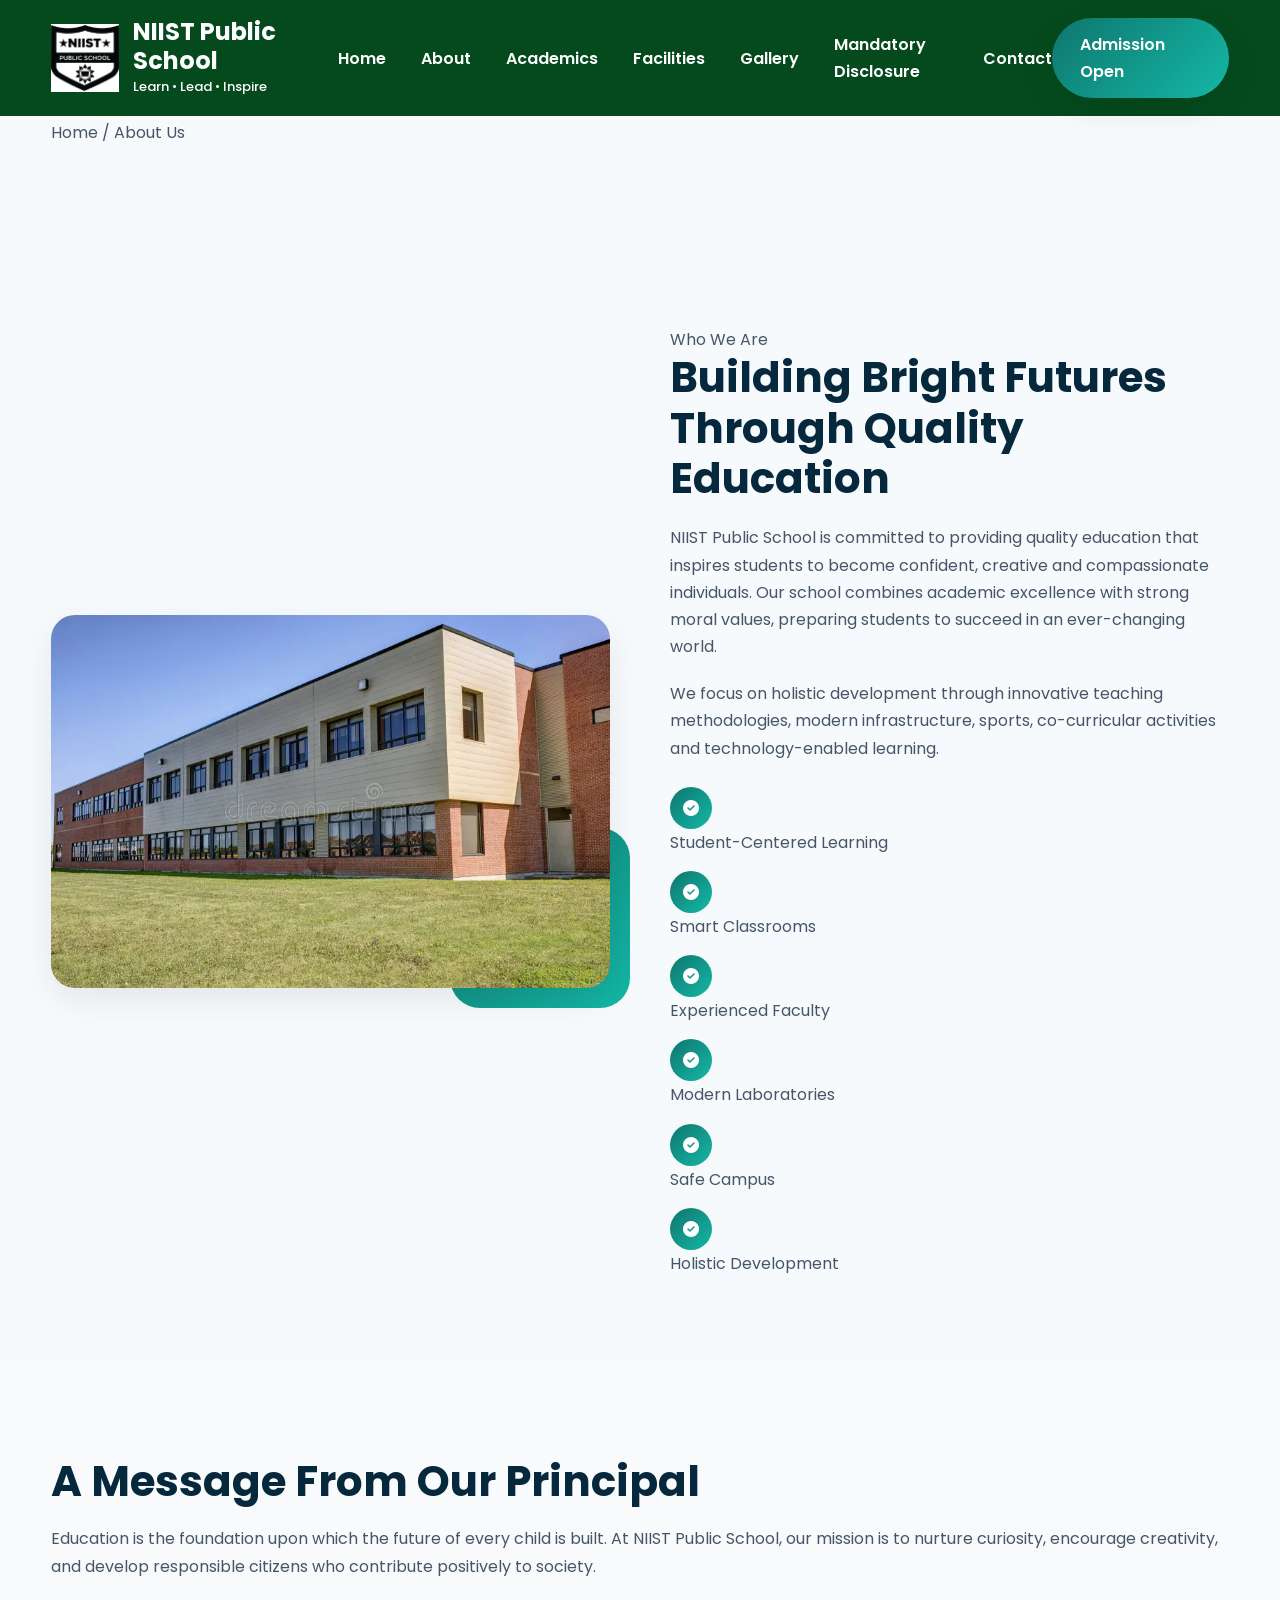
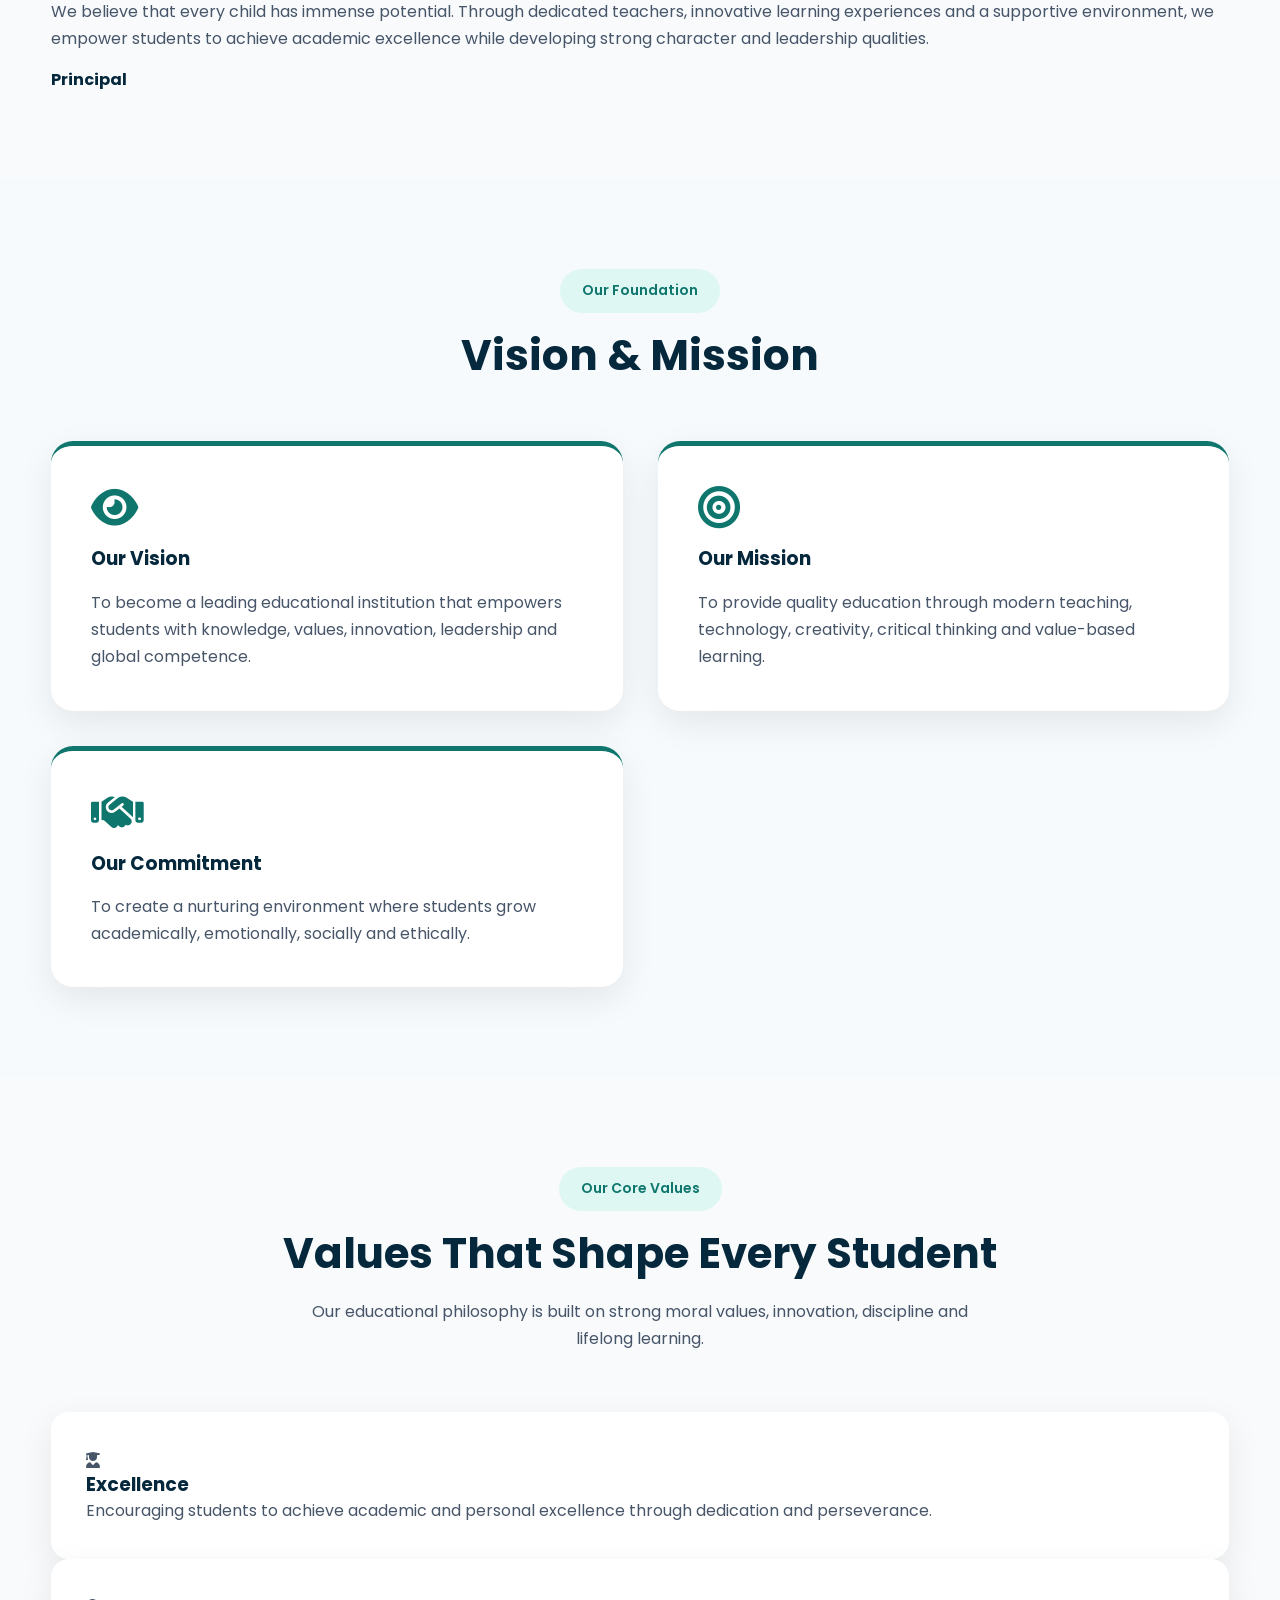
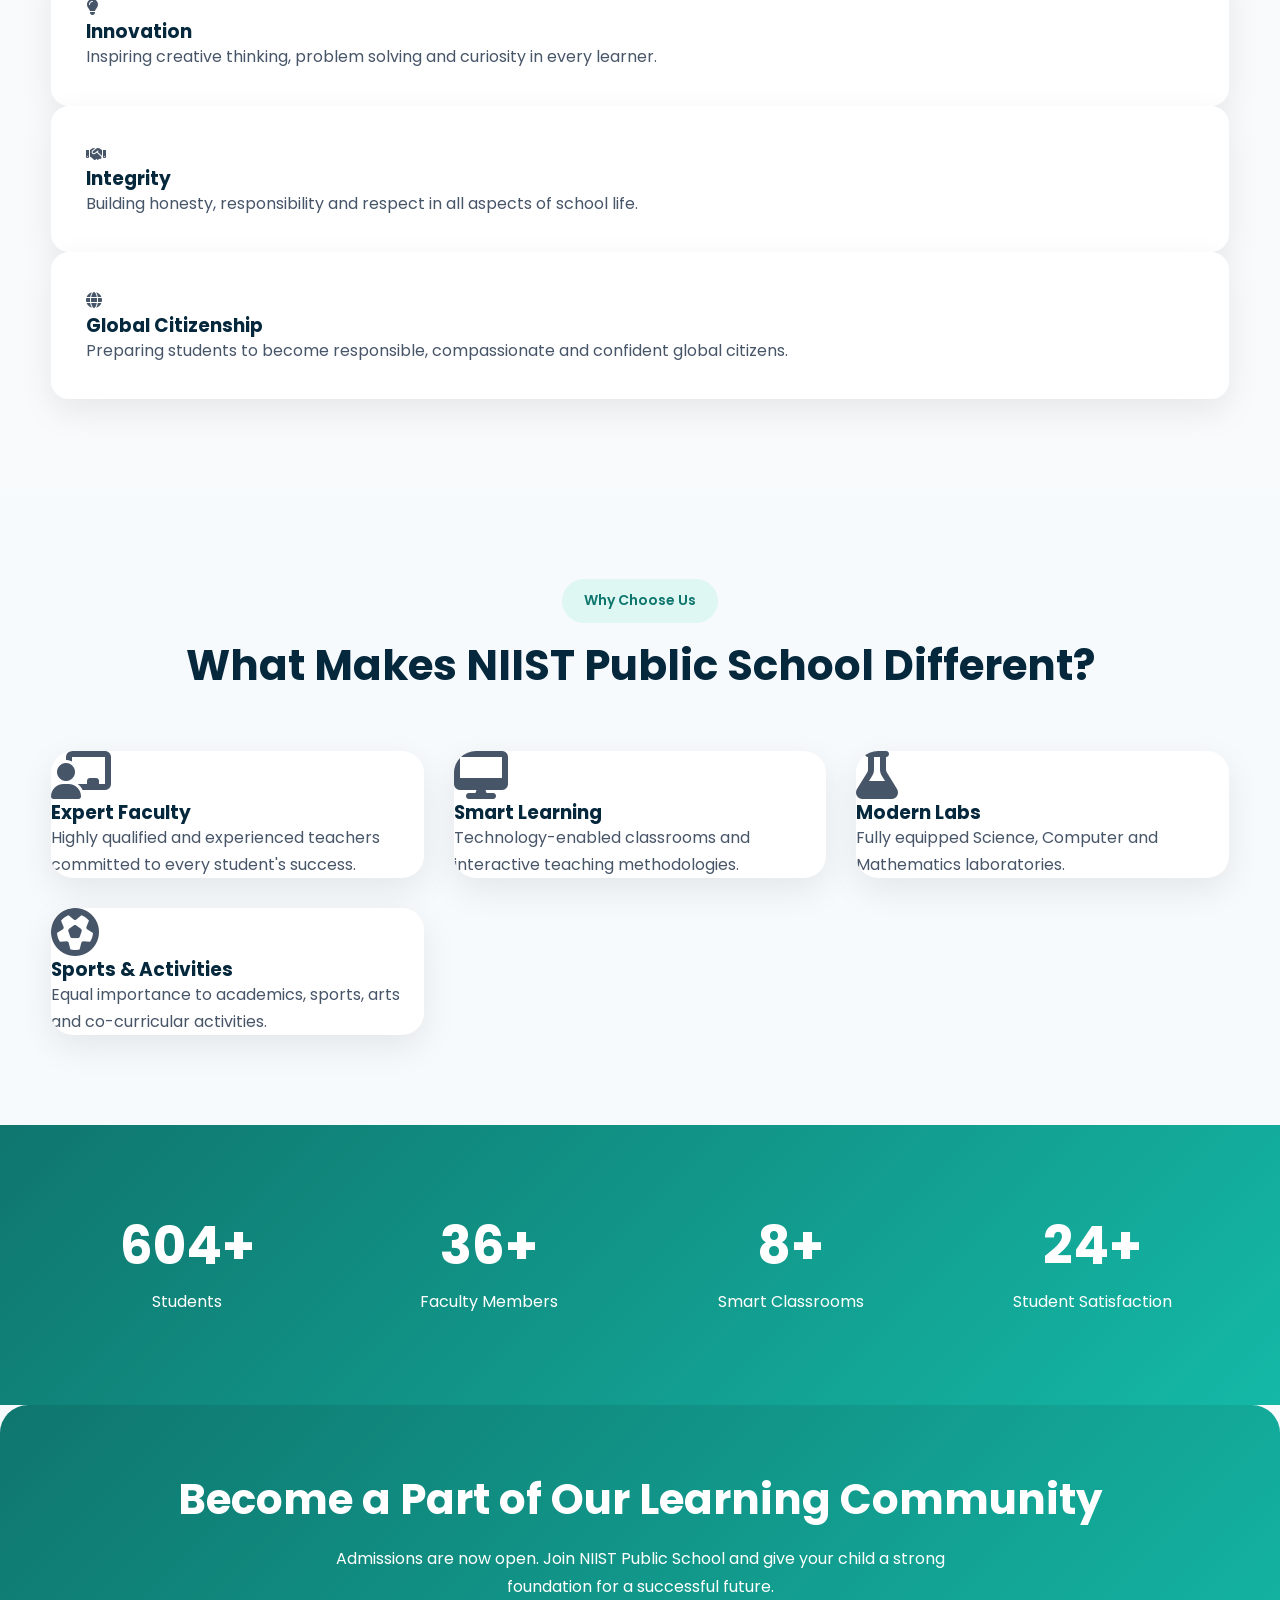
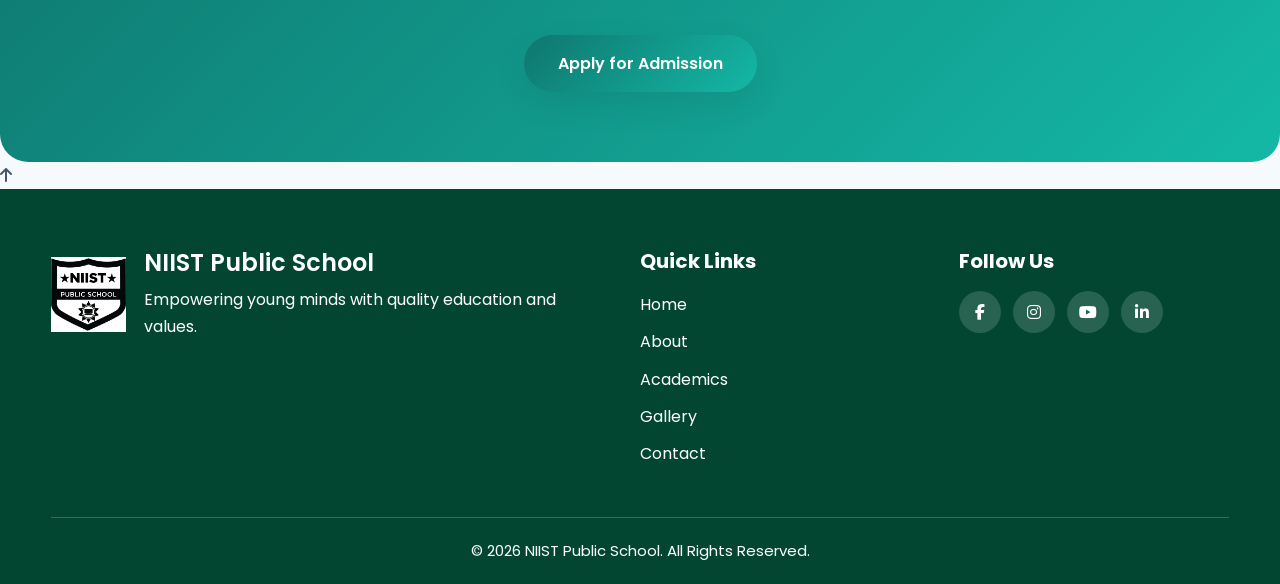
<file: about.html>
<!DOCTYPE html>
<html lang="en">

<head>

<meta charset="UTF-8">
<meta name="viewport" content="width=device-width, initial-scale=1.0">

<title>About Us | NIIST Public School</title>

<meta name="description"
content="Learn about NIIST Public School, our vision, mission, values, and commitment towards holistic education.">

<link rel="stylesheet" href="style.css">

<link rel="stylesheet"
href="https://cdnjs.cloudflare.com/ajax/libs/font-awesome/6.5.2/css/all.min.css">

<link href="https://fonts.googleapis.com/css2?family=Poppins:wght@300;400;500;600;700;800&display=swap"
rel="stylesheet">

</head>

<body>

<!-- ===========================
LOADER
=========================== -->

<div class="loader"></div>

<!-- ===========================
HEADER
=========================== -->

<header>

<div class="container">

<nav>

<div class="logo">

<img src="image/LOGO.jpeg" alt="School Logo">

<div>

<h3>NIIST Public School</h3>

<span>Learn • Lead • Inspire</span>

</div>

</div>

<ul class="nav-links">

<li><a href="index.html">Home</a></li>

<li><a href="about.html" class="active">About</a></li>

<li><a href="academics.html">Academics</a></li>

<li><a href="facilities.html">Facilities</a></li>

<li><a href="gallery.html">Gallery</a></li>

<li><a href="mandatory.html">Mandatory Disclosure</a></li>

<li><a href="contact.html">Contact</a></li>

</ul>

<a href="contact.html" class="nav-btn">

Admission Open

</a>

<div class="menu-btn">

<i class="fas fa-bars"></i>

</div>

</nav>

</div>

</header>

<!-- ===========================
PAGE BANNER
=========================== -->

<section class="page-banner">

<div class="container">

<div class="banner-content">

<h1>About Our School</h1>

<p>

Home /
<span>About Us</span>

</p>

</div>

</div>

</section>

<!-- ===========================
ABOUT SCHOOL
=========================== -->

<section class="section">

<div class="container">

<div class="about-grid">

<div class="about-image fade-up">

<img src="image/school.webp"
alt="About School">

</div>

<div class="about-content fade-up">

<span class="section-tag">

Who We Are

</span>

<h2>

Building Bright Futures Through
Quality Education

</h2>

<p>

NIIST Public School is committed to
providing quality education that inspires
students to become confident,
creative and compassionate individuals.
Our school combines academic excellence
with strong moral values,
preparing students to succeed in an
ever-changing world.

</p>

<p>

We focus on holistic development through
innovative teaching methodologies,
modern infrastructure,
sports,
co-curricular activities
and technology-enabled learning.

</p>

<div class="about-list">

<div>

<i class="fas fa-check-circle"></i>

Student-Centered Learning

</div>

<div>

<i class="fas fa-check-circle"></i>

Smart Classrooms

</div>

<div>

<i class="fas fa-check-circle"></i>

Experienced Faculty

</div>

<div>

<i class="fas fa-check-circle"></i>

Modern Laboratories

</div>

<div>

<i class="fas fa-check-circle"></i>

Safe Campus

</div>

<div>

<i class="fas fa-check-circle"></i>

Holistic Development

</div>

</div>

</div>

</div>

</div>

</section>

<!-- ===========================
PRINCIPAL MESSAGE
=========================== -->

<section class="principal section bg-light">

<div class="container">

<div class="principal-grid">

<!-- <div class="principal-image fade-up">

<img src="images/principal.jpg"
alt="Principal">

</div> -->

<div class="principal-content fade-up">


<h2>

A Message From Our Principal

</h2>

<p>

Education is the foundation upon which
the future of every child is built.
At NIIST Public School,
our mission is to nurture curiosity,
encourage creativity,
and develop responsible citizens who
contribute positively to society.

</p>

<p>

We believe that every child has immense
potential. Through dedicated teachers,
innovative learning experiences and
a supportive environment,
we empower students to achieve
academic excellence while developing
strong character and leadership qualities.

</p>

<h4>

Principal

</h4>

</div>

</div>

</div>

</section>

<!-- ===========================
VISION MISSION
=========================== -->

<section class="section">

<div class="container">

<div class="section-title">

<span>

Our Foundation

</span>

<h2>

Vision & Mission

</h2>

</div>

<div class="vision-grid">

<div class="vision-card fade-up">

<i class="fas fa-eye"></i>

<h3>

Our Vision

</h3>

<p>

To become a leading educational institution
that empowers students with knowledge,
values,
innovation,
leadership and global competence.

</p>

</div>

<div class="vision-card fade-up">

<i class="fas fa-bullseye"></i>

<h3>

Our Mission

</h3>

<p>

To provide quality education through
modern teaching,
technology,
creativity,
critical thinking
and value-based learning.

</p>

</div>

<div class="vision-card fade-up">

<i class="fas fa-handshake"></i>

<h3>

Our Commitment

</h3>

<p>

To create a nurturing environment where
students grow academically,
emotionally,
socially
and ethically.

</p>

</div>

</div>

</div>

</section>
<!-- ===========================
CORE VALUES
=========================== -->

<section class="section bg-light">

    <div class="container">

        <div class="section-title">

            <span>Our Core Values</span>

            <h2>Values That Shape Every Student</h2>

            <p>
                Our educational philosophy is built on strong moral values,
                innovation, discipline and lifelong learning.
            </p>

        </div>

        <div class="card-grid">

            <div class="card fade-up">

                <i class="fas fa-user-graduate"></i>

                <h3>Excellence</h3>

                <p>
                    Encouraging students to achieve academic and personal
                    excellence through dedication and perseverance.
                </p>

            </div>

            <div class="card fade-up">

                <i class="fas fa-lightbulb"></i>

                <h3>Innovation</h3>

                <p>
                    Inspiring creative thinking, problem solving and
                    curiosity in every learner.
                </p>

            </div>

            <div class="card fade-up">

                <i class="fas fa-handshake"></i>

                <h3>Integrity</h3>

                <p>
                    Building honesty, responsibility and respect
                    in all aspects of school life.
                </p>

            </div>

            <div class="card fade-up">

                <i class="fas fa-globe"></i>

                <h3>Global Citizenship</h3>

                <p>
                    Preparing students to become responsible,
                    compassionate and confident global citizens.
                </p>

            </div>

        </div>

    </div>

</section>

<!-- ===========================
WHY CHOOSE US
=========================== -->

<section class="section">

    <div class="container">

        <div class="section-title">

            <span>Why Choose Us</span>

            <h2>What Makes NIIST Public School Different?</h2>

        </div>

        <div class="facility-grid">

            <div class="facility-card">

                <i class="fas fa-chalkboard-teacher fa-3x"></i>

                <h3>Expert Faculty</h3>

                <p>
                    Highly qualified and experienced teachers committed
                    to every student's success.
                </p>

            </div>

            <div class="facility-card">

                <i class="fas fa-desktop fa-3x"></i>

                <h3>Smart Learning</h3>

                <p>
                    Technology-enabled classrooms and interactive
                    teaching methodologies.
                </p>

            </div>

            <div class="facility-card">

                <i class="fas fa-flask fa-3x"></i>

                <h3>Modern Labs</h3>

                <p>
                    Fully equipped Science, Computer and Mathematics
                    laboratories.
                </p>

            </div>

            <div class="facility-card">

                <i class="fas fa-futbol fa-3x"></i>

                <h3>Sports & Activities</h3>

                <p>
                    Equal importance to academics, sports,
                    arts and co-curricular activities.
                </p>

            </div>

        </div>

    </div>

</section>

<!-- ===========================
INFRASTRUCTURE
=========================== -->

<!-- <section class="section bg-light">

    <div class="container">

        <div class="section-title">

            <span>Infrastructure</span>

            <h2>Modern Campus Facilities</h2>

        </div>

        <div class="gallery-grid">

            <img src="images/campus1.jpg" alt="Campus">

            <img src="images/campus2.jpg" alt="Library">

            <img src="images/campus3.jpg" alt="Laboratory">

            <img src="images/campus4.jpg" alt="Smart Classroom">

            <img src="images/campus5.jpg" alt="Sports">

            <img src="images/campus6.jpg" alt="School Building">

        </div>

    </div>

</section> -->

<!-- ===========================
ACHIEVEMENTS
=========================== -->

<section class="counter">

    <div class="container">

        <div class="counter-grid">

            <div class="counter-item">

                <h2 data-target="2500">0</h2>

                <p>Students</p>

            </div>

            <div class="counter-item">

                <h2 data-target="150">0</h2>

                <p>Faculty Members</p>

            </div>

            <div class="counter-item">

                <h2 data-target="35">0</h2>

                <p>Smart Classrooms</p>

            </div>

            <div class="counter-item">

                <h2 data-target="100">0</h2>

                <p>Student Satisfaction</p>

            </div>

        </div>

    </div>

</section>

<!-- ===========================
CALL TO ACTION
=========================== -->

<section class="newsletter">

    <div class="container">

        <h2>Become a Part of Our Learning Community</h2>

        <p>
            Admissions are now open. Join NIIST Public School and
            give your child a strong foundation for a successful future.
        </p>

        <a href="contact.html" class="btn btn-primary">

            Apply for Admission

        </a>

    </div>

</section>

<!-- ===========================
BACK TO TOP
=========================== -->

<a href="#" class="back-top">

    <i class="fas fa-arrow-up"></i>

</a>

<!-- ===========================
FOOTER
=========================== -->

<footer>

    <div class="container">

        <div class="footer-grid">

            <!-- School -->

            <div class="footer-brand">

                <img src="image/LOGO.jpeg" alt="NIIST Public School Logo">

                <div class="footer-brand-text">
                    <h3>NIIST Public School</h3>
                    <p>Empowering young minds with quality education and values.</p>
                </div>

            </div>

            <!-- Quick Links -->

            <div>

                <h4>Quick Links</h4>

                <ul class="footer-links">
                    <li><a href="index.html">Home</a></li>
                    <li><a href="about.html">About</a></li>
                    <li><a href="academics.html">Academics</a></li>
                    <li><a href="gallery.html">Gallery</a></li>
                    <li><a href="contact.html">Contact</a></li>
                </ul>

            </div>

            <!-- Social -->

            <div>

                <h4>Follow Us</h4>

                <div class="social-links">
                    <a href="#"><i class="fab fa-facebook-f"></i></a>
                    <a href="#"><i class="fab fa-instagram"></i></a>
                    <a href="#"><i class="fab fa-youtube"></i></a>
                    <a href="#"><i class="fab fa-linkedin-in"></i></a>
                </div>

            </div>

        </div>

        <hr>

        <p class="copyright">
            © <span id="year"></span> NIIST Public School. All Rights Reserved.
        </p>

    </div>

</footer>
<script src="script.js"></script>

</body>
</html>
</file>
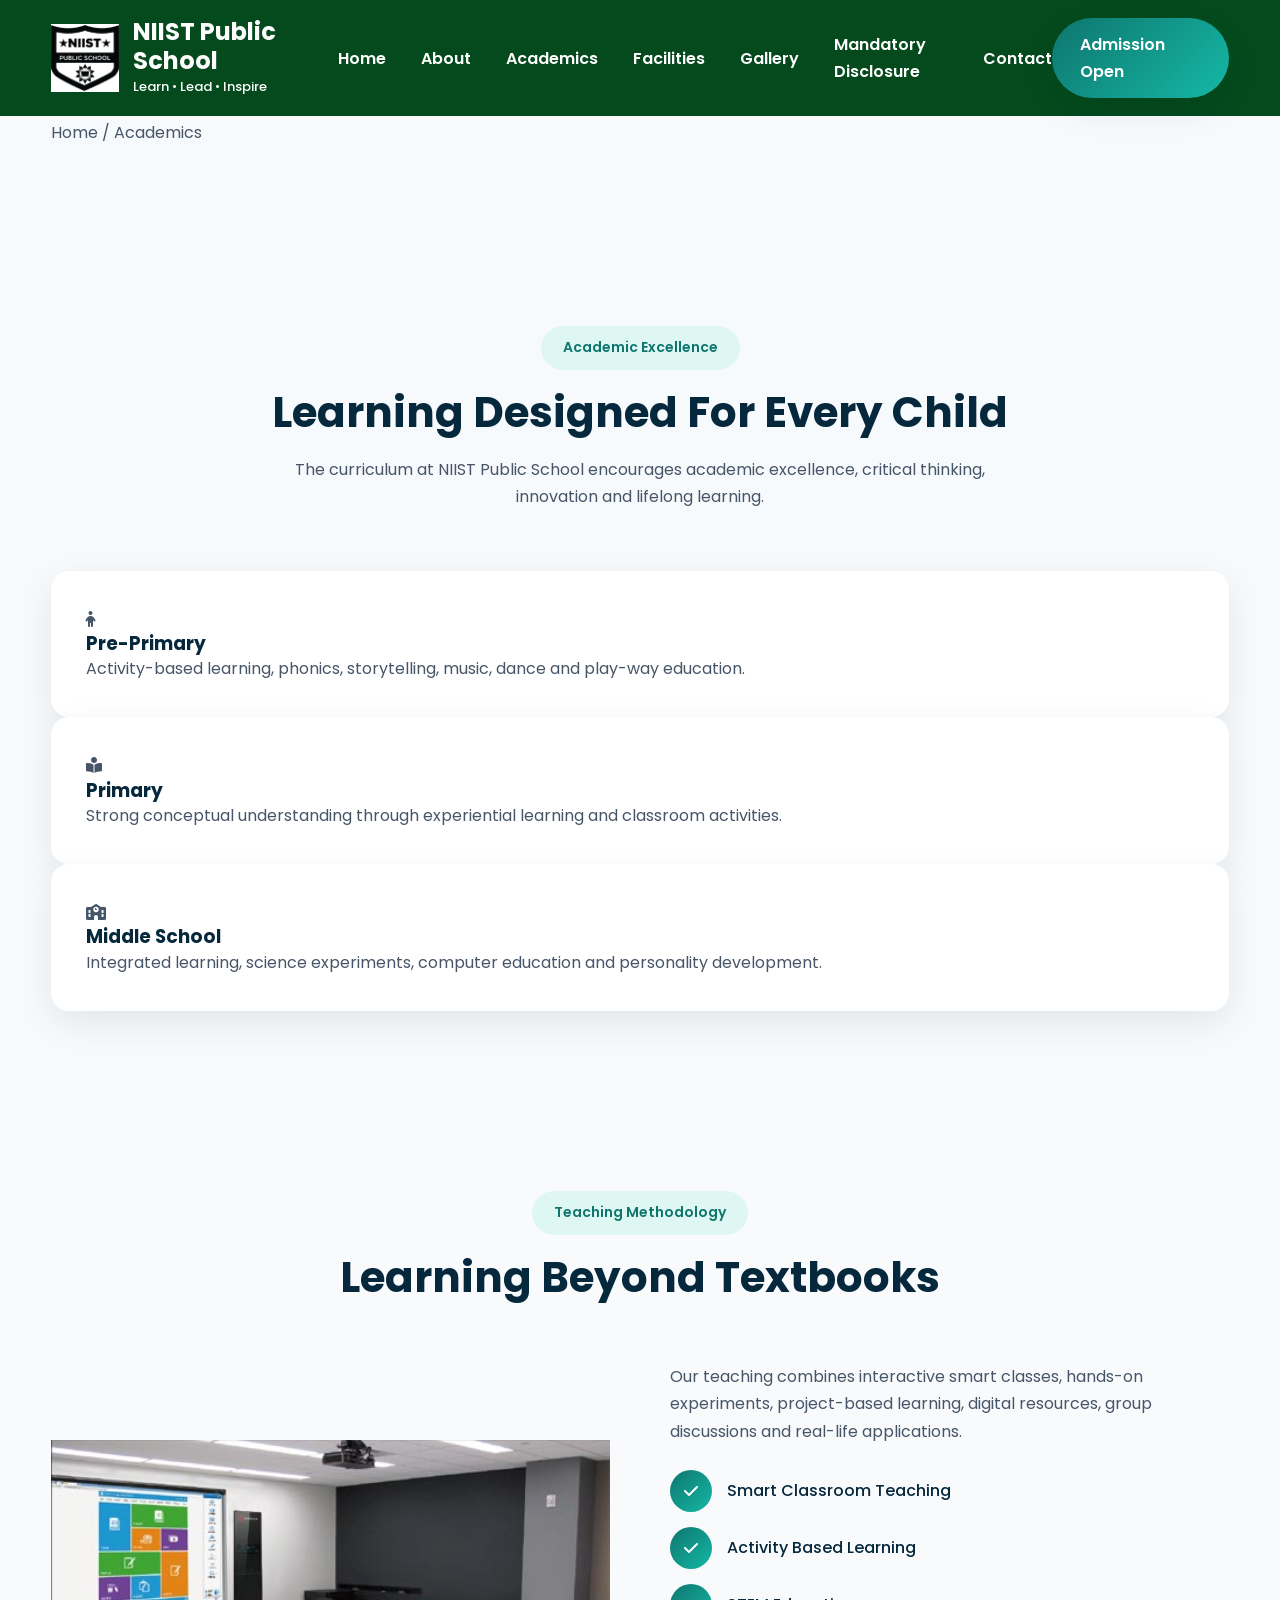
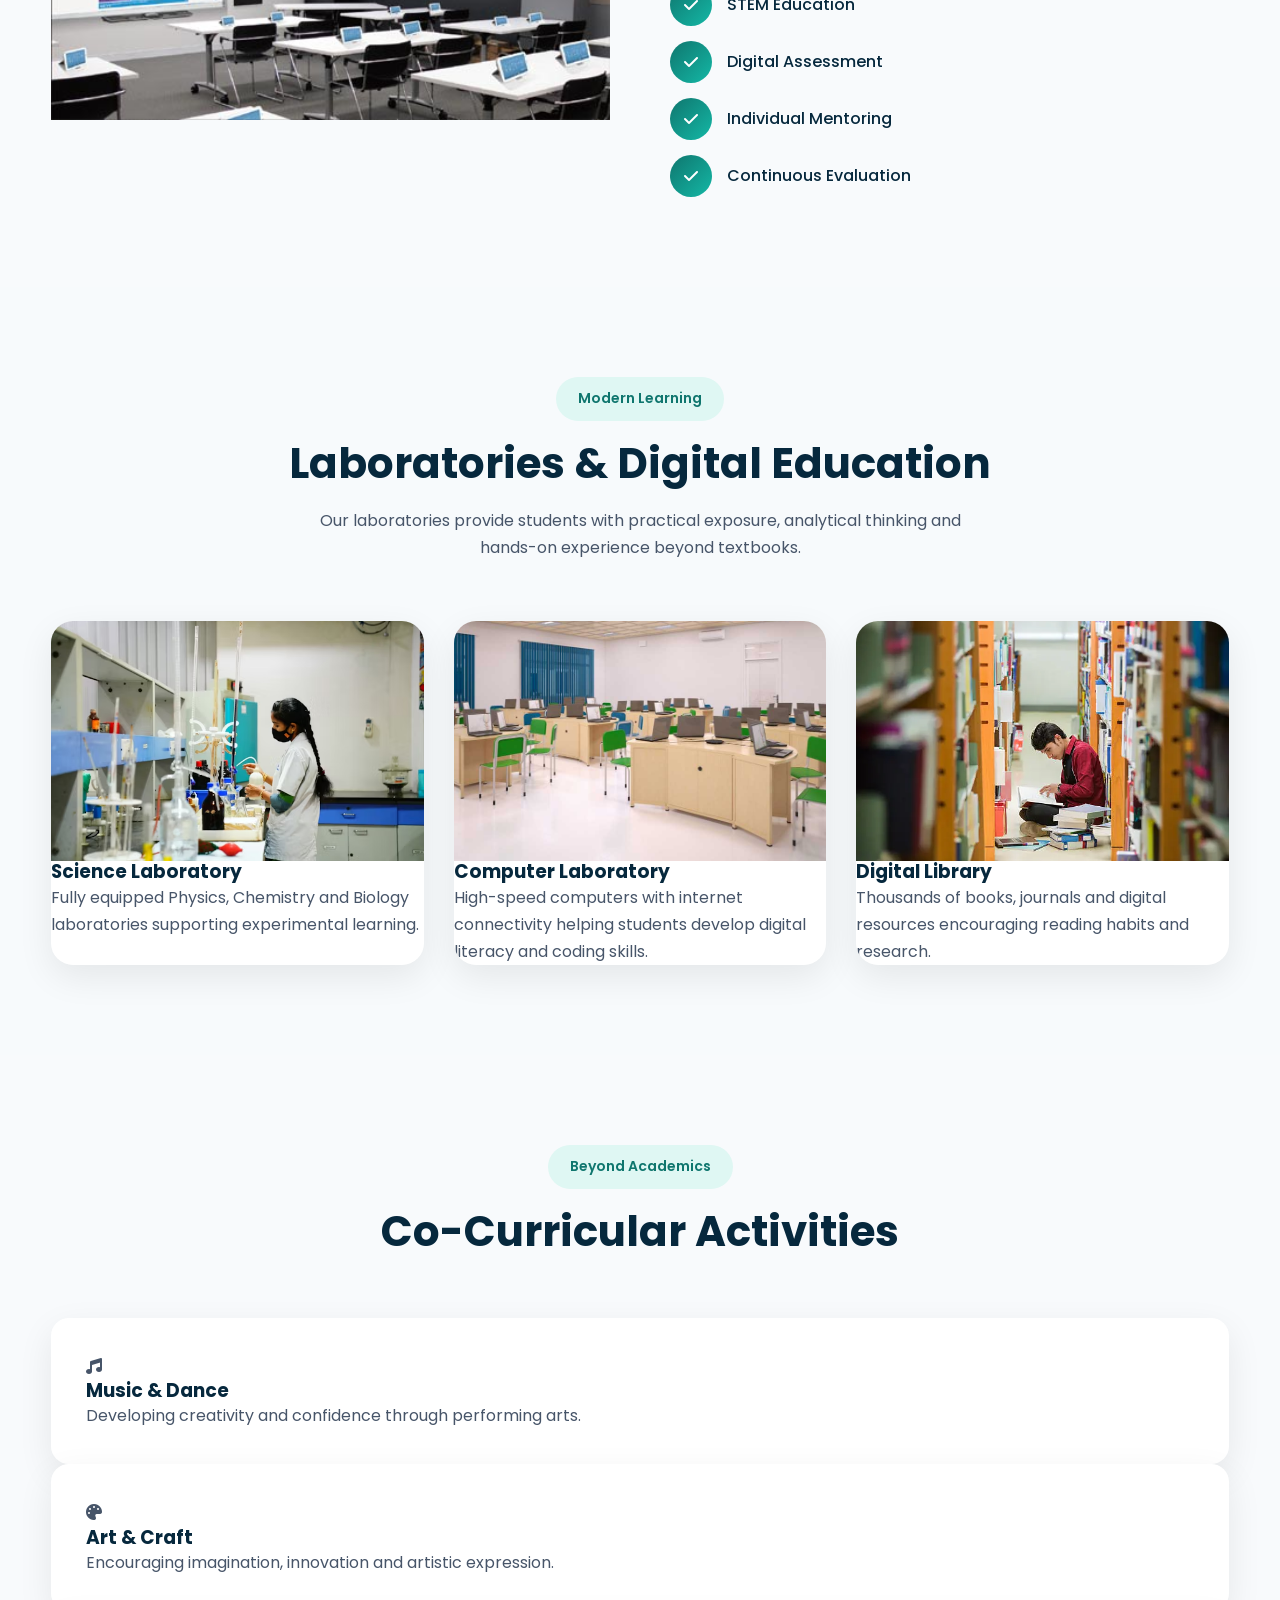
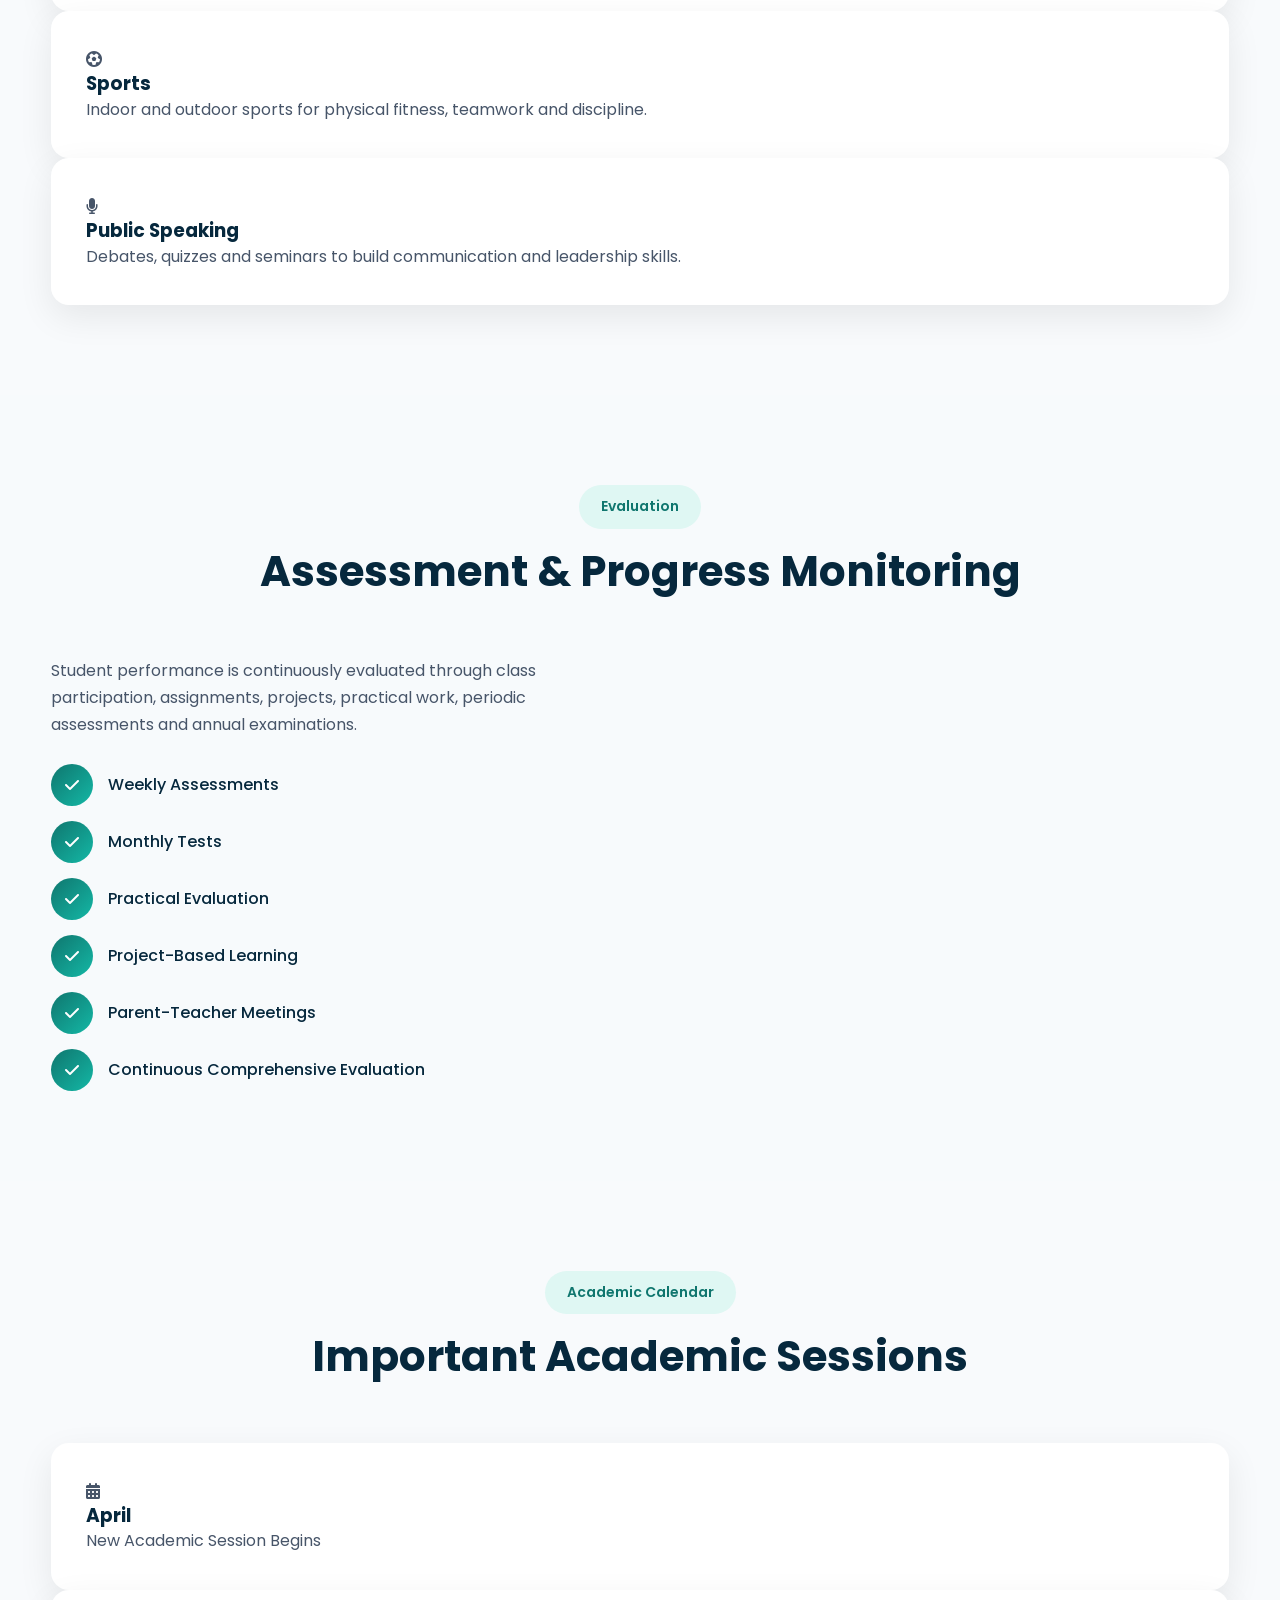
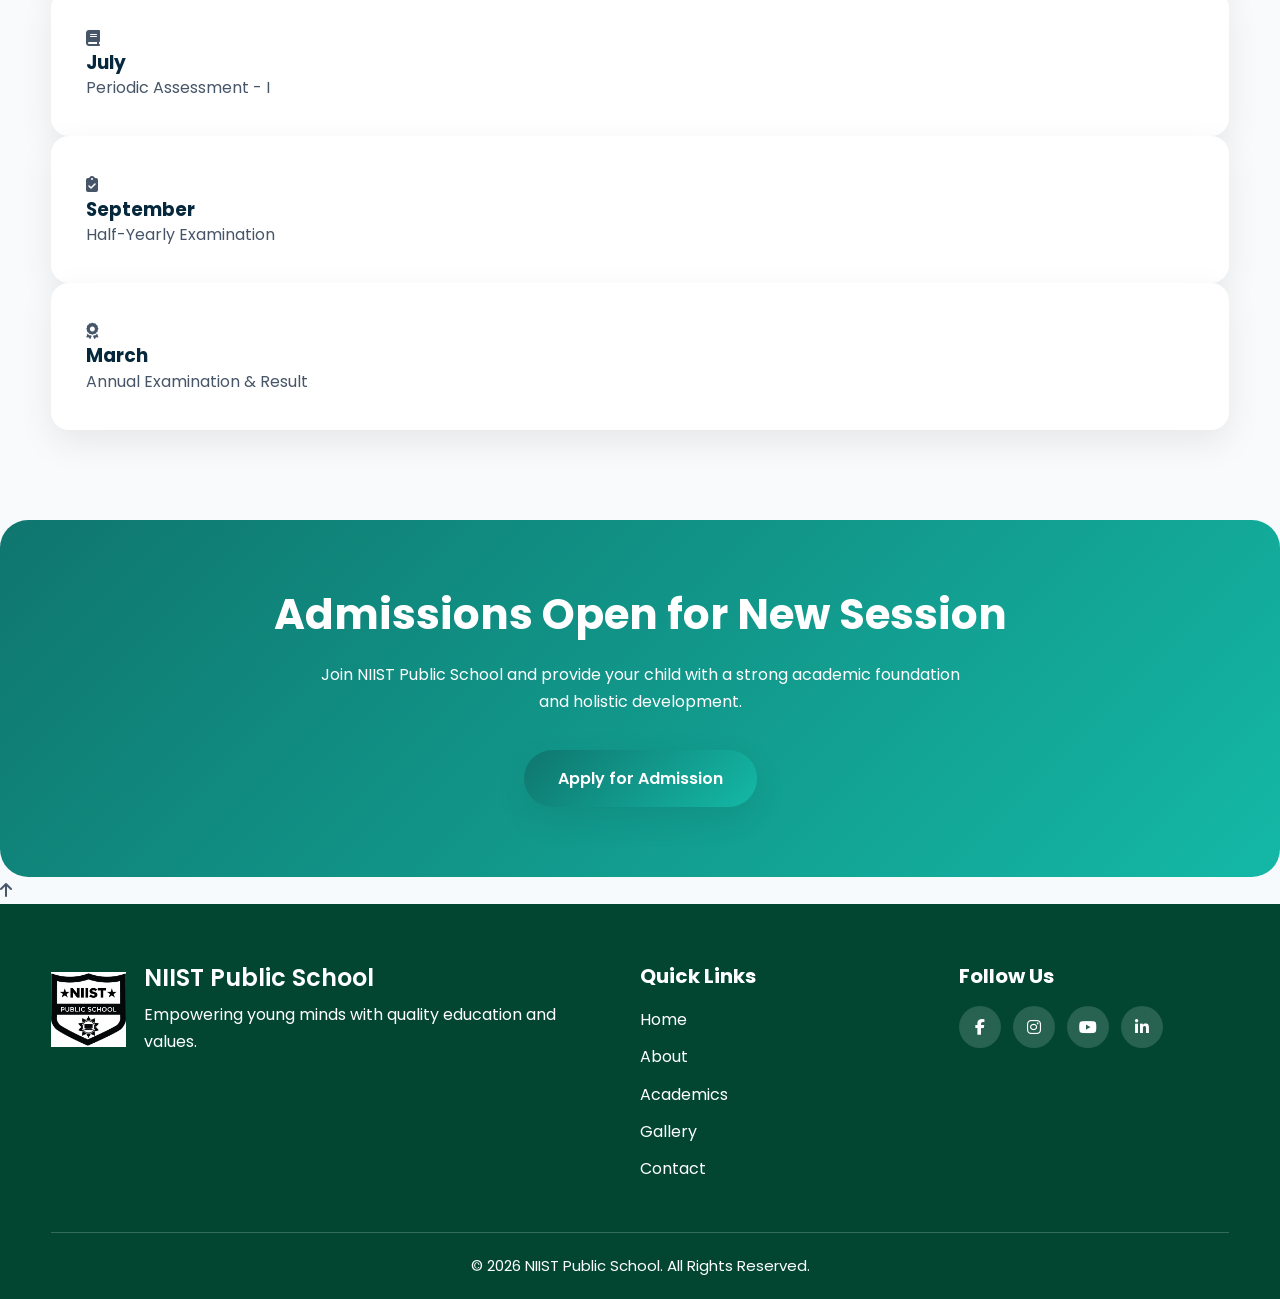
<file: academics.html>
<!DOCTYPE html>
<html lang="en">

<head>

<meta charset="UTF-8">

<meta name="viewport" content="width=device-width, initial-scale=1.0">

<title>Academics | NIIST Public School</title>

<meta name="description"
content="Academic programmes of NIIST Public School.">

<link rel="stylesheet" href="style.css">

<link rel="stylesheet"
href="https://cdnjs.cloudflare.com/ajax/libs/font-awesome/6.5.2/css/all.min.css">

</head>

<body>

<div class="loader"></div>

<header>

<div class="container">

<nav>

<div class="logo">

<img src="image/LOGO.jpeg" alt="Logo">

<div>

<h3>NIIST Public School</h3>

<span>Learn • Lead • Inspire</span>

</div>

</div>

<ul class="nav-links">

<li><a href="index.html">Home</a></li>

<li><a href="about.html">About</a></li>

<li><a href="academics.html" class="active">Academics</a></li>

<li><a href="facilities.html">Facilities</a></li>

<li><a href="gallery.html">Gallery</a></li>

<li><a href="mandatory.html">Mandatory Disclosure</a></li>

<li><a href="contact.html">Contact</a></li>

</ul>

<a href="contact.html" class="nav-btn">

Admission Open

</a>

<div class="menu-btn">

<i class="fas fa-bars"></i>

</div>

</nav>

</div>

</header>

<section class="page-banner">

<div class="container">

<h1>Academics</h1>

<p>

Home /

<span>Academics</span>

</p>

</div>

</section>

<section class="section">

<div class="container">

<div class="section-title">

<span>Academic Excellence</span>

<h2>

Learning Designed For Every Child

</h2>

<p>

The curriculum at NIIST Public School
encourages academic excellence,
critical thinking,
innovation
and lifelong learning.

</p>

</div>

<div class="card-grid">

<div class="card fade-up">

<i class="fas fa-child"></i>

<h3>Pre-Primary</h3>

<p>

Activity-based learning,
phonics,
storytelling,
music,
dance
and play-way education.

</p>

</div>

<div class="card fade-up">

<i class="fas fa-book-reader"></i>

<h3>Primary</h3>

<p>

Strong conceptual understanding
through experiential learning
and classroom activities.

</p>

</div>

<div class="card fade-up">

<i class="fas fa-school"></i>

<h3>Middle School</h3>

<p>

Integrated learning,
science experiments,
computer education
and personality development.

</p>

</div>

<!-- <div class="card fade-up">

<i class="fas fa-user-graduate"></i>

<h3>Secondary</h3>

<p>

Board examination preparation,
career guidance,
competitive foundation
and practical learning.

</p>

</div>

</div>

</div> -->

</section>

<section class="section bg-light">

<div class="container">

<div class="section-title">

<span>Teaching Methodology</span>

<h2>

Learning Beyond Textbooks

</h2>

</div>

<div class="about-grid">

<div>

<img src="image/smart class room.jpg"
alt="Classroom">

</div>

<div>

<p>

Our teaching combines
interactive smart classes,
hands-on experiments,
project-based learning,
digital resources,
group discussions
and real-life applications.

</p>

<ul class="about-list">

<li><i class="fas fa-check"></i> Smart Classroom Teaching</li>

<li><i class="fas fa-check"></i> Activity Based Learning</li>

<li><i class="fas fa-check"></i> STEM Education</li>

<li><i class="fas fa-check"></i> Digital Assessment</li>

<li><i class="fas fa-check"></i> Individual Mentoring</li>

<li><i class="fas fa-check"></i> Continuous Evaluation</li>

</ul>

</div>

</div>

</div>

</section>
<!-- ===========================
SCIENCE & COMPUTER LABS
=========================== -->

<section class="section">

    <div class="container">

        <div class="section-title">

            <span>Modern Learning</span>

            <h2>Laboratories & Digital Education</h2>

            <p>
                Our laboratories provide students with practical exposure,
                analytical thinking and hands-on experience beyond textbooks.
            </p>

        </div>

        <div class="facility-grid">

            <div class="facility-card fade-up">

                <img src="image/science lab.avif" alt="Science Lab">

                <h3>Science Laboratory</h3>

                <p>
                    Fully equipped Physics, Chemistry and Biology laboratories
                    supporting experimental learning.
                </p>

            </div>

            <div class="facility-card fade-up">

                <img src="image/computer lab.jpg" alt="Computer Lab">

                <h3>Computer Laboratory</h3>

                <p>
                    High-speed computers with internet connectivity helping
                    students develop digital literacy and coding skills.
                </p>

            </div>

            <div class="facility-card fade-up">

                <img src="image/library.webp" alt="Library">

                <h3>Digital Library</h3>

                <p>
                    Thousands of books, journals and digital resources
                    encouraging reading habits and research.
                </p>

            </div>

        </div>

    </div>

</section>

<!-- ===========================
CO-CURRICULAR ACTIVITIES
=========================== -->

<section class="section bg-light">

    <div class="container">

        <div class="section-title">

            <span>Beyond Academics</span>

            <h2>Co-Curricular Activities</h2>

        </div>

        <div class="card-grid">

            <div class="card fade-up">

                <i class="fas fa-music"></i>

                <h3>Music & Dance</h3>

                <p>
                    Developing creativity and confidence through performing arts.
                </p>

            </div>

            <div class="card fade-up">

                <i class="fas fa-palette"></i>

                <h3>Art & Craft</h3>

                <p>
                    Encouraging imagination, innovation and artistic expression.
                </p>

            </div>

            <div class="card fade-up">

                <i class="fas fa-futbol"></i>

                <h3>Sports</h3>

                <p>
                    Indoor and outdoor sports for physical fitness,
                    teamwork and discipline.
                </p>

            </div>

            <div class="card fade-up">

                <i class="fas fa-microphone"></i>

                <h3>Public Speaking</h3>

                <p>
                    Debates, quizzes and seminars to build communication
                    and leadership skills.
                </p>

            </div>

        </div>

    </div>

</section>

<!-- ===========================
ASSESSMENT SYSTEM
=========================== -->

<section class="section">

    <div class="container">

        <div class="section-title">

            <span>Evaluation</span>

            <h2>Assessment & Progress Monitoring</h2>

        </div>

        <div class="about-grid">

            <!-- <div class="fade-up">

                <img src="images/assessment.jpg" alt="Assessment">

            </div> -->

            <div class="fade-up">

                <p>

                    Student performance is continuously evaluated through
                    class participation, assignments, projects, practical work,
                    periodic assessments and annual examinations.

                </p>

                <ul class="about-list">

                    <li><i class="fas fa-check"></i> Weekly Assessments</li>

                    <li><i class="fas fa-check"></i> Monthly Tests</li>

                    <li><i class="fas fa-check"></i> Practical Evaluation</li>

                    <li><i class="fas fa-check"></i> Project-Based Learning</li>

                    <li><i class="fas fa-check"></i> Parent-Teacher Meetings</li>

                    <li><i class="fas fa-check"></i> Continuous Comprehensive Evaluation</li>

                </ul>

            </div>

        </div>

    </div>

</section>

<!-- ===========================
ACADEMIC CALENDAR
=========================== -->

<section class="section bg-light">

    <div class="container">

        <div class="section-title">

            <span>Academic Calendar</span>

            <h2>Important Academic Sessions</h2>

        </div>

        <div class="card-grid">

            <div class="card">

                <i class="fas fa-calendar-alt"></i>

                <h3>April</h3>

                <p>New Academic Session Begins</p>

            </div>

            <div class="card">

                <i class="fas fa-book"></i>

                <h3>July</h3>

                <p>Periodic Assessment - I</p>

            </div>

            <div class="card">

                <i class="fas fa-clipboard-check"></i>

                <h3>September</h3>

                <p>Half-Yearly Examination</p>

            </div>

            <div class="card">

                <i class="fas fa-award"></i>

                <h3>March</h3>

                <p>Annual Examination & Result</p>

            </div>

        </div>

    </div>

</section>

<!-- ===========================
ADMISSION CTA
=========================== -->

<section class="newsletter">

    <div class="container">

        <h2>Admissions Open for New Session</h2>

        <p>

            Join NIIST Public School and provide your child with
            a strong academic foundation and holistic development.

        </p>

        <a href="contact.html" class="btn btn-primary">

            Apply for Admission

        </a>

    </div>

</section>

<!-- ===========================
BACK TO TOP
=========================== -->

<a href="#" class="back-top">

    <i class="fas fa-arrow-up"></i>

</a>

<!-- ===========================
FOOTER
=========================== -->

<footer>

    <div class="container">

        <div class="footer-grid">

            <!-- School -->

            <div class="footer-brand">

                <img src="image/LOGO.jpeg" alt="NIIST Public School Logo">

                <div class="footer-brand-text">
                    <h3>NIIST Public School</h3>
                    <p>Empowering young minds with quality education and values.</p>
                </div>

            </div>

            <!-- Quick Links -->

            <div>

                <h4>Quick Links</h4>

                <ul class="footer-links">
                    <li><a href="index.html">Home</a></li>
                    <li><a href="about.html">About</a></li>
                    <li><a href="academics.html">Academics</a></li>
                    <li><a href="gallery.html">Gallery</a></li>
                    <li><a href="contact.html">Contact</a></li>
                </ul>

            </div>

            <!-- Social -->

            <div>

                <h4>Follow Us</h4>

                <div class="social-links">
                    <a href="#"><i class="fab fa-facebook-f"></i></a>
                    <a href="#"><i class="fab fa-instagram"></i></a>
                    <a href="#"><i class="fab fa-youtube"></i></a>
                    <a href="#"><i class="fab fa-linkedin-in"></i></a>
                </div>

            </div>

        </div>

        <hr>

        <p class="copyright">
            © <span id="year"></span> NIIST Public School. All Rights Reserved.
        </p>

    </div>

</footer>

<script src="script.js"></script>

</body>
</html>
</file>
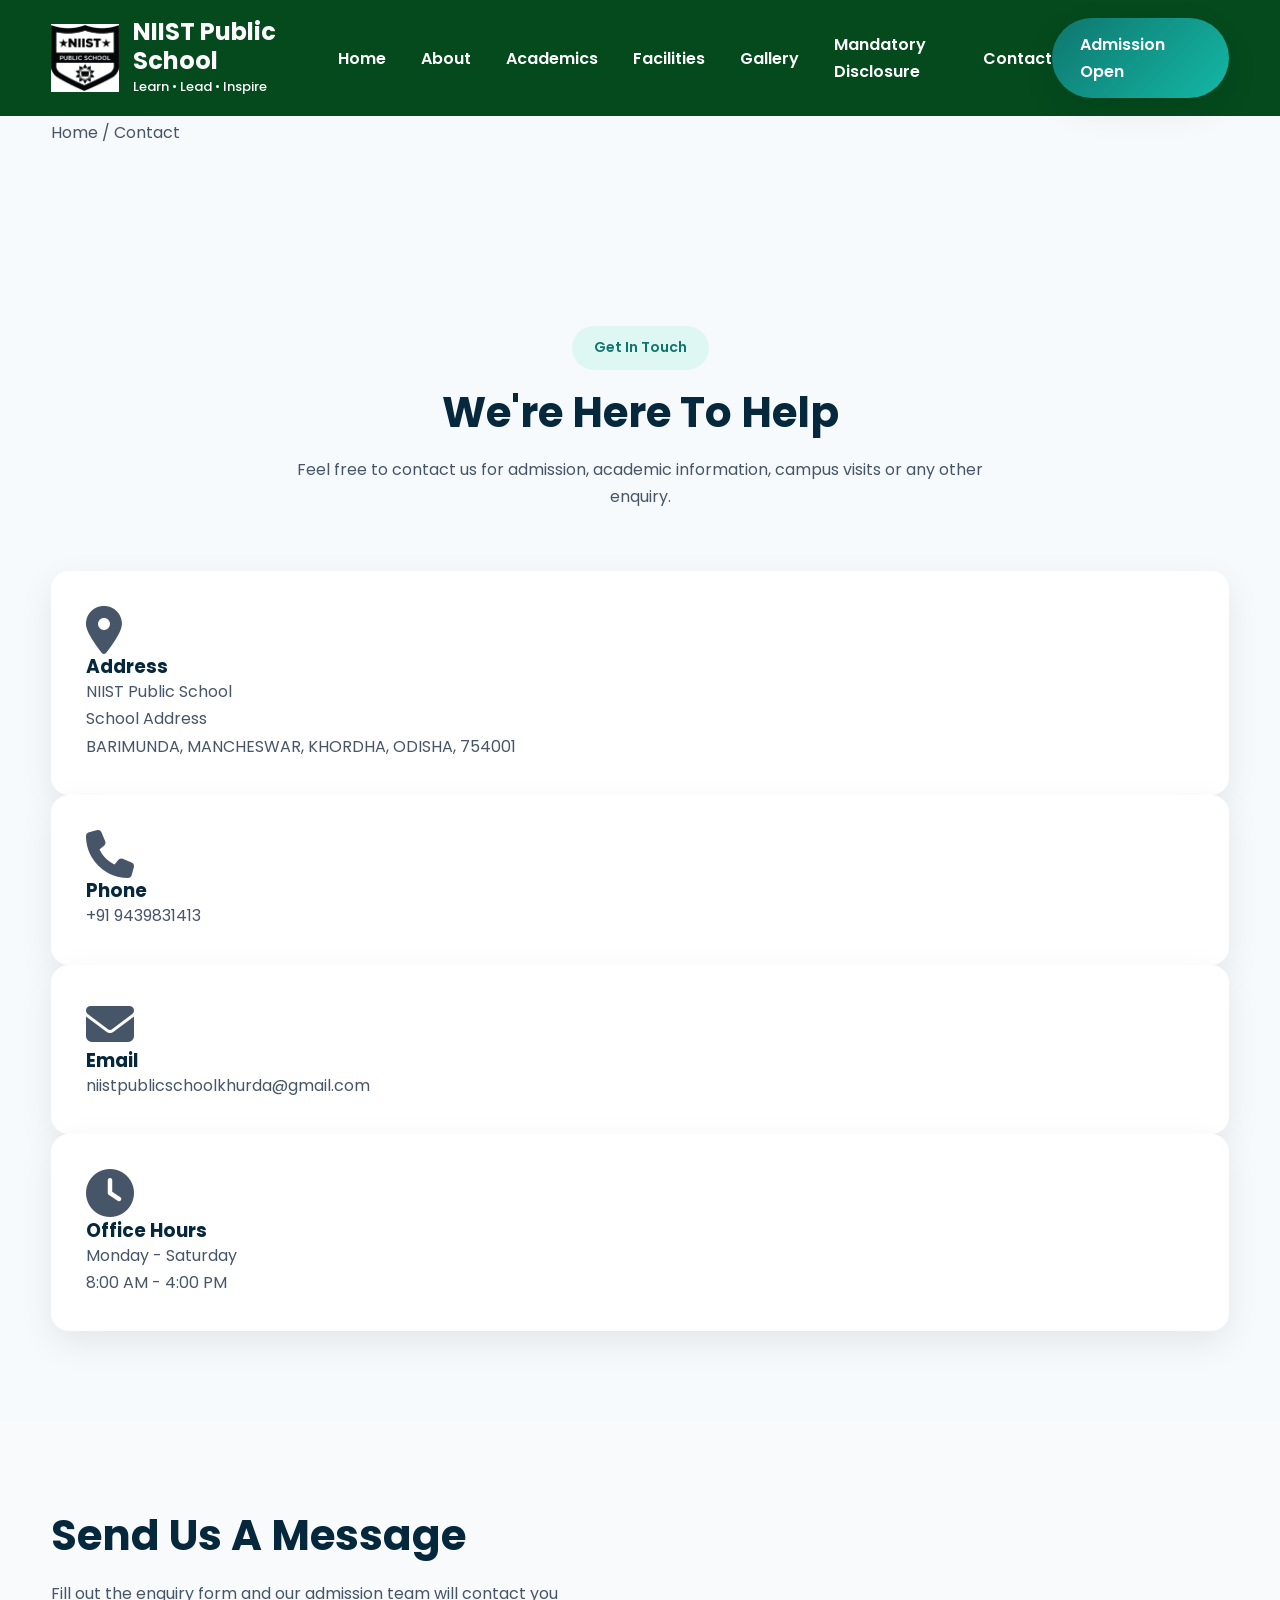
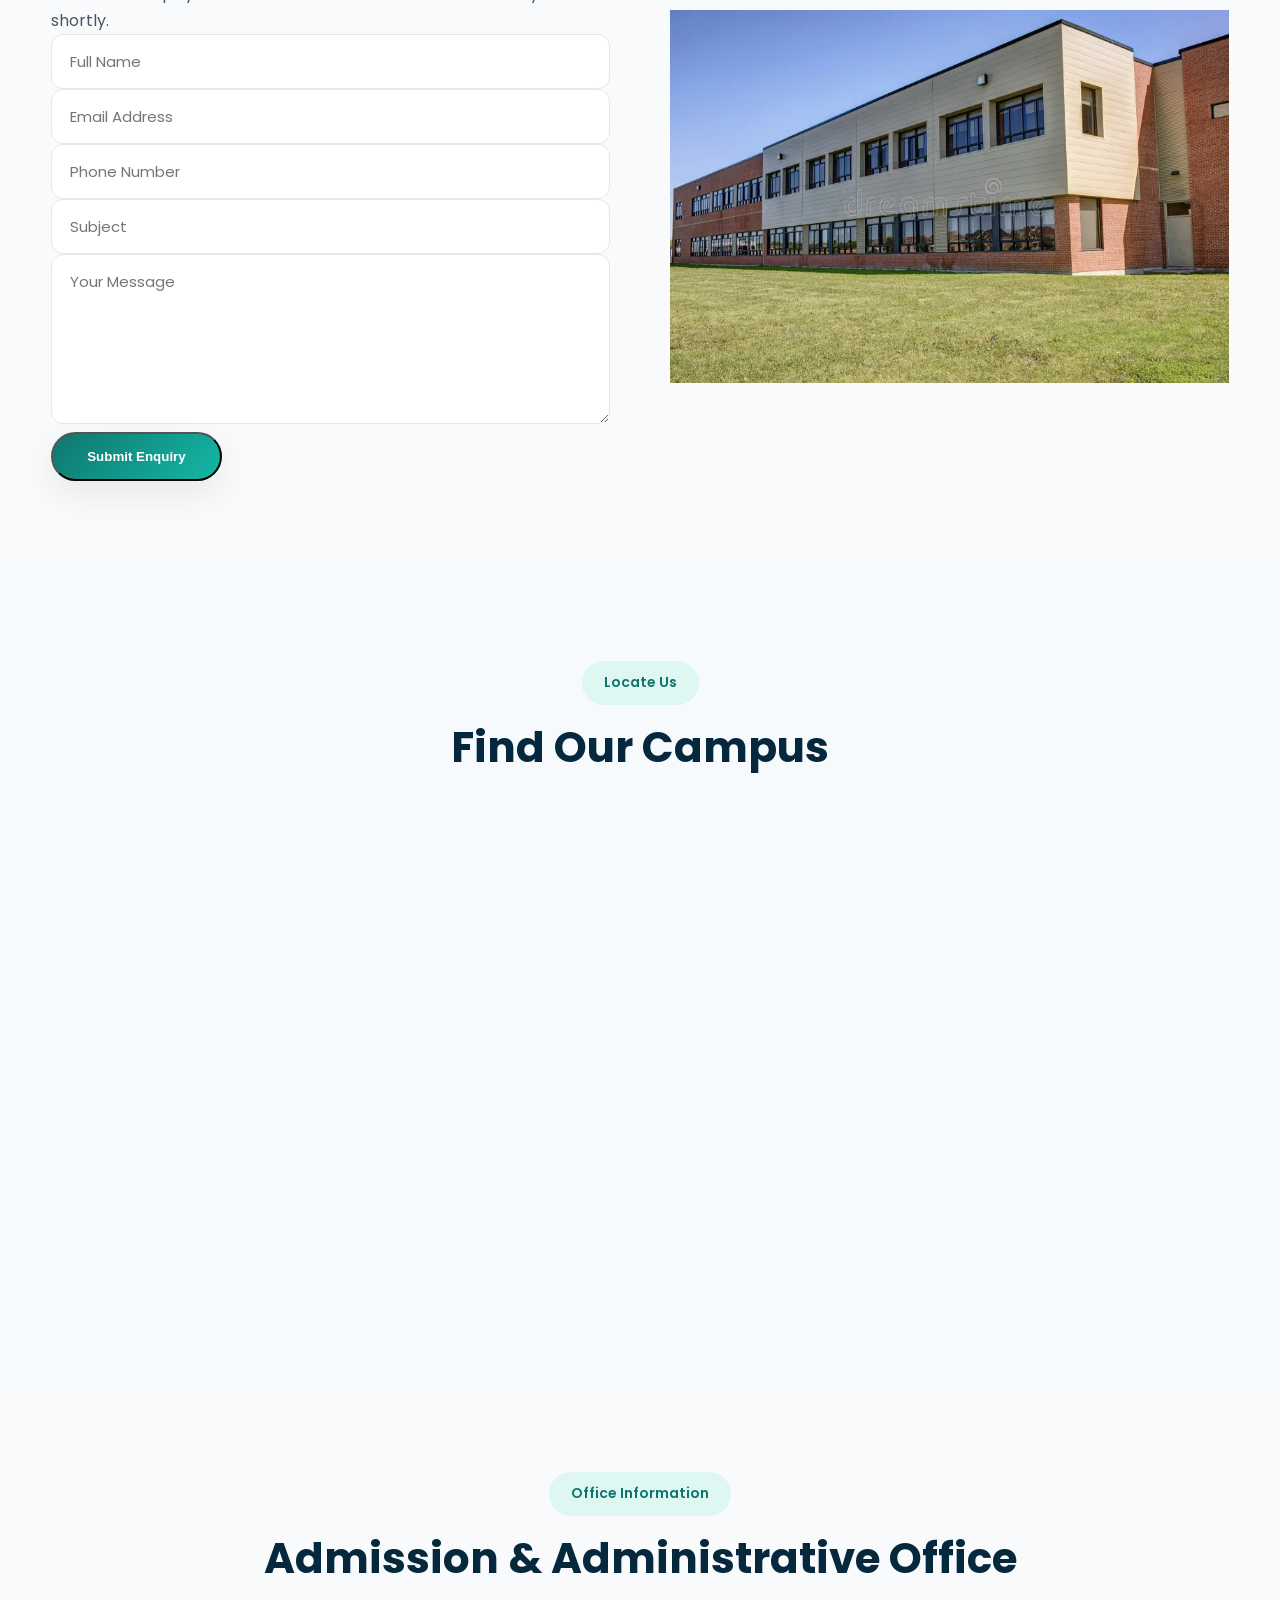
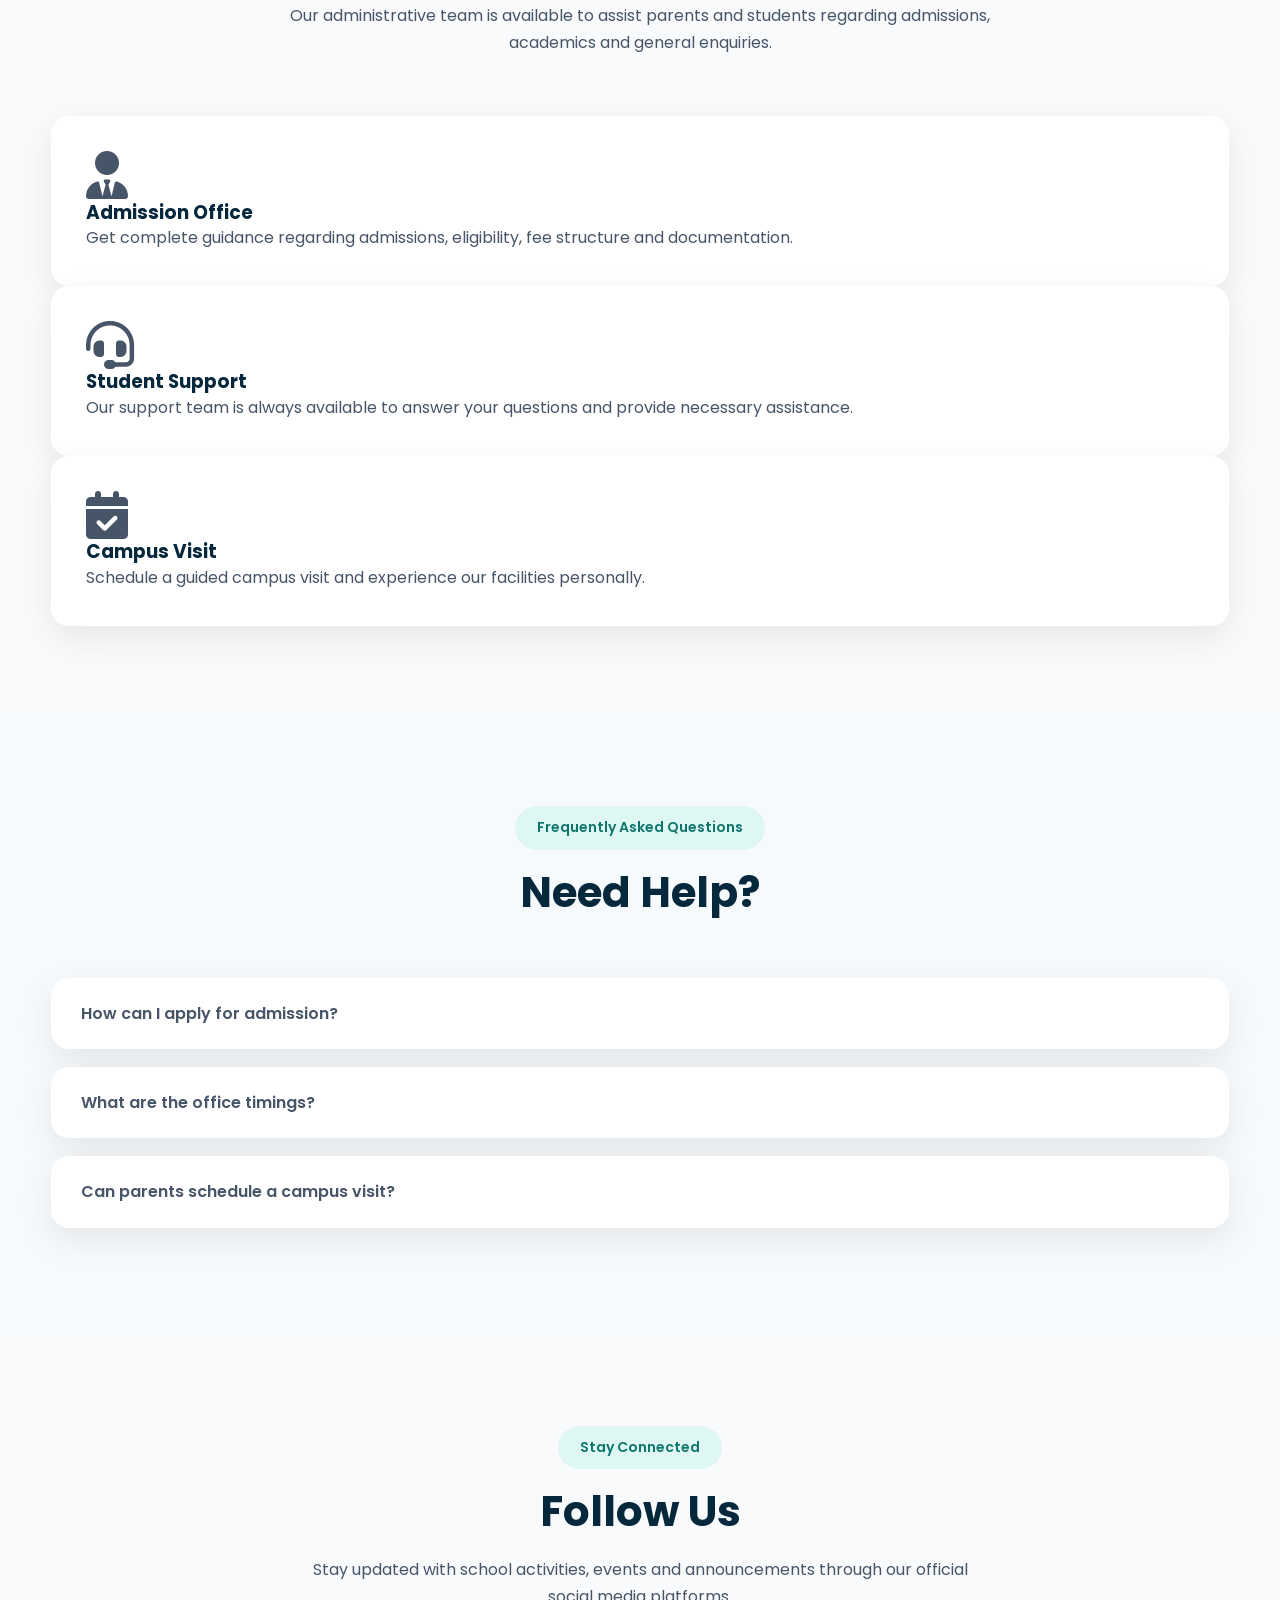
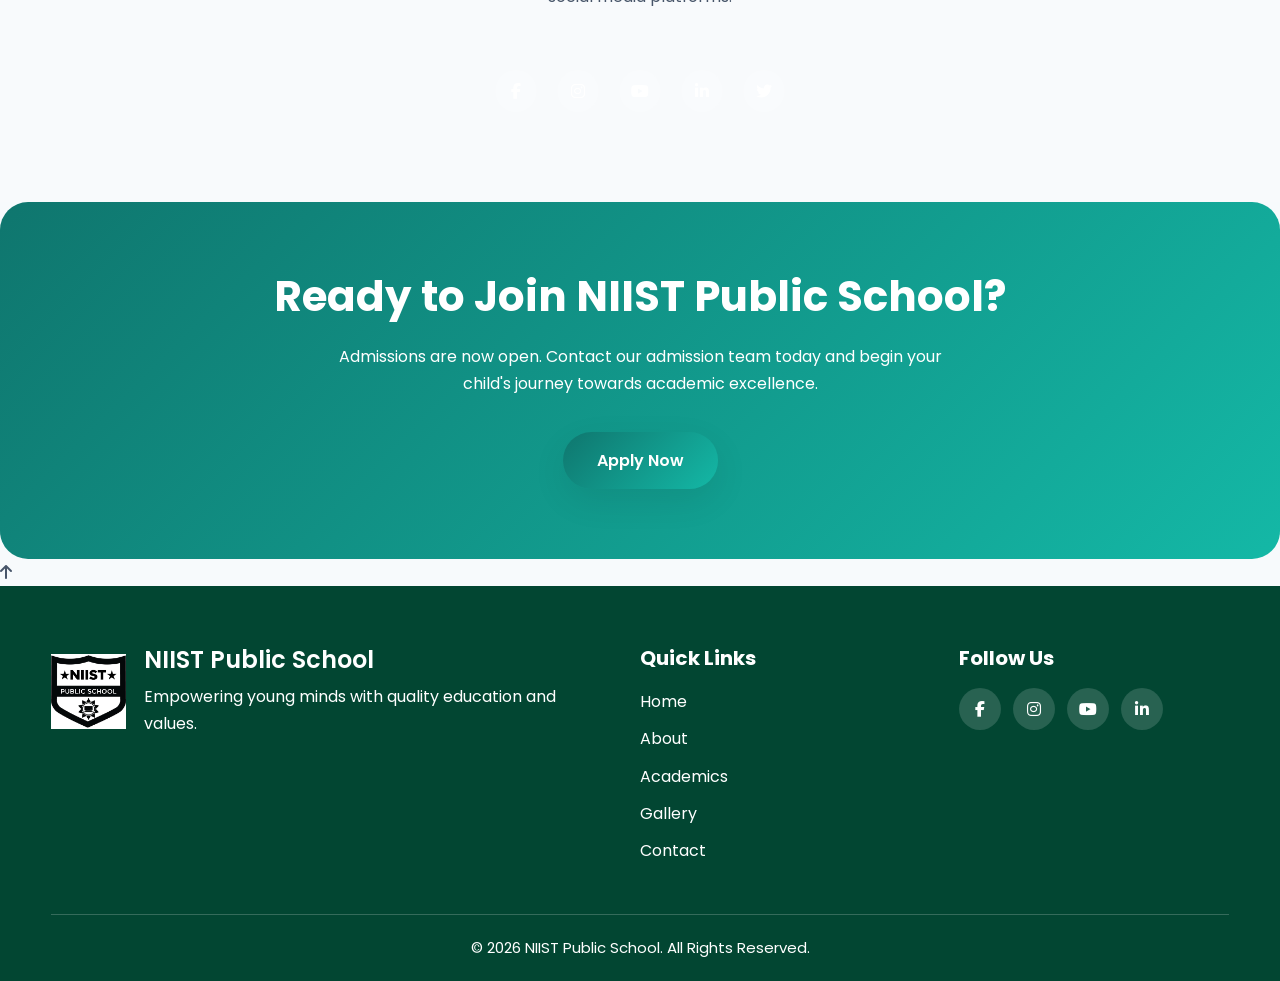
<file: contact.html>
<!DOCTYPE html>
<html lang="en">

<head>
    <meta charset="UTF-8">
    <meta name="viewport" content="width=device-width, initial-scale=1.0">

    <title>Contact Us | NIIST Public School</title>

    <meta name="description" content="Contact NIIST Public School for admissions, enquiries and campus visits.">

    <!-- CSS Links -->
    <link rel="stylesheet" href="style.css">
    <link rel="stylesheet" href="https://cdnjs.cloudflare.com/ajax/libs/font-awesome/6.5.2/css/all.min.css">
</head>

<body>

    <!--=========================
    LOADER
    ==========================-->
    <div class="loader"></div>

    <!--=========================
    HEADER
    ==========================-->
    <header>
        <div class="container">
            <nav>
                <div class="logo">
                    <img src="image/LOGO.jpeg" alt="School Logo">
                    <div>
                        <h3>NIIST Public School</h3>
                        <span>Learn • Lead • Inspire</span>
                    </div>
                </div>

                <ul class="nav-links">
                    <li><a href="index.html">Home</a></li>
                    <li><a href="about.html">About</a></li>
                    <li><a href="academics.html">Academics</a></li>
                    <li><a href="facilities.html">Facilities</a></li>
                    <li><a href="gallery.html">Gallery</a></li>
                    <li><a href="mandatory.html">Mandatory Disclosure</a></li>
                    <li><a href="contact.html" class="active">Contact</a></li>
                </ul>

                <a href="#" class="nav-btn">Admission Open</a>

                <div class="menu-btn" aria-label="Toggle Navigation Menu">
                    <i class="fas fa-bars"></i>
                </div>
            </nav>
        </div>
    </header>

    <!--=========================
    PAGE BANNER
    ==========================-->
    <section class="page-banner">
        <div class="container">
            <h1>Contact Us</h1>
            <p>Home / <span>Contact</span></p>
        </div>
    </section>

    <!--=========================
    CONTACT INFO
    ==========================-->
    <section class="section">
        <div class="container">
            <div class="section-title">
                <span>Get In Touch</span>
                <h2>We're Here To Help</h2>
                <p>
                    Feel free to contact us for admission, academic information,
                    campus visits or any other enquiry.
                </p>
            </div>

            <div class="card-grid">
                <div class="card fade-up">
                    <i class="fas fa-map-marker-alt fa-3x"></i>
                    <h3>Address</h3>
                    <p>NIIST Public School<br>School Address<br>BARIMUNDA, MANCHESWAR, KHORDHA, ODISHA, 754001</p>
                </div>

                <div class="card fade-up">
                    <i class="fas fa-phone fa-3x"></i>
                    <h3>Phone</h3>
                    <p>+91 9439831413</p>
                </div>

                <div class="card fade-up">
                    <i class="fas fa-envelope fa-3x"></i>
                    <h3>Email</h3>
                    <p>niistpublicschoolkhurda@gmail.com</p>
                </div>

                <div class="card fade-up">
                    <i class="fas fa-clock fa-3x"></i>
                    <h3>Office Hours</h3>
                    <p>Monday - Saturday<br>8:00 AM - 4:00 PM</p>
                </div>
            </div>
        </div>
    </section>

    <!--=========================
    CONTACT FORM
    ==========================-->
    <section class="section bg-light">
        <div class="container">
            <div class="about-grid">
                <div>
                    <h2>Send Us A Message</h2>
                    <p>
                        Fill out the enquiry form and our admission team will contact you shortly.
                    </p>

                    <form action="#" method="POST">
                        <input type="text" placeholder="Full Name" required>
                        <input type="email" placeholder="Email Address" required>
                        <input type="tel" placeholder="Phone Number" required>
                        <input type="text" placeholder="Subject">
                        <textarea rows="6" placeholder="Your Message" required></textarea>
                        <button type="submit" class="btn btn-primary">Submit Enquiry</button>
                    </form>
                </div>

                <div>
                    <img src="image/school.webp" alt="Contact NIIST Public School">
                </div>
            </div>
        </div>
    </section>

    <!--=========================
    GOOGLE MAP
    ==========================-->
    <section class="section">
        <div class="container">
            <div class="section-title">
                <span>Locate Us</span>
                <h2>Find Our Campus</h2>
            </div>

            <div class="map-container">
                <iframe src="https://www.google.com/maps/embed?pb=" width="100%" height="450" style="border:0;" loading="lazy"></iframe>
            </div>
        </div>
    </section>

    <!--=========================
    OFFICE INFORMATION
    ==========================-->
    <section class="section bg-light">
        <div class="container">
            <div class="section-title">
                <span>Office Information</span>
                <h2>Admission & Administrative Office</h2>
                <p>
                    Our administrative team is available to assist parents and students regarding
                    admissions, academics and general enquiries.
                </p>
            </div>

            <div class="card-grid">
                <div class="card fade-up">
                    <i class="fas fa-user-tie fa-3x"></i>
                    <h3>Admission Office</h3>
                    <p>
                        Get complete guidance regarding admissions, eligibility, fee structure
                        and documentation.
                    </p>
                </div>

                <div class="card fade-up">
                    <i class="fas fa-headset fa-3x"></i>
                    <h3>Student Support</h3>
                    <p>
                        Our support team is always available to answer your questions and provide
                        necessary assistance.
                    </p>
                </div>

                <div class="card fade-up">
                    <i class="fas fa-calendar-check fa-3x"></i>
                    <h3>Campus Visit</h3>
                    <p>
                        Schedule a guided campus visit and experience our facilities personally.
                    </p>
                </div>
            </div>
        </div>
    </section>

    <!--=========================
    FAQ
    ==========================-->
    <section class="section">
        <div class="container">
            <div class="section-title">
                <span>Frequently Asked Questions</span>
                <h2>Need Help?</h2>
            </div>

            <div class="faq-item">
                <div class="faq-question">How can I apply for admission?</div>
                <div class="faq-answer">
                    <p>
                        You can visit the Admission Office or submit your enquiry through the contact
                        form available on this page.
                    </p>
                </div>
            </div>

            <div class="faq-item">
                <div class="faq-question">What are the office timings?</div>
                <div class="faq-answer">
                    <p>
                        The school office remains open from Monday to Saturday, 8:00 AM to 4:00 PM.
                    </p>
                </div>
            </div>

            <div class="faq-item">
                <div class="faq-question">Can parents schedule a campus visit?</div>
                <div class="faq-answer">
                    <p>
                        Yes. Parents are welcome to book a campus visit by contacting the admission office.
                    </p>
                </div>
            </div>
        </div>
    </section>

    <!--=========================
    SOCIAL MEDIA
    ==========================-->
    <section class="section bg-light">
        <div class="container">
            <div class="section-title">
                <span>Stay Connected</span>
                <h2>Follow Us</h2>
                <p>
                    Stay updated with school activities, events and announcements through our
                    official social media platforms.
                </p>
            </div>

            <div class="social-links" style="justify-content:center;gap:20px;display:flex;">
                <a href="#" aria-label="Facebook"><i class="fab fa-facebook-f"></i></a>
                <a href="#" aria-label="Instagram"><i class="fab fa-instagram"></i></a>
                <a href="#" aria-label="YouTube"><i class="fab fa-youtube"></i></a>
                <a href="#" aria-label="LinkedIn"><i class="fab fa-linkedin-in"></i></a>
                <a href="#" aria-label="Twitter"><i class="fab fa-twitter"></i></a>
            </div>
        </div>
    </section>

    <!--=========================
    CALL TO ACTION
    ==========================-->
    <section class="newsletter">
        <div class="container">
            <h2>Ready to Join NIIST Public School?</h2>
            <p>
                Admissions are now open. Contact our admission team today and
                begin your child's journey towards academic excellence.
            </p>
            <a href="#" class="btn btn-primary">Apply Now</a>
        </div>
    </section>

    <!--=========================
    BACK TO TOP
    ==========================-->
    <a href="#" class="back-top" aria-label="Back to Top">
        <i class="fas fa-arrow-up"></i>
    </a>

    <!--=========================
    FOOTER
    ==========================-->
    <footer>

    <div class="container">

        <div class="footer-grid">

            <!-- School -->

            <div class="footer-brand">

                <img src="image/LOGO.jpeg" alt="NIIST Public School Logo">

                <div class="footer-brand-text">
                    <h3>NIIST Public School</h3>
                    <p>Empowering young minds with quality education and values.</p>
                </div>

            </div>

            <!-- Quick Links -->

            <div>

                <h4>Quick Links</h4>

                <ul class="footer-links">
                    <li><a href="index.html">Home</a></li>
                    <li><a href="about.html">About</a></li>
                    <li><a href="academics.html">Academics</a></li>
                    <li><a href="gallery.html">Gallery</a></li>
                    <li><a href="contact.html">Contact</a></li>
                </ul>

            </div>

            <!-- Social -->

            <div>

                <h4>Follow Us</h4>

                <div class="social-links">
                    <a href="#"><i class="fab fa-facebook-f"></i></a>
                    <a href="#"><i class="fab fa-instagram"></i></a>
                    <a href="#"><i class="fab fa-youtube"></i></a>
                    <a href="#"><i class="fab fa-linkedin-in"></i></a>
                </div>

            </div>

        </div>

        <hr>

        <p class="copyright">
            © <span id="year"></span> NIIST Public School. All Rights Reserved.
        </p>

    </div>

</footer>
    <!-- JS File Attachment -->
    <script src="script.js"></script>
</body>

</html>
</file>
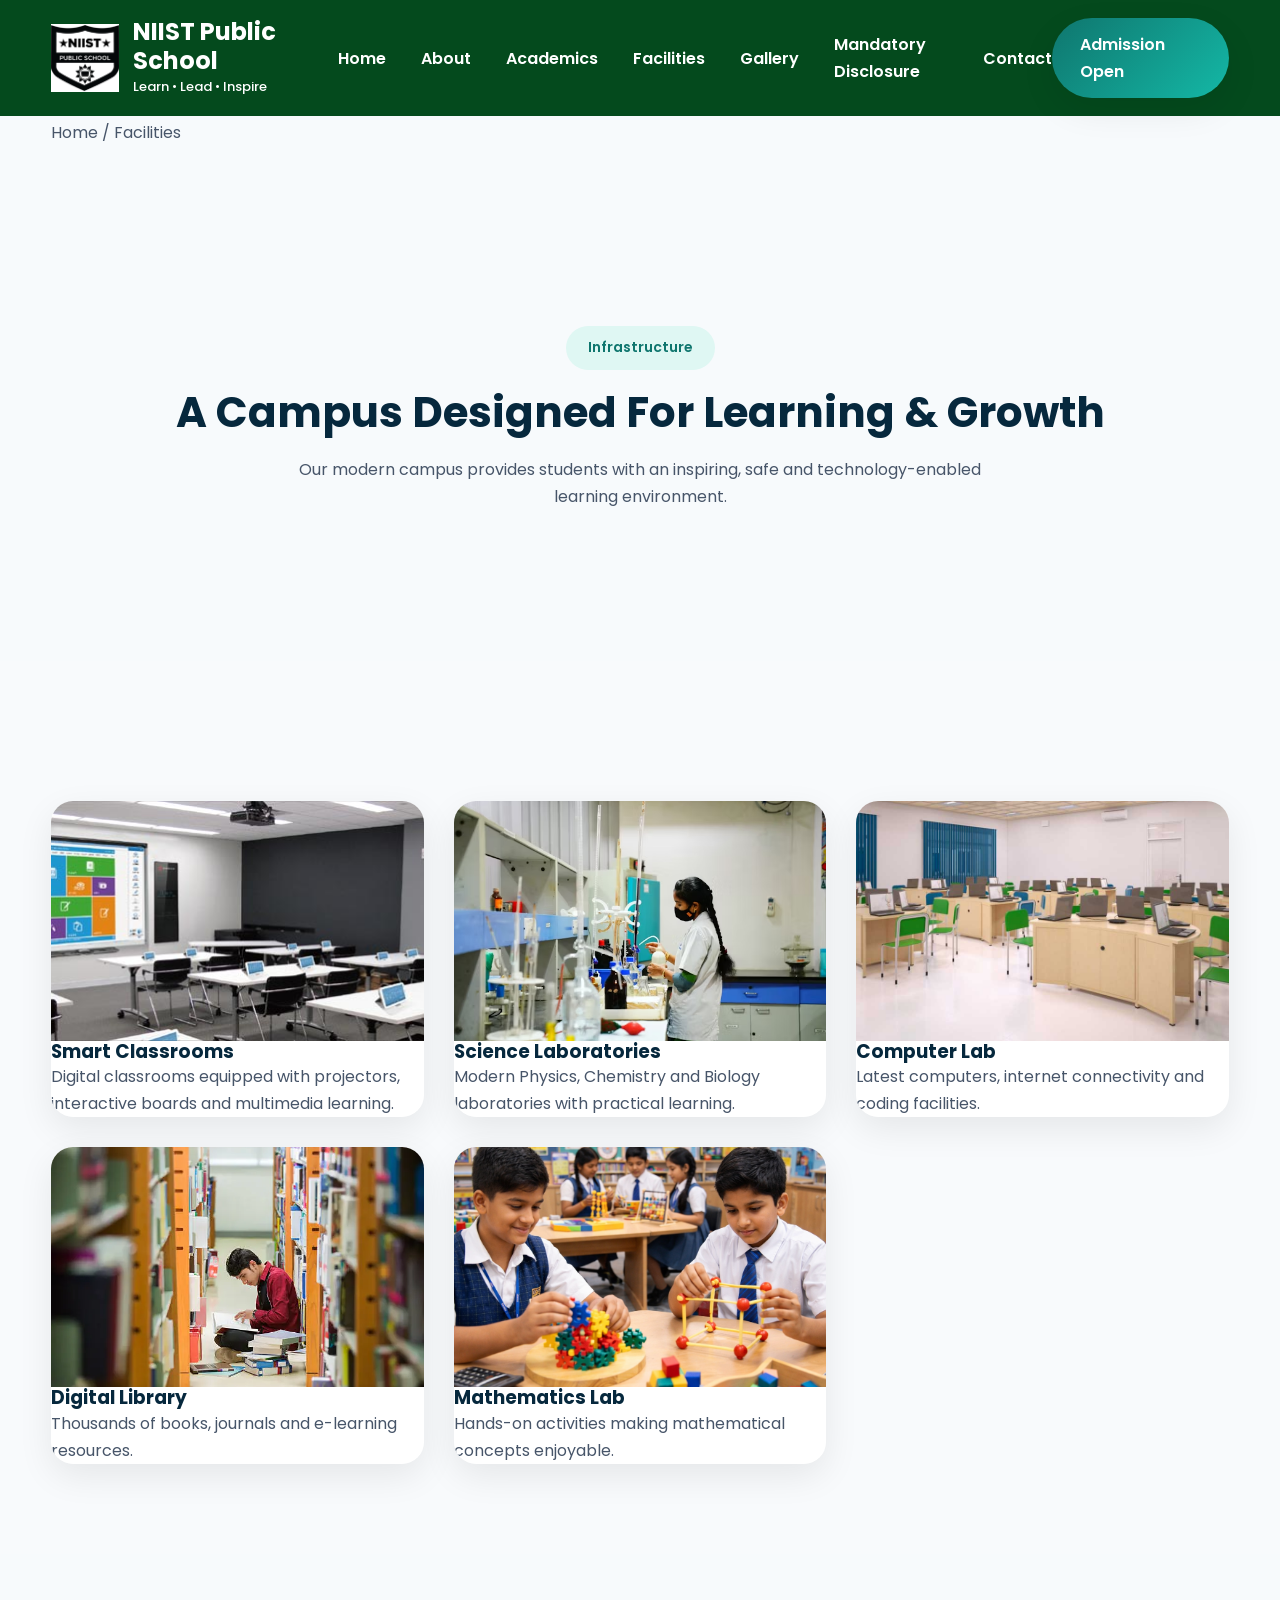
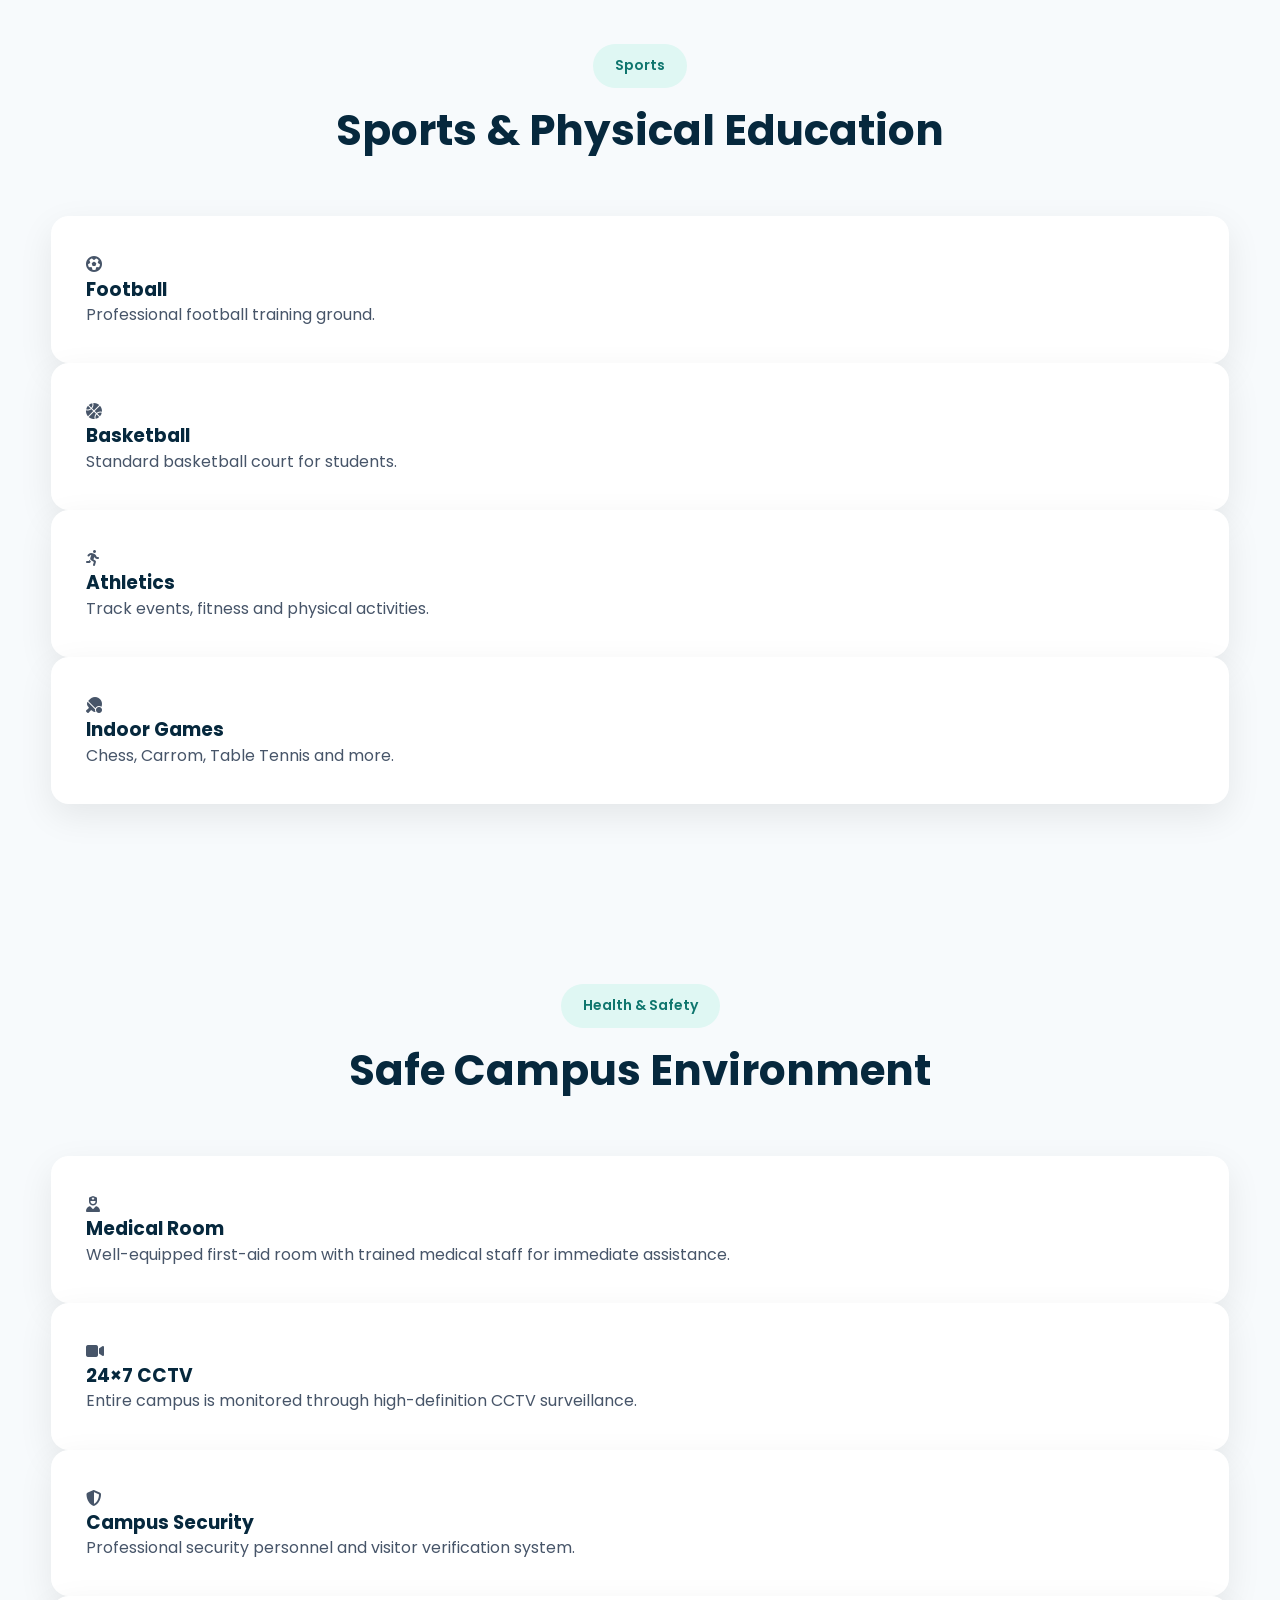
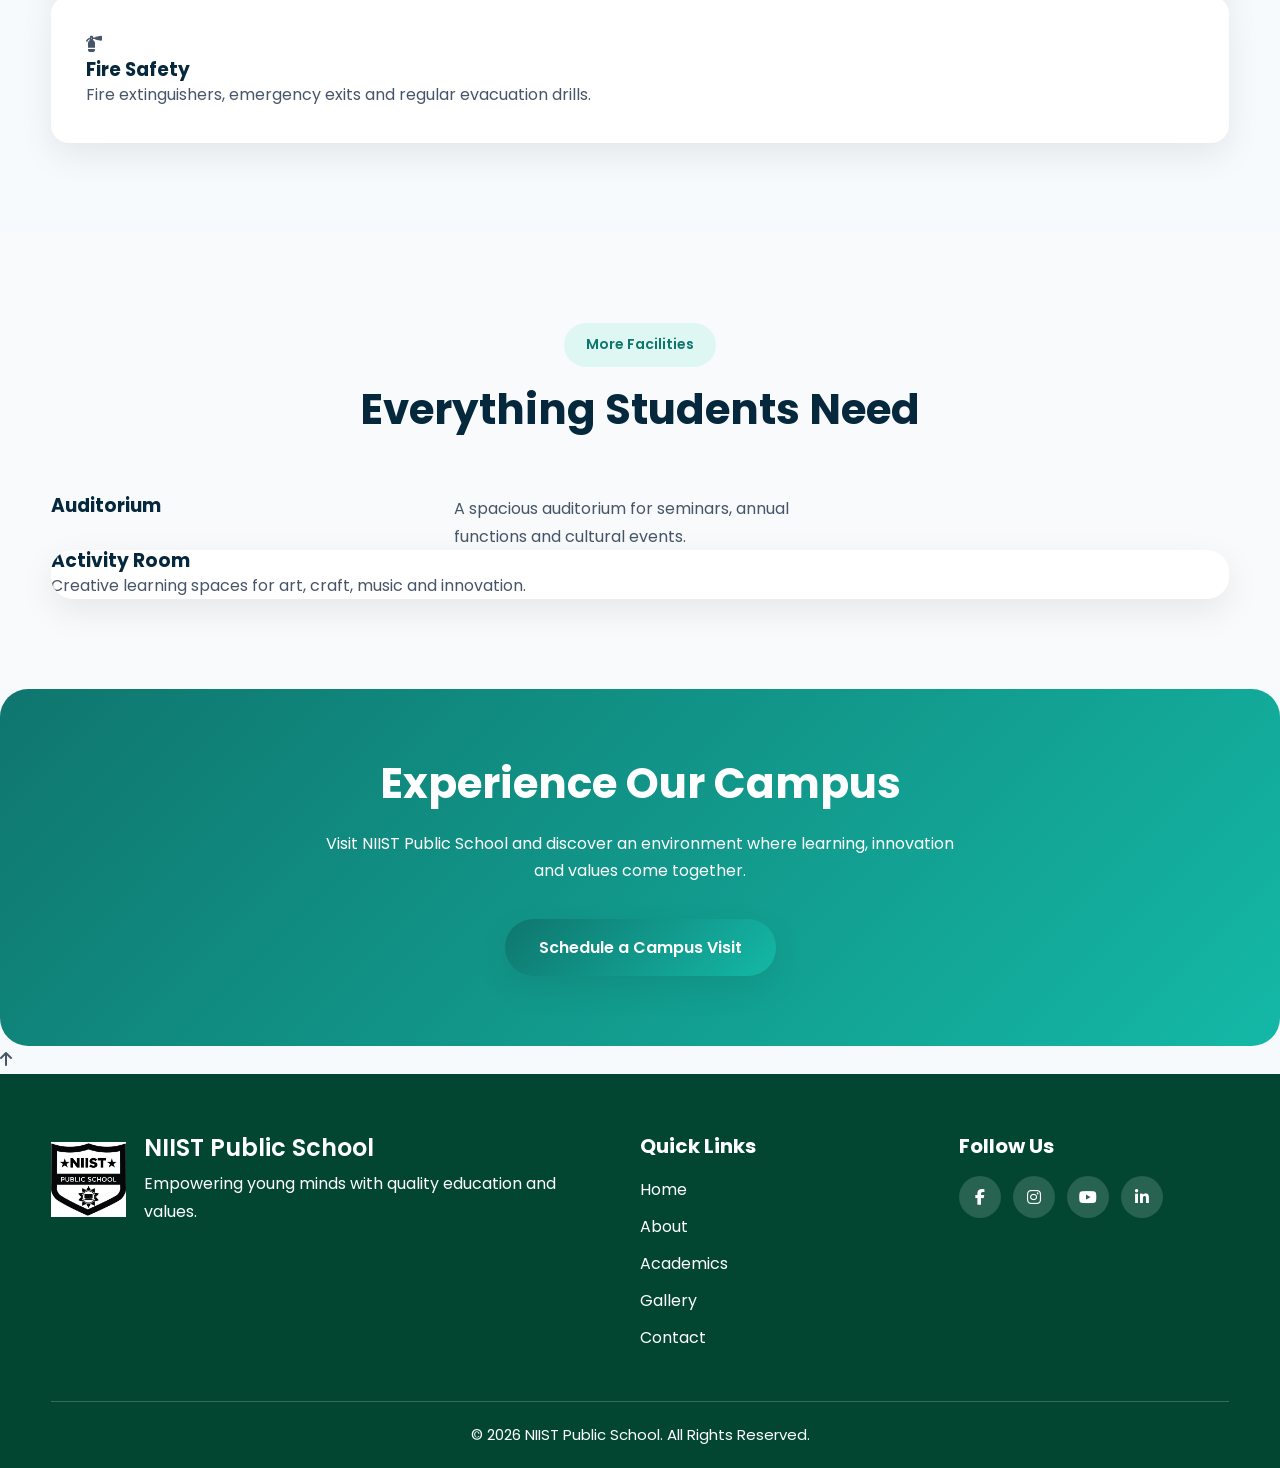
<file: facilities.html>
<!DOCTYPE html>
<html lang="en">

<head>

<meta charset="UTF-8">

<meta name="viewport"
content="width=device-width, initial-scale=1.0">

<title>Facilities | NIIST Public School</title>

<meta name="description"
content="Explore the world-class infrastructure and facilities available at NIIST Public School.">

<link rel="stylesheet" href="style.css">

<link rel="stylesheet"
href="https://cdnjs.cloudflare.com/ajax/libs/font-awesome/6.5.2/css/all.min.css">

</head>

<body>

<!--=========================
LOADER
==========================-->

<div class="loader"></div>

<!--=========================
HEADER
==========================-->

<header>

<div class="container">

<nav>

<div class="logo">

<img src="image/LOGO.jpeg" alt="Logo">

<div>

<h3>NIIST Public School</h3>

<span>Learn • Lead • Inspire</span>

</div>

</div>

<ul class="nav-links">

<li><a href="index.html">Home</a></li>

<li><a href="about.html">About</a></li>

<li><a href="academics.html">Academics</a></li>

<li><a href="facilities.html" class="active">Facilities</a></li>

<li><a href="gallery.html">Gallery</a></li>

<li><a href="mandatory.html">Mandatory Disclosure</a></li>

<li><a href="contact.html">Contact</a></li>

</ul>

<a href="contact.html" class="nav-btn">

Admission Open

</a>

<div class="menu-btn">

<i class="fas fa-bars"></i>

</div>

</nav>

</div>

</header>

<!--=========================
PAGE BANNER
==========================-->

<section class="page-banner">

<div class="container">

<h1>School Facilities</h1>

<p>

Home /

<span>Facilities</span>

</p>

</div>

</section>

<!--=========================
INTRO
==========================-->

<section class="section">

<div class="container">

<div class="section-title">

<span>Infrastructure</span>

<h2>

A Campus Designed For
Learning & Growth

</h2>

<p>

Our modern campus provides
students with an inspiring,
safe and technology-enabled
learning environment.

</p>

</div>

</div>

</section>

<!--=========================
FACILITIES GRID
==========================-->

<section class="section bg-light">

<div class="container">

<div class="facility-grid">

<div class="facility-card fade-up">

<img src="image/smart class room.jpg">

<h3>Smart Classrooms</h3>

<p>

Digital classrooms equipped
with projectors,
interactive boards
and multimedia learning.

</p>

</div>

<div class="facility-card fade-up">

<img src="image/science lab.avif">

<h3>Science Laboratories</h3>

<p>

Modern Physics,
Chemistry
and Biology laboratories
with practical learning.

</p>

</div>

<div class="facility-card fade-up">

<img src="image/computer lab.jpg">

<h3>Computer Lab</h3>

<p>

Latest computers,
internet connectivity
and coding facilities.

</p>

</div>

<div class="facility-card fade-up">

<img src="image/library.webp">

<h3>Digital Library</h3>

<p>

Thousands of books,
journals
and e-learning resources.

</p>

</div>

<div class="facility-card fade-up">

<img src="image/Math exploration in the classroom.png">

<h3>Mathematics Lab</h3>

<p>

Hands-on activities
making mathematical
concepts enjoyable.

</p>

</div>

<!-- <div class="facility-card fade-up">

<img src="images/language-lab.jpg">

<h3>Language Lab</h3>

<p>

Developing communication
and language proficiency
through technology.

</p>

</div> -->

</div>

</div>

</section>

<!--=========================
SPORTS
==========================-->

<section class="section">

<div class="container">

<div class="section-title">

<span>Sports</span>

<h2>

Sports &
Physical Education

</h2>

</div>

<div class="card-grid">

<div class="card fade-up">

<i class="fas fa-futbol"></i>

<h3>Football</h3>

<p>

Professional football
training ground.

</p>

</div>

<div class="card fade-up">

<i class="fas fa-basketball-ball"></i>

<h3>Basketball</h3>

<p>

Standard basketball court
for students.

</p>

</div>

<div class="card fade-up">

<i class="fas fa-running"></i>

<h3>Athletics</h3>

<p>

Track events,
fitness
and physical activities.

</p>

</div>

<div class="card fade-up">

<i class="fas fa-table-tennis"></i>

<h3>Indoor Games</h3>

<p>

Chess,
Carrom,
Table Tennis
and more.

</p>

</div>

</div>

</div>

</section>
<!--=========================
TRANSPORT FACILITY
==========================-->



<!--=========================
HEALTH & SAFETY
==========================-->

<section class="section">

<div class="container">

<div class="section-title">

<span>Health & Safety</span>

<h2>Safe Campus Environment</h2>

</div>

<div class="card-grid">

<div class="card fade-up">

<i class="fas fa-user-nurse"></i>

<h3>Medical Room</h3>

<p>

Well-equipped first-aid room with trained
medical staff for immediate assistance.

</p>

</div>

<div class="card fade-up">

<i class="fas fa-video"></i>

<h3>24×7 CCTV</h3>

<p>

Entire campus is monitored through
high-definition CCTV surveillance.

</p>

</div>

<div class="card fade-up">

<i class="fas fa-shield-alt"></i>

<h3>Campus Security</h3>

<p>

Professional security personnel and
visitor verification system.

</p>

</div>

<div class="card fade-up">

<i class="fas fa-fire-extinguisher"></i>

<h3>Fire Safety</h3>

<p>

Fire extinguishers, emergency exits and
regular evacuation drills.

</p>

</div>

</div>

</div>

</section>

<!--=========================
ADDITIONAL FACILITIES
==========================-->

<section class="section bg-light">

<div class="container">

<div class="section-title">

<span>More Facilities</span>

<h2>Everything Students Need</h2>

</div>

<div class="facility-grid">

<!-- <div class="facility-card fade-up">

<img src="images/auditorium.jpg"
alt="Auditorium"> -->

<h3>Auditorium</h3>

<p>

A spacious auditorium for seminars,
annual functions and cultural events.

</p>

</div>



<div class="facility-card fade-up">

<!-- <img src="images/activity-room.jpg"
alt="Activity Room"> -->

<h3>Activity Room</h3>

<p>

Creative learning spaces for art,
craft, music and innovation.

</p>

</div>

</div>

</div>

</section>

<!--=========================
CALL TO ACTION
==========================-->

<section class="newsletter">

<div class="container">

<h2>Experience Our Campus</h2>

<p>

Visit NIIST Public School and discover an
environment where learning, innovation and
values come together.

</p>

<a href="contact.html" class="btn btn-primary">

Schedule a Campus Visit

</a>

</div>

</section>

<!--=========================
BACK TO TOP
==========================-->

<a href="#" class="back-top">

<i class="fas fa-arrow-up"></i>

</a>

<!--=========================
FOOTER
==========================-->

<footer>

    <div class="container">

        <div class="footer-grid">

            <!-- School -->

            <div class="footer-brand">

                <img src="image/LOGO.jpeg" alt="NIIST Public School Logo">

                <div class="footer-brand-text">
                    <h3>NIIST Public School</h3>
                    <p>Empowering young minds with quality education and values.</p>
                </div>

            </div>

            <!-- Quick Links -->

            <div>

                <h4>Quick Links</h4>

                <ul class="footer-links">
                    <li><a href="index.html">Home</a></li>
                    <li><a href="about.html">About</a></li>
                    <li><a href="academics.html">Academics</a></li>
                    <li><a href="gallery.html">Gallery</a></li>
                    <li><a href="contact.html">Contact</a></li>
                </ul>

            </div>

            <!-- Social -->

            <div>

                <h4>Follow Us</h4>

                <div class="social-links">
                    <a href="#"><i class="fab fa-facebook-f"></i></a>
                    <a href="#"><i class="fab fa-instagram"></i></a>
                    <a href="#"><i class="fab fa-youtube"></i></a>
                    <a href="#"><i class="fab fa-linkedin-in"></i></a>
                </div>

            </div>

        </div>

        <hr>

        <p class="copyright">
            © <span id="year"></span> NIIST Public School. All Rights Reserved.
        </p>

    </div>

</footer>

<script src="script.js"></script>

</body>
</html>
</file>
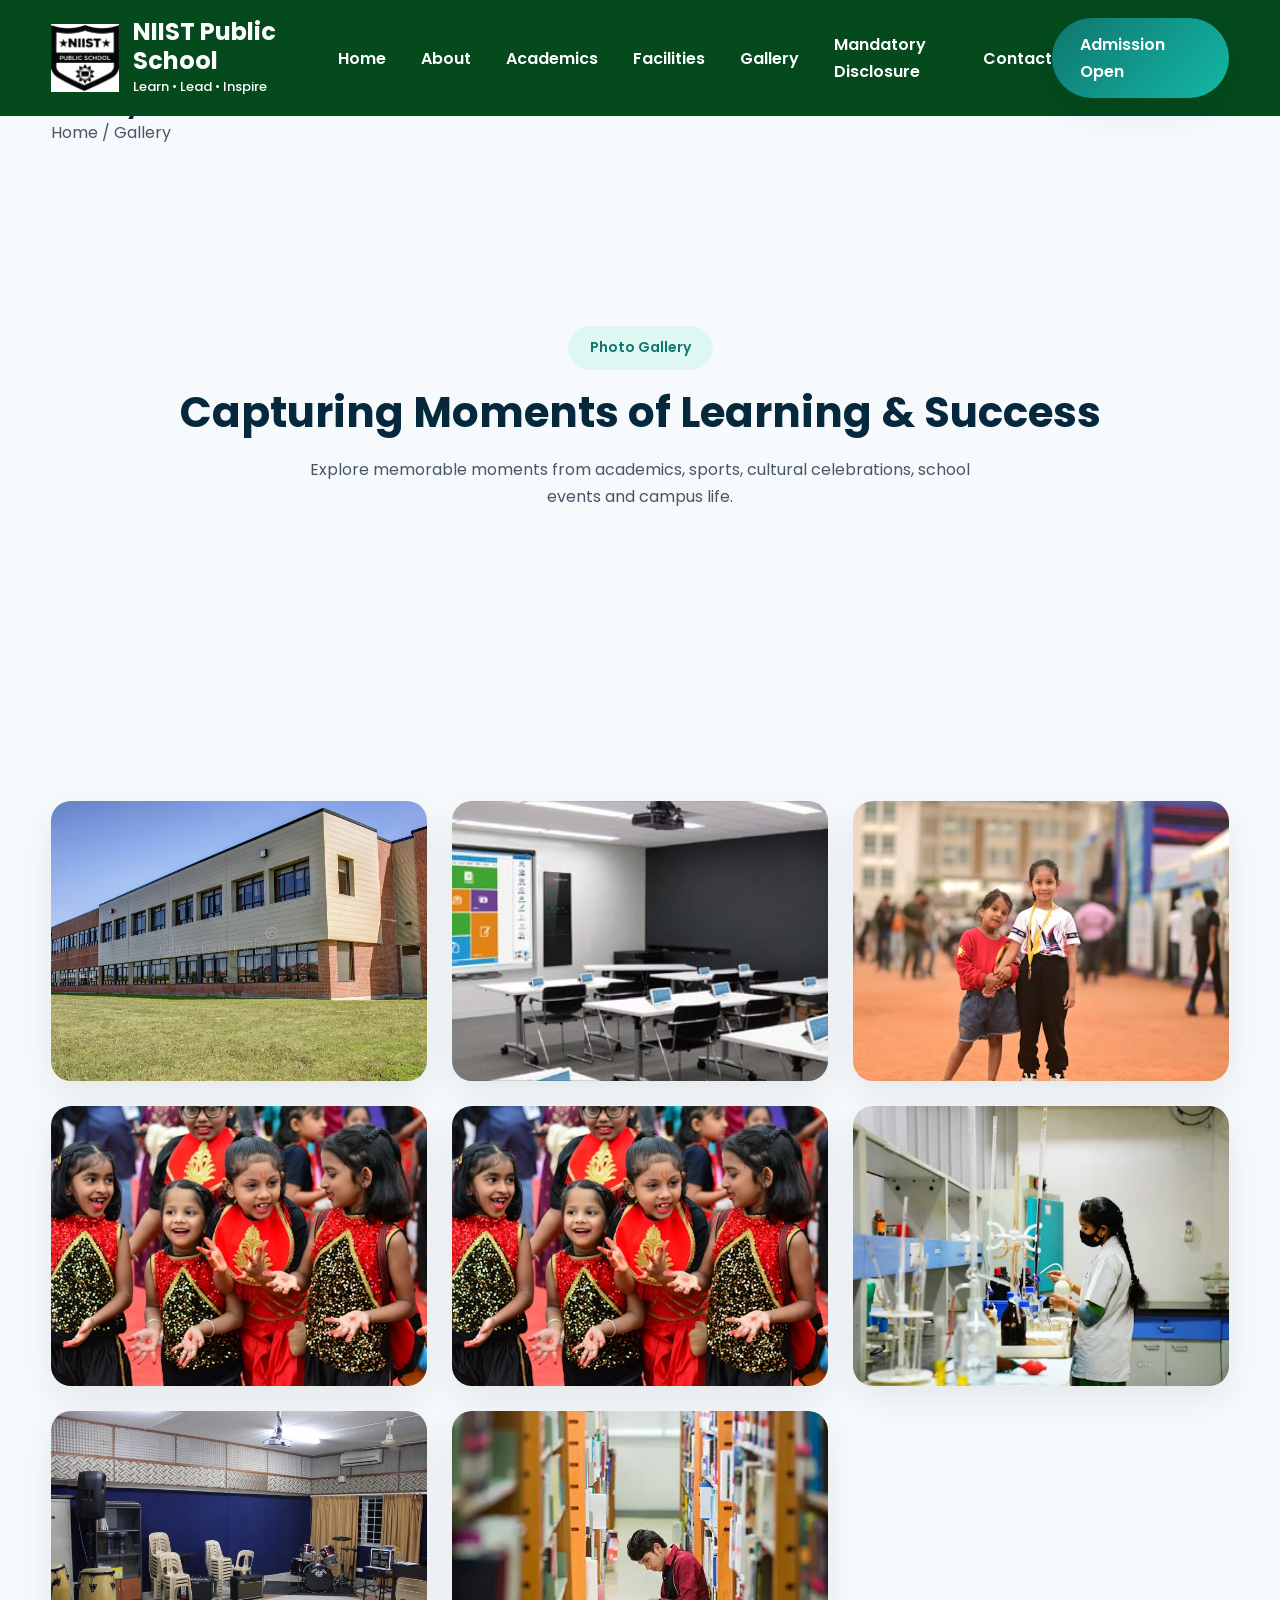
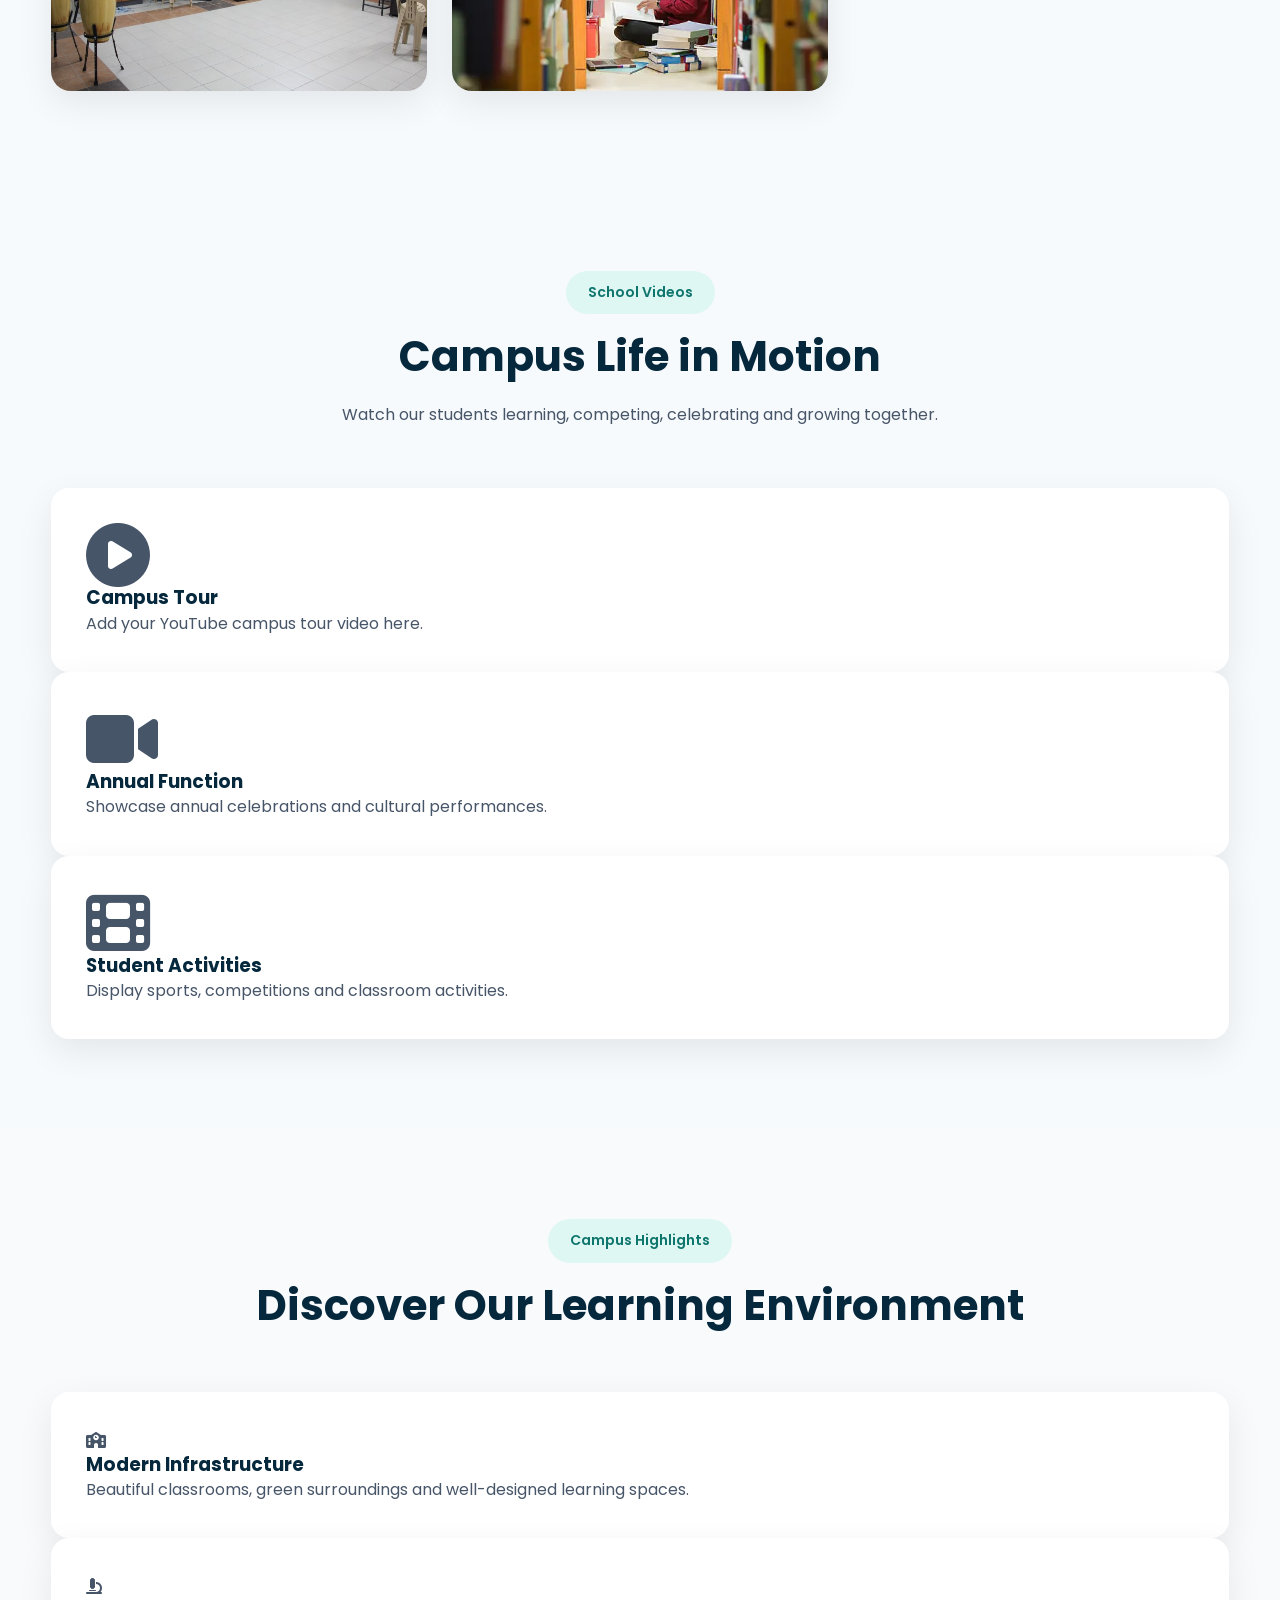
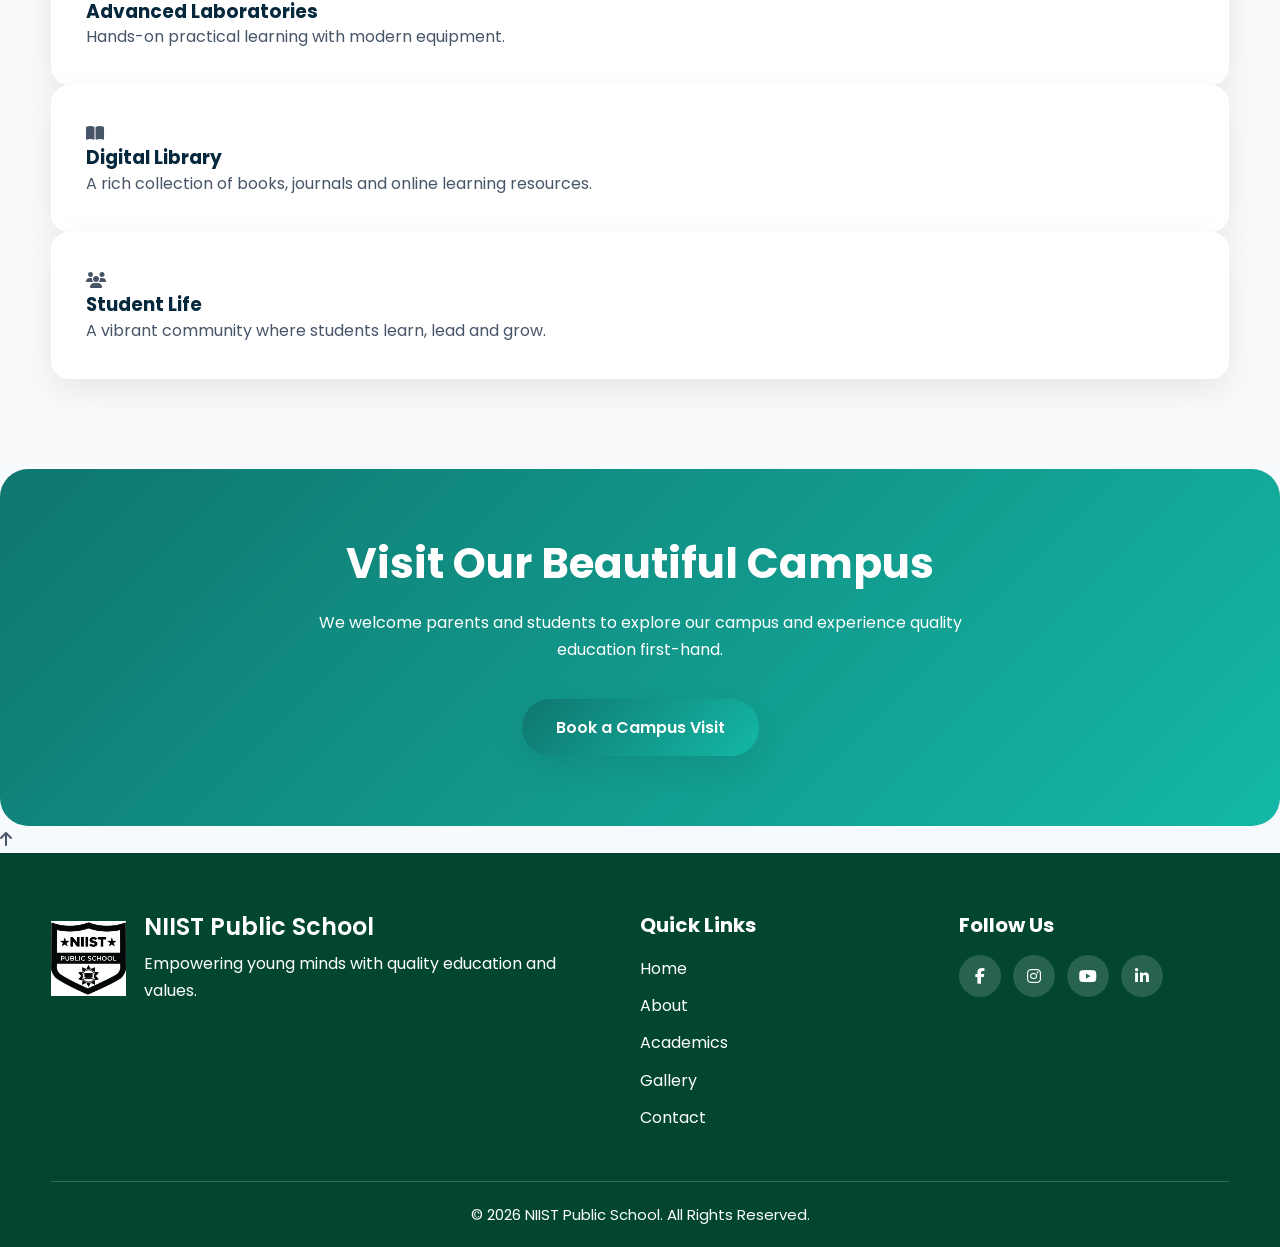
<file: gallery.html>
<!DOCTYPE html>
<html lang="en">

<head>

<meta charset="UTF-8">
<meta name="viewport" content="width=device-width, initial-scale=1.0">

<title>Gallery | NIIST Public School</title>

<meta name="description"
content="Explore the vibrant campus life, academic activities, sports, and cultural events at NIIST Public School.">

<link rel="stylesheet" href="style.css">

<link rel="stylesheet"
href="https://cdnjs.cloudflare.com/ajax/libs/font-awesome/6.5.2/css/all.min.css">

</head>

<body>

<!-- =========================
LOADER
========================= -->

<div class="loader"></div>

<!-- =========================
HEADER
========================= -->

<header>

<div class="container">

<nav>

<div class="logo">

<img src="image/LOGO.jpeg" alt="School Logo">

<div>

<h3>NIIST Public School</h3>

<span>Learn • Lead • Inspire</span>

</div>

</div>

<ul class="nav-links">

<li><a href="index.html">Home</a></li>
<li><a href="about.html">About</a></li>
<li><a href="academics.html">Academics</a></li>
<li><a href="facilities.html">Facilities</a></li>
<li><a href="gallery.html" class="active">Gallery</a></li>
<li><a href="mandatory.html">Mandatory Disclosure</a></li>
<li><a href="contact.html">Contact</a></li>

</ul>

<a href="contact.html" class="nav-btn">

Admission Open

</a>

<div class="menu-btn">

<i class="fas fa-bars"></i>

</div>

</nav>

</div>

</header>

<!-- =========================
PAGE BANNER
========================= -->

<section class="page-banner">

<div class="container">

<h1>Gallery</h1>

<p>

Home /

<span>Gallery</span>

</p>

</div>

</section>

<!-- =========================
INTRODUCTION
========================= -->

<section class="section">

<div class="container">

<div class="section-title">

<span>Photo Gallery</span>

<h2>Capturing Moments of Learning & Success</h2>

<p>

Explore memorable moments from academics,
sports, cultural celebrations,
school events and campus life.

</p>

</div>

</div>

</section>

<!-- =========================
FILTER BUTTONS
========================= -->

<!-- <section class="gallery-filter">

<div class="container">


</div>

</section> -->

<!-- =========================
IMAGE GALLERY
========================= -->

<section class="section">

<div class="container">

<div class="gallery-grid">

<div class="gallery-item campus">

<img src="image/school.webp" alt="Campus">

<div class="gallery-overlay">

<h3>School Campus</h3>

</div>

</div>

<div class="gallery-item academics">

<img src="image/smart class room.jpg" alt="Smart Classroom">

<div class="gallery-overlay">

<h3>Smart Classroom</h3>

</div>

</div>

<div class="gallery-item sports">

<img src="image/sports day.avif" alt="Sports">

<div class="gallery-overlay">

<h3>Sports Activity</h3>

</div>

</div>

<div class="gallery-item culture">

<img src="image/annual function.avif" alt="Cultural">

<div class="gallery-overlay">

<h3>Cultural Programme</h3>

</div>

</div>

<div class="gallery-item events">

<img src="image/annual function.avif" alt="Annual Day">

<div class="gallery-overlay">

<h3>Annual Function</h3>

</div>

</div>

<div class="gallery-item academics">

<img src="image/science lab.avif" alt="Science Lab">

<div class="gallery-overlay">

<h3>Science Laboratory</h3>

</div>

</div>

<div class="gallery-item sports">

<img src="image/music room.jpg" alt="Football">

<div class="gallery-overlay">

<h3>Music Room</h3>

</div>

</div>

<div class="gallery-item campus">

<img src="image/library.webp" alt="Library">

<div class="gallery-overlay">

<h3>Library</h3>

</div>


</div>

</div>

</section>
<!-- =========================
MORE GALLERY IMAGES
========================= -->

<!-- <section class="section bg-light">

<div class="container">

<div class="gallery-grid">

<div class="gallery-item culture">

<img src="images/gallery10.jpg" alt="Dance Performance">

<div class="gallery-overlay">

<h3>Dance Performance</h3>

</div>

</div>

<div class="gallery-item academics">

<img src="images/gallery11.jpg" alt="Computer Lab">

<div class="gallery-overlay">

<h3>Computer Lab</h3>

</div>

</div>

<div class="gallery-item campus">

<img src="images/gallery12.jpg" alt="School Building">

<div class="gallery-overlay">

<h3>Main Building</h3>

</div>

</div>

<div class="gallery-item sports">

<img src="images/gallery13.jpg" alt="Athletics">

<div class="gallery-overlay">

<h3>Athletics Meet</h3>

</div>

</div>

<div class="gallery-item culture">

<img src="images/gallery14.jpg" alt="Music Event">

<div class="gallery-overlay">

<h3>Music Competition</h3>

</div>

</div>

<div class="gallery-item events">

<img src="images/gallery15.jpg" alt="Prize Distribution">

<div class="gallery-overlay">

<h3>Prize Distribution</h3>

</div>

</div>

<div class="gallery-item academics">

<img src="images/gallery16.jpg" alt="Library">

<div class="gallery-overlay">

<h3>Reading Session</h3>

</div>

</div>

<div class="gallery-item sports">

<img src="images/gallery17.jpg" alt="Basketball">

<div class="gallery-overlay">

<h3>Basketball Tournament</h3>

</div>

</div>

<div class="gallery-item campus">

<img src="images/gallery18.jpg" alt="Garden">

<div class="gallery-overlay">

<h3>Green Campus</h3>

</div>

</div>

</div>

</div>

</section>

 =========================
VIDEO GALLERY
========================= -->

<section class="section">

<div class="container">

<div class="section-title">

<span>School Videos</span>

<h2>Campus Life in Motion</h2>

<p>

Watch our students learning, competing,
celebrating and growing together.

</p>

</div>

<div class="card-grid">

<div class="card fade-up">

<i class="fas fa-play-circle fa-4x"></i>

<h3>Campus Tour</h3>

<p>

Add your YouTube campus tour video here.

</p>

</div>

<div class="card fade-up">

<i class="fas fa-video fa-4x"></i>

<h3>Annual Function</h3>

<p>

Showcase annual celebrations and cultural
performances.

</p>

</div>

<div class="card fade-up">

<i class="fas fa-film fa-4x"></i>

<h3>Student Activities</h3>

<p>

Display sports, competitions and classroom
activities.

</p>

</div>

</div>

</div>

</section>
 
<!-- =========================
CAMPUS HIGHLIGHTS
========================= -->

<section class="section bg-light">

<div class="container">

<div class="section-title">

<span>Campus Highlights</span>

<h2>Discover Our Learning Environment</h2>

</div>

<div class="card-grid">

<div class="card">

<i class="fas fa-school"></i>

<h3>Modern Infrastructure</h3>

<p>

Beautiful classrooms,
green surroundings and
well-designed learning spaces.

</p>

</div>

<div class="card">

<i class="fas fa-microscope"></i>

<h3>Advanced Laboratories</h3>

<p>

Hands-on practical learning
with modern equipment.

</p>

</div>

<div class="card">

<i class="fas fa-book-open"></i>

<h3>Digital Library</h3>

<p>

A rich collection of books,
journals and online learning resources.

</p>

</div>

<div class="card">

<i class="fas fa-users"></i>

<h3>Student Life</h3>

<p>

A vibrant community where
students learn, lead and grow.

</p>

</div>

</div>

</div>

</section>

<!-- =========================
VISIT CAMPUS
========================= -->

<section class="newsletter">

<div class="container">

<h2>Visit Our Beautiful Campus</h2>

<p>

We welcome parents and students to explore
our campus and experience quality education
first-hand.

</p>

<a href="contact.html" class="btn btn-primary">

Book a Campus Visit

</a>

</div>

</section>

<!-- =========================
BACK TO TOP
========================= -->

<a href="#" class="back-top">

<i class="fas fa-arrow-up"></i>

</a>

<!-- =========================
FOOTER
========================= -->

<footer>

    <div class="container">

        <div class="footer-grid">

            <!-- School -->

            <div class="footer-brand">

                <img src="image/LOGO.jpeg" alt="NIIST Public School Logo">

                <div class="footer-brand-text">
                    <h3>NIIST Public School</h3>
                    <p>Empowering young minds with quality education and values.</p>
                </div>

            </div>

            <!-- Quick Links -->

            <div>

                <h4>Quick Links</h4>

                <ul class="footer-links">
                    <li><a href="index.html">Home</a></li>
                    <li><a href="about.html">About</a></li>
                    <li><a href="academics.html">Academics</a></li>
                    <li><a href="gallery.html">Gallery</a></li>
                    <li><a href="contact.html">Contact</a></li>
                </ul>

            </div>

            <!-- Social -->

            <div>

                <h4>Follow Us</h4>

                <div class="social-links">
                    <a href="#"><i class="fab fa-facebook-f"></i></a>
                    <a href="#"><i class="fab fa-instagram"></i></a>
                    <a href="#"><i class="fab fa-youtube"></i></a>
                    <a href="#"><i class="fab fa-linkedin-in"></i></a>
                </div>

            </div>

        </div>

        <hr>

        <p class="copyright">
            © <span id="year"></span> NIIST Public School. All Rights Reserved.
        </p>

    </div>

</footer>

<script src="script.js"></script>

</body>
</html>
</file>
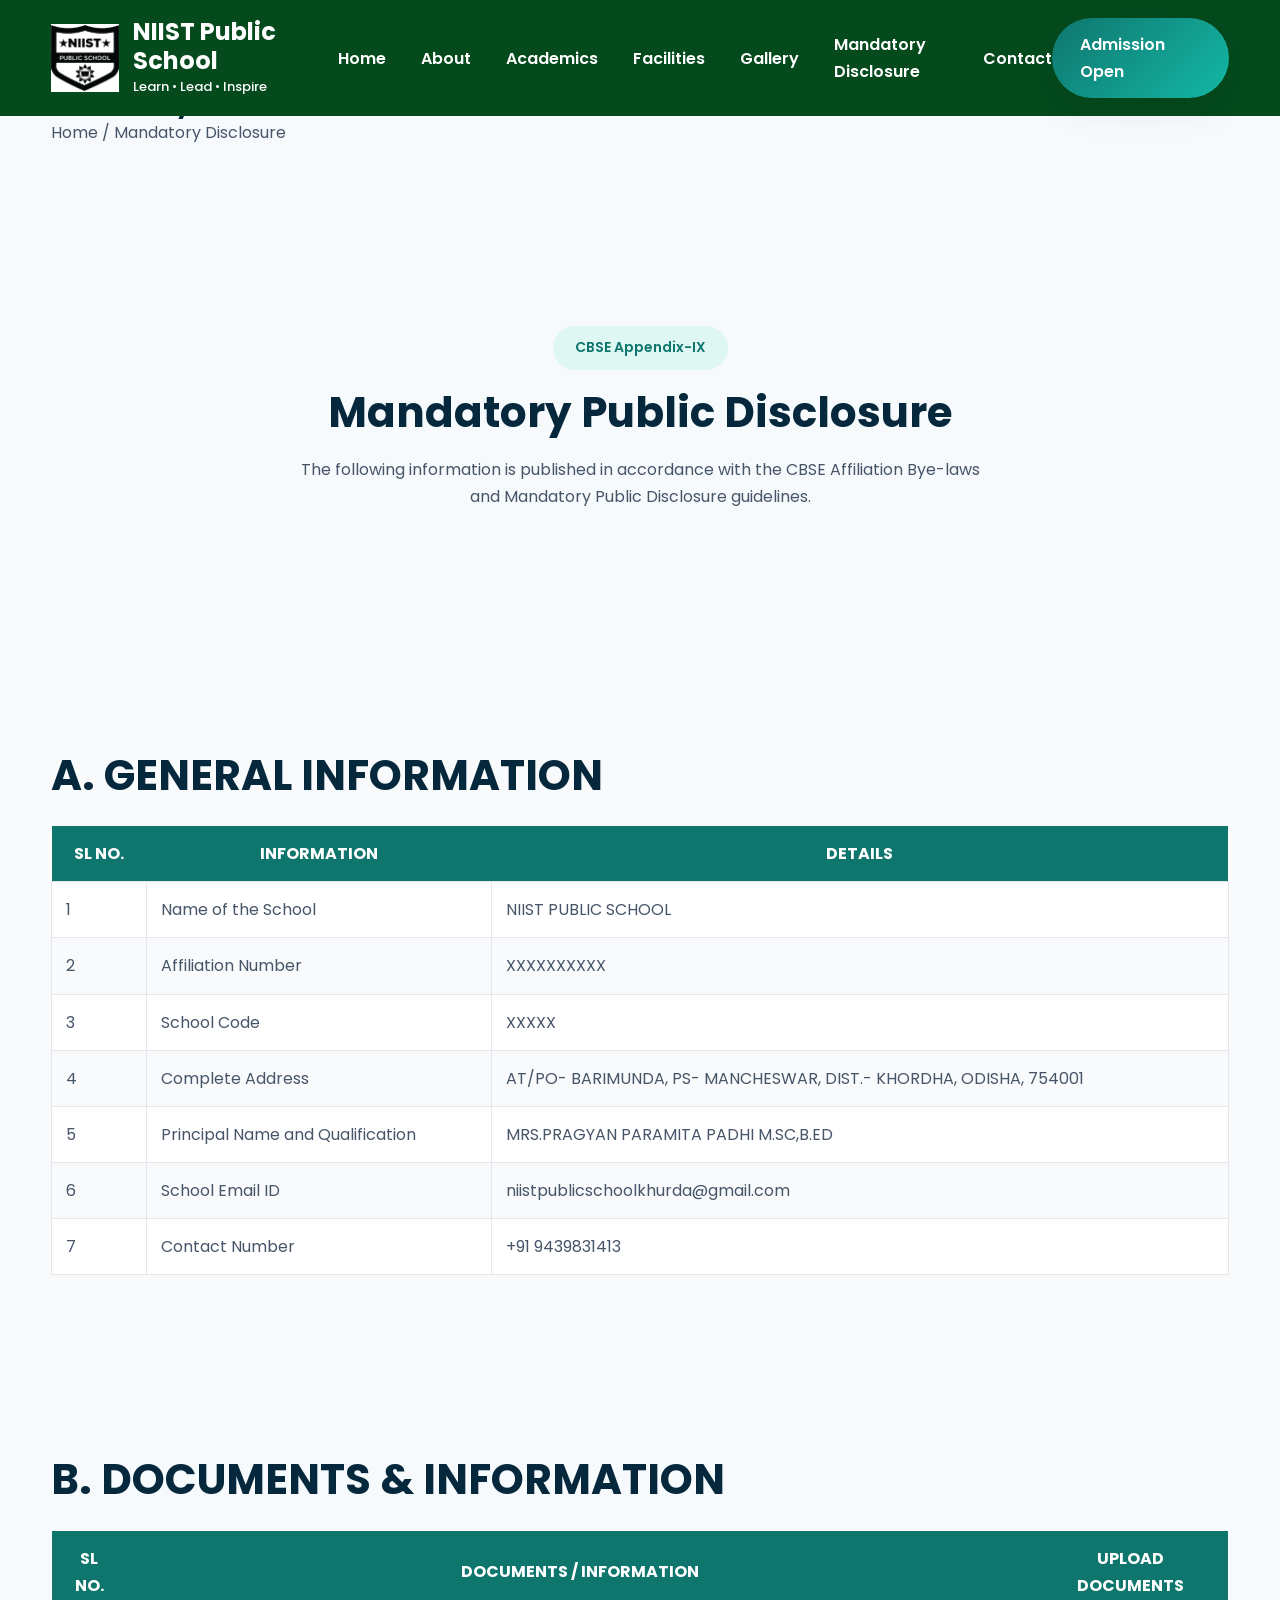
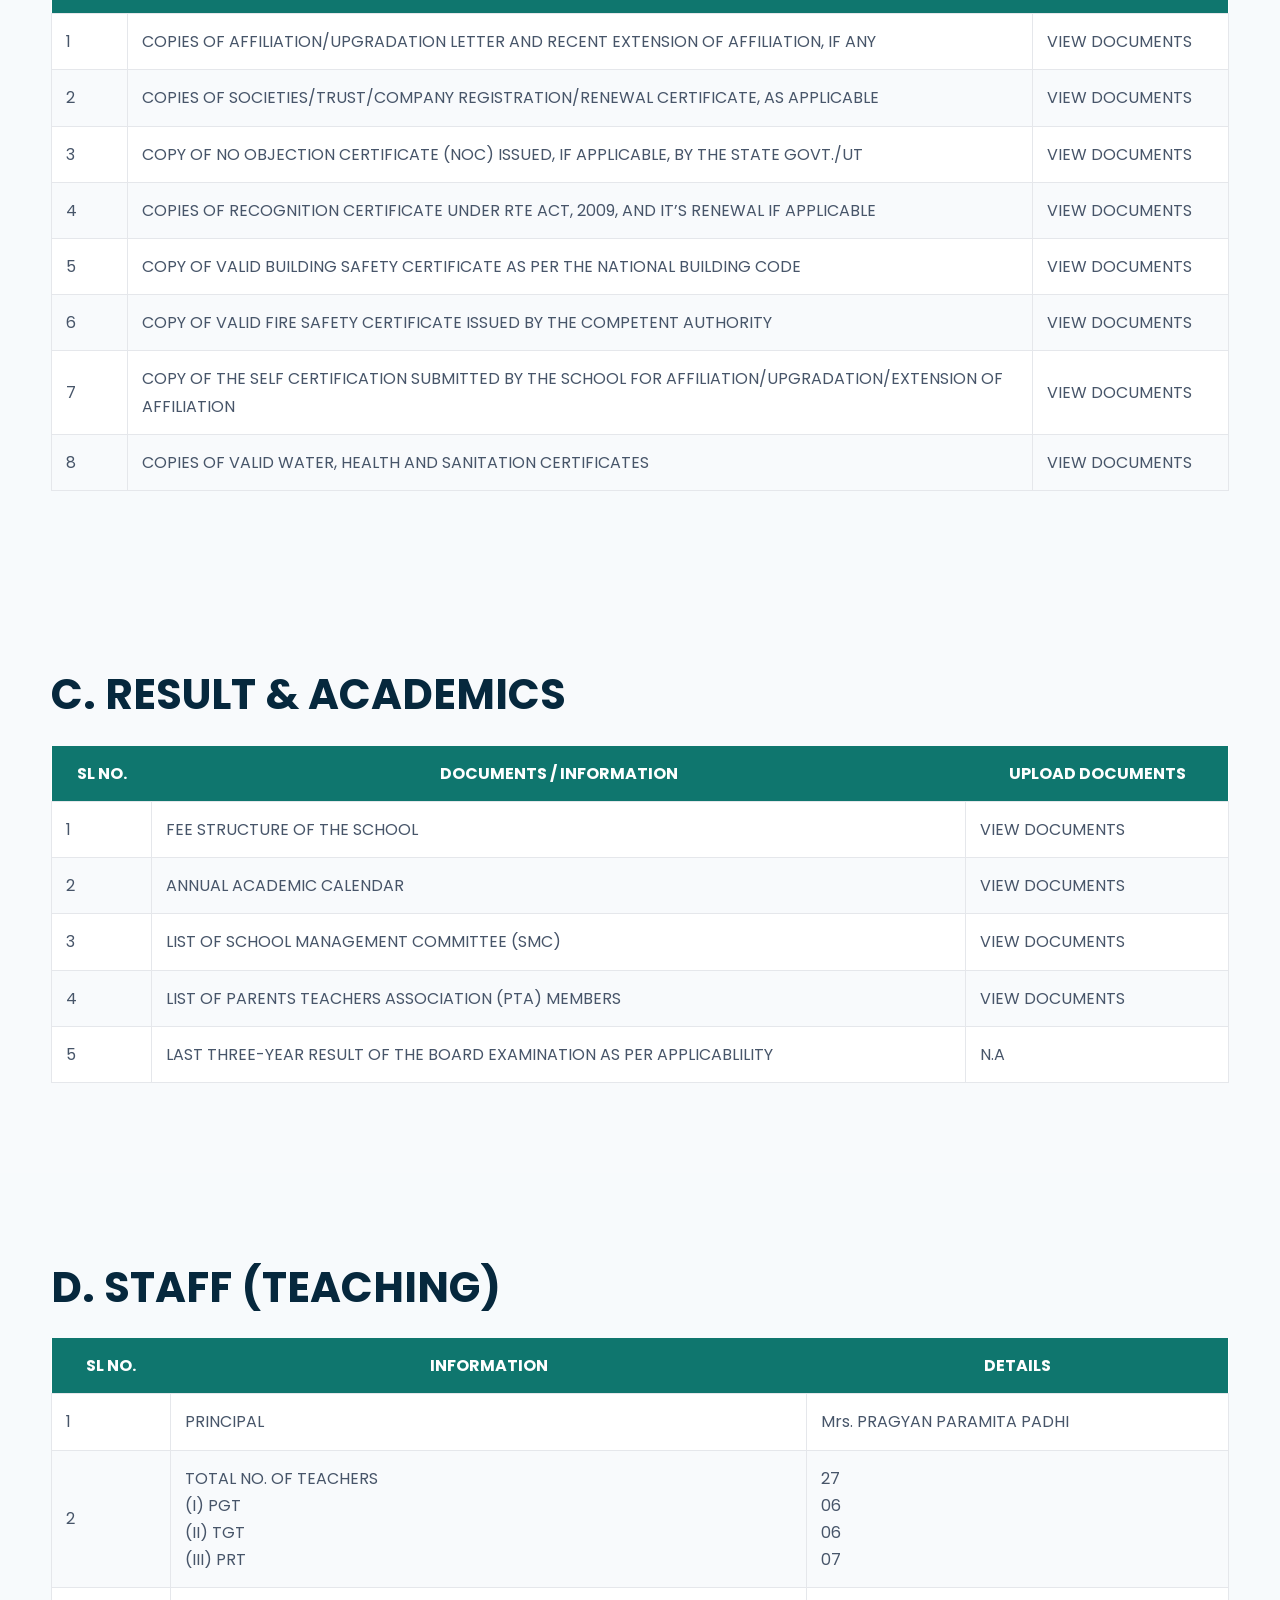
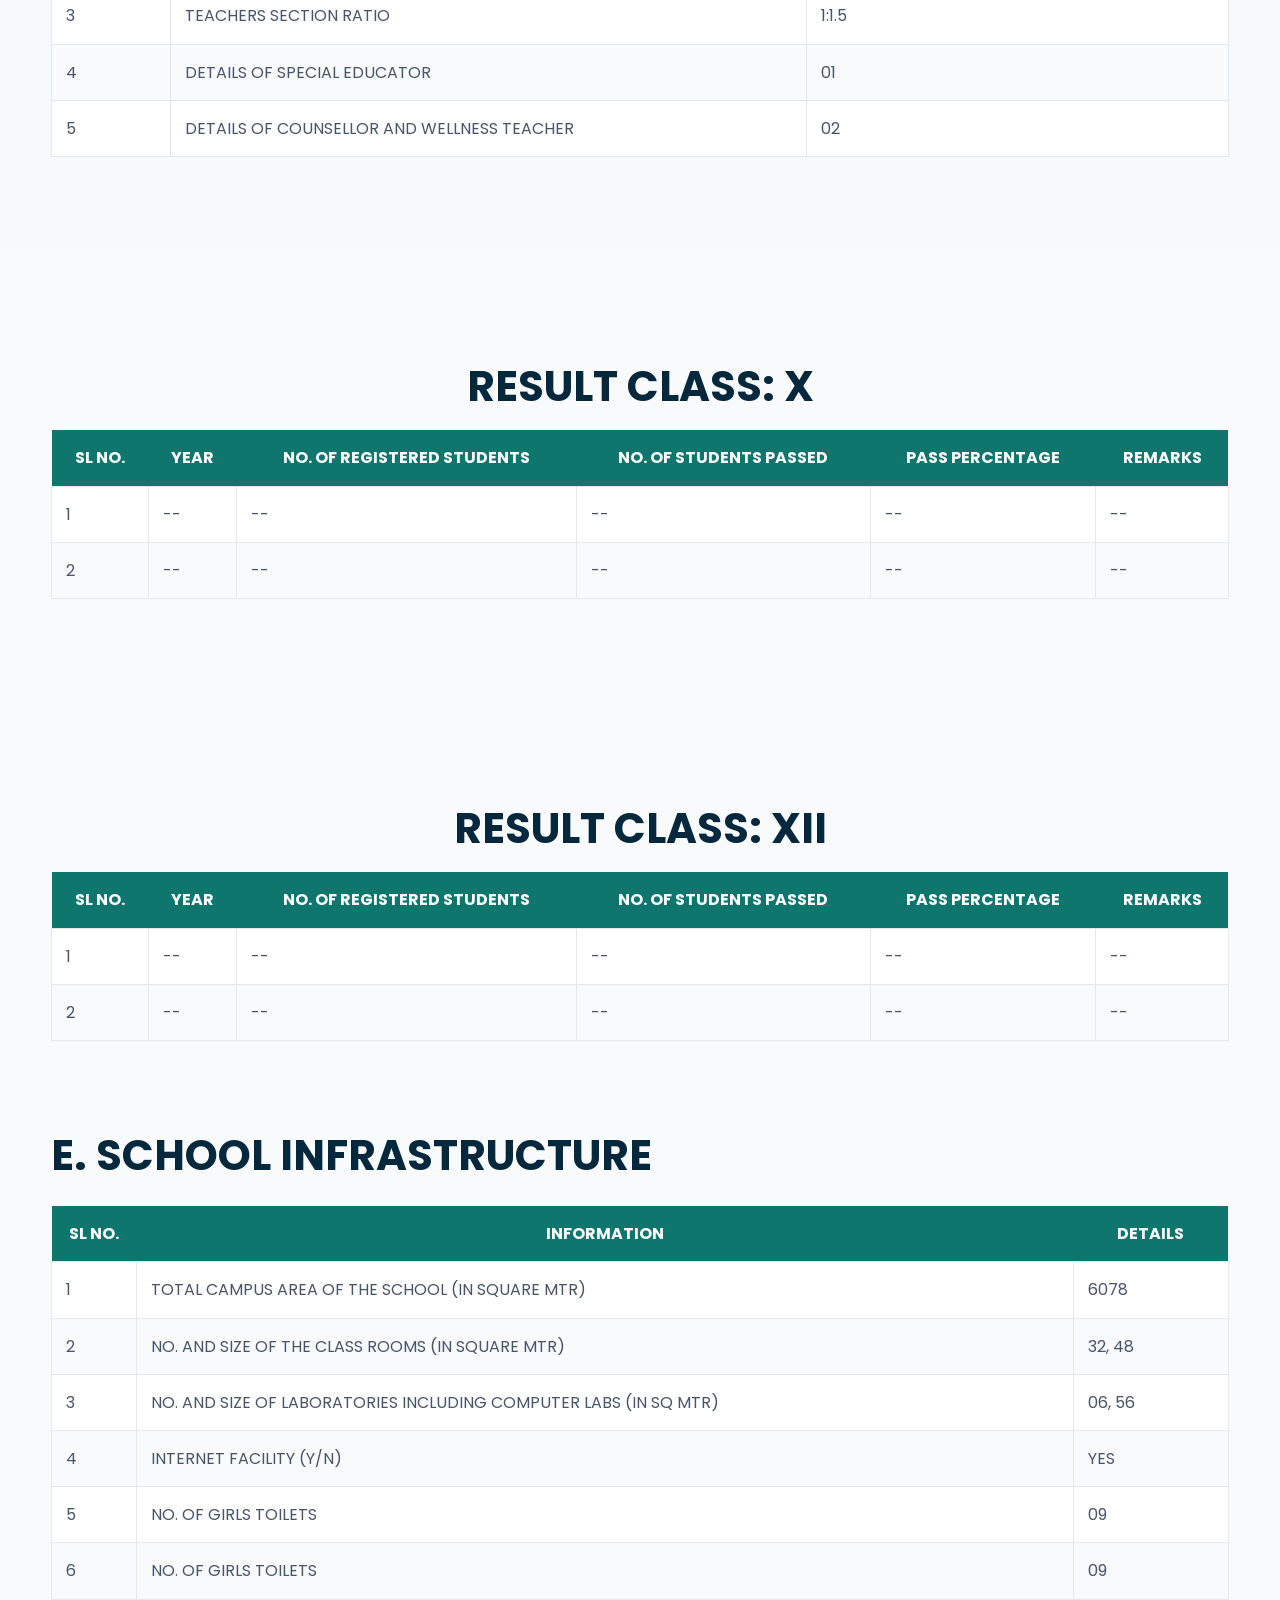
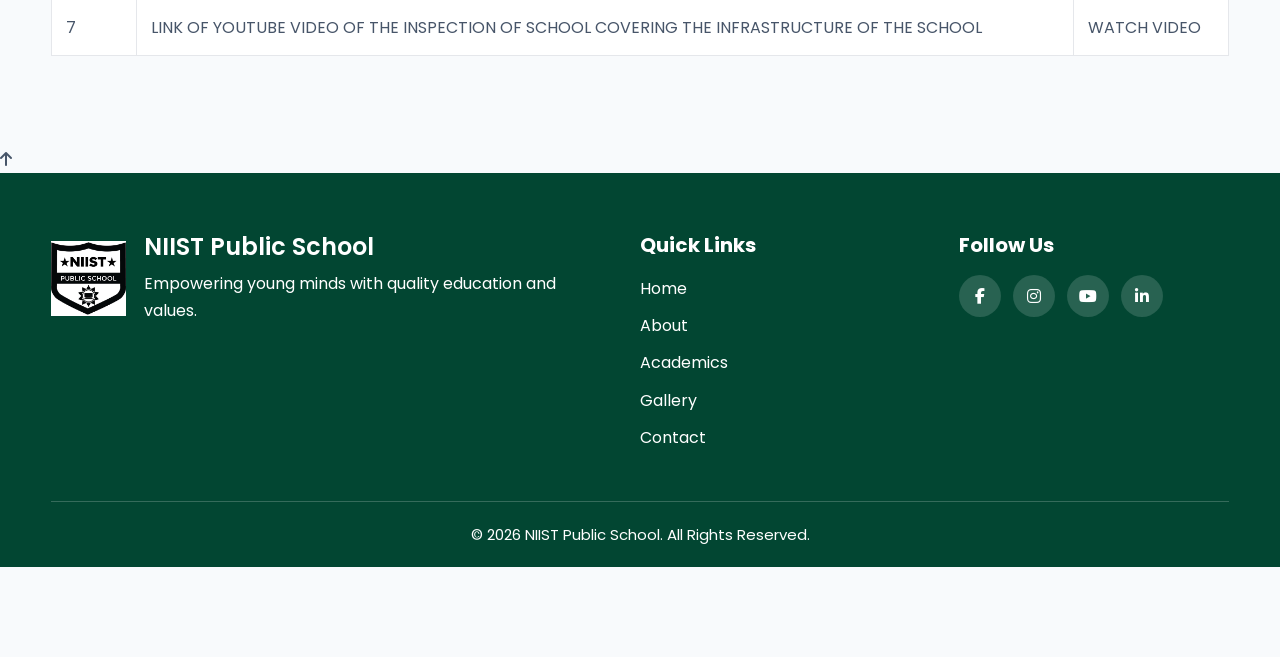
<file: mandatory.html>
<!DOCTYPE html>
<html lang="en">

<head>
    <meta charset="UTF-8">
    <meta name="viewport" content="width=device-width, initial-scale=1.0">

    <title>Mandatory Public Disclosure | NIIST Public School</title>

    <meta name="description" content="CBSE Mandatory Public Disclosure - Appendix IX">

    <!-- CSS Links (Matched with contact.html) -->
    <link rel="stylesheet" href="style.css">
    <link rel="stylesheet" href="https://cdnjs.cloudflare.com/ajax/libs/font-awesome/6.5.2/css/all.min.css">
</head>

<body>

    <!--=========================
    LOADER
    ==========================-->
    <div class="loader"></div>

    <!--=========================
    HEADER
    ==========================-->
    <header>
        <div class="container">
            <nav>
                <div class="logo">
                    <img src="image/LOGO.jpeg" alt="Logo">
                    <div>
                        <h3>NIIST Public School</h3>
                        <span>Learn • Lead • Inspire</span>
                    </div>
                </div>

                <ul class="nav-links">
                    <li><a href="index.html">Home</a></li>
                    <li><a href="about.html">About</a></li>
                    <li><a href="academics.html">Academics</a></li>
                    <li><a href="facilities.html">Facilities</a></li>
                    <li><a href="gallery.html">Gallery</a></li>
                    <li><a href="mandatory.html" class="active">Mandatory Disclosure</a></li>
                    <li><a href="contact.html">Contact</a></li>
                </ul>

                <a href="contact.html" class="nav-btn">Admission Open</a>

                <div class="menu-btn" aria-label="Toggle Navigation Menu">
                    <i class="fas fa-bars"></i>
                </div>
            </nav>
        </div>
    </header>

    <!--=========================
    PAGE BANNER
    ==========================-->
    <section class="page-banner">
        <div class="container">
            <h1>Mandatory Public Disclosure</h1>
            <p>Home / <span>Mandatory Disclosure</span></p>
        </div>
    </section>

    <!--=========================
    INTRO
    ==========================-->
    <section class="section">
        <div class="container">
            <div class="section-title">
                <span>CBSE Appendix-IX</span>
                <h2>Mandatory Public Disclosure</h2>
                <p>
                    The following information is published in accordance with the CBSE
                    Affiliation Bye-laws and Mandatory Public Disclosure guidelines.
                </p>
            </div>
        </div>
    </section>

    <!--=========================
    A. GENERAL INFORMATION
    ==========================-->
    <section class="section bg-light">
        <div class="container">
            <h2 class="table-title">A. GENERAL INFORMATION</h2>

            <div class="table-responsive">
                <table class="disclosure-table">
                    <thead>
                        <tr>
                            <th>SL NO.</th>
                            <th>INFORMATION</th>
                            <th>DETAILS</th>
                        </tr>
                    </thead>
                    <tbody>
                        <tr>
                            <td>1</td>
                            <td>Name of the School</td>
                            <td>NIIST PUBLIC SCHOOL</td>
                        </tr>
                        <tr>
                            <td>2</td>
                            <td>Affiliation Number</td>
                            <td>XXXXXXXXXX</td>
                        </tr>
                        <tr>
                            <td>3</td>
                            <td>School Code</td>
                            <td>XXXXX</td>
                        </tr>
                        <tr>
                            <td>4</td>
                            <td>Complete Address</td>
                            <td>AT/PO- BARIMUNDA, PS- MANCHESWAR, DIST.- KHORDHA, ODISHA, 754001</td>
                        </tr>
                        <tr>
                            <td>5</td>
                            <td>Principal Name and Qualification</td>
                            <td>MRS.PRAGYAN PARAMITA PADHI M.SC,B.ED</td>
                        </tr>
                        
                        <tr>
                            <td>6</td>
                            <td>School Email ID</td>
                            <td>niistpublicschoolkhurda@gmail.com</td>
                        </tr>
                        <tr>
                            <td>7</td>
                            <td>Contact Number</td>
                            <td>+91 9439831413</td>
                        </tr>
                    </tbody>
                </table>
            </div>
        </div>
    </section>

    <!--=========================
    B. DOCUMENTS
    ==========================-->
    <section class="section">
        <div class="container">
            <h2 class="table-title">B. DOCUMENTS & INFORMATION</h2>

            <div class="table-responsive">
                <table class="disclosure-table">
                    <thead>
                         <tr>
              <th class="border px-4 py-2">SL NO.</th>
              <th class="border px-4 py-2">DOCUMENTS / INFORMATION</th>
              <th class="border px-4 py-2">UPLOAD DOCUMENTS</th>
            </tr>
          </thead>
          <tbody class="text-sm">
            <tr>
              <td class="border px-4 py-2">1</td>
              <td class="border px-4 py-2">
                COPIES OF AFFILIATION/UPGRADATION LETTER AND RECENT EXTENSION OF AFFILIATION, IF ANY
              </td>
              <td class="border px-4 py-2">
                <a
                  href="images/pdfs/affiliation.pdf"
                  target="_blank"
                  class="text-blue-600 underline font-medium"
                  >VIEW DOCUMENTS</a
                >
              </td>
            </tr>
            <tr>
              <td class="border px-4 py-2">2</td>
              <td class="border px-4 py-2">
                COPIES OF SOCIETIES/TRUST/COMPANY REGISTRATION/RENEWAL CERTIFICATE, AS APPLICABLE
              </td>
              <td class="border px-4 py-2">
                <a
                  href="image/TRUST."
                  target="_blank"
                  class="text-blue-600 underline font-medium"
                  >VIEW DOCUMENTS</a
                >
              </td>
            </tr>
            <tr>
              <td class="border px-4 py-2">3</td>
              <td class="border px-4 py-2">
                COPY OF NO OBJECTION CERTIFICATE (NOC) ISSUED, IF APPLICABLE, BY THE STATE GOVT./UT
              </td>
              <td class="border px-4 py-2">
                <a
                  href="image/NOC."
                  target="_blank"
                  class="text-blue-600 underline font-medium"
                  >VIEW DOCUMENTS</a
                >
              </td>
            </tr>
            <tr>
              <td class="border px-4 py-2">4</td>
              <td class="border px-4 py-2">
                COPIES OF RECOGNITION CERTIFICATE UNDER RTE ACT, 2009, AND IT’S RENEWAL IF APPLICABLE
              </td>
              <td class="border px-4 py-2">
                <a
                  href="image/COR_compressed.pdf"
                  target="_blank"
                  class="text-blue-600 underline font-medium"
                  >VIEW DOCUMENTS</a
                >
              </td>
            </tr>
            <tr>
              <td class="border px-4 py-2">5</td>
              <td class="border px-4 py-2">
                COPY OF VALID BUILDING SAFETY CERTIFICATE AS PER THE NATIONAL BUILDING CODE
              </td>
              <td class="border px-4 py-2">
                <a
                  href="image/BUILDING."
                  target="_blank"
                  class="text-blue-600 underline font-medium"
                  >VIEW DOCUMENTS</a
                >
              </td>
            </tr>
            <tr>
              <td class="border px-4 py-2">6</td>
              <td class="border px-4 py-2">
                COPY OF VALID FIRE SAFETY CERTIFICATE ISSUED BY THE COMPETENT
                AUTHORITY
              </td>
              <td class="border px-4 py-2">
                <a
                  href="image/FIRE."
                  target="_blank"
                  class="text-blue-600 underline font-medium"
                  >VIEW DOCUMENTS</a
                >
              </td>
            </tr>
            <tr>
              <td class="border px-4 py-2">7</td>
              <td class="border px-4 py-2">
                COPY OF THE SELF CERTIFICATION SUBMITTED BY THE SCHOOL FOR AFFILIATION/UPGRADATION/EXTENSION OF AFFILIATION
              </td>
              <td class="border px-4 py-2">
                <a
                  href="image/SELF CERTIFICATE."
                  target="_blank"
                  class="text-blue-600 underline font-medium"
                  >VIEW DOCUMENTS</a
                >
              </td>
            </tr>
            <tr>
              <td class="border px-4 py-2">8</td>
              <td class="border px-4 py-2">
                COPIES OF VALID WATER, HEALTH AND SANITATION CERTIFICATES
              </td>
              <td class="border px-4 py-2">
                <a
                  href="image/WATER."
                  target="_blank"
                  class="text-blue-600 underline font-medium"
                  >VIEW DOCUMENTS</a
                >
              </td>
            </tr>
            <tr>
              <!-- <td class="border px-4 py-2">9</td>
              <td class="border px-4 py-2">
                COPIES OF SELF DECLARATION AFFIDAVIT
              </td>
              <td class="border px-4 py-2">
                <a
                  href="image/SELF.pdf"
                  target="_blank"
                  class="text-blue-600 underline font-medium"
                  >VIEW DOCUMENTS</a
                >
              </td>
            </tr> -->

                    </tbody>
                </table>
            </div>
        </div>
    </section>

    <!--=========================
    C. RESULT & ACADEMICS
    ==========================-->
    <section class="section bg-light">
        <div class="container">
            <h2 class="table-title">C. RESULT & ACADEMICS</h2>

            <div class="table-responsive">
                <table class="disclosure-table">
                    <thead>
                       <tr>
              <th class="border px-4 py-2">SL NO.</th>
              <th class="border px-4 py-2">DOCUMENTS / INFORMATION</th>
              <th class="border px-4 py-2">UPLOAD DOCUMENTS</th>
            </tr>
          </thead>
          <tbody class="text-sm">
            <tr>
              <td class="border px-4 py-2">1</td>
              <td class="border px-4 py-2">FEE STRUCTURE OF THE SCHOOL</td>
              <td class="border px-4 py-2">
                <a
                  href="image/FEE.pdf"
                  target="_blank"
                  class="text-blue-600 underline font-medium"
                  >VIEW DOCUMENTS</a
                >
              </td>
            </tr>
            <tr>
              <td class="border px-4 py-2">2</td>
              <td class="border px-4 py-2">ANNUAL ACADEMIC CALENDAR</td>
              <td class="border px-4 py-2">
                <a
                  href="image/CALENDER.pdf"
                  target="_blank"
                  class="text-blue-600 underline font-medium"
                  >VIEW DOCUMENTS</a
                >
              </td>
            </tr>
            <tr>
              <td class="border px-4 py-2">3</td>
              <td class="border px-4 py-2">
                LIST OF SCHOOL MANAGEMENT COMMITTEE (SMC)
              </td>
              <td class="border px-4 py-2">
                <a
                  href="image/SMC.pdf"
                  target="_blank"
                  class="text-blue-600 underline font-medium"
                  >VIEW DOCUMENTS</a
                >
              </td>
            </tr>
            <tr>
              <td class="border px-4 py-2">4</td>
              <td class="border px-4 py-2">
                LIST OF PARENTS TEACHERS ASSOCIATION (PTA) MEMBERS
              </td>
              <td class="border px-4 py-2">
                <a
                  href="image/PTA.pdf"
                  target="_blank"
                  class="text-blue-600 underline font-medium"
                  >VIEW DOCUMENTS</a
                >
              </td>
            </tr>
            <tr>
              <td class="border px-4 py-2">5</td>
              <td class="border px-4 py-2">
                LAST THREE-YEAR RESULT OF THE BOARD EXAMINATION AS PER
                APPLICABLILITY
              </td>
              <td class="border px-4 py-2">N.A</td>
            </tr>
                    </tbody>
                </table>
            </div>
        </div>
    </section>

    <!--=========================
    D. STAFF (TEACHING)
    ==========================-->
    <section class="section">
        <div class="container">
            <h2 class="table-title">D. STAFF (TEACHING)</h2>

            <div class="table-responsive">
                <table class="disclosure-table">
                    <thead>
                        <tr>
              <th class="border px-4 py-2">SL NO.</th>
              <th class="border px-4 py-2">INFORMATION</th>
              <th class="border px-4 py-2">DETAILS</th>
            </tr>
          </thead>
          <tbody class="text-sm">
            <tr>
              <td class="border px-4 py-2">1</td>
              <td class="border px-4 py-2">PRINCIPAL</td>
              <td class="border px-4 py-2">Mrs. PRAGYAN PARAMITA PADHI</td>
            </tr>
            <tr>
              <td class="border px-4 py-2 align-top">2</td>
              <td class="border px-4 py-2">
                TOTAL NO. OF TEACHERS
                <div class="mt-2 space-y-1 text-gray-700">
                  <div>(I) PGT</div>
                  <div>(II) TGT</div>
                  <div>(III) PRT</div>
                </div>
              </td>
              <td class="border px-4 py-2">
                27
                <div class="mt-2 space-y-1">
                  <div>06</div>
                  <div>06</div>
                  <div>07</div>
                </div>
              </td>
            </tr>
            <tr>
              <td class="border px-4 py-2">3</td>
              <td class="border px-4 py-2">TEACHERS SECTION RATIO</td>
              <td class="border px-4 py-2">1:1.5</td>
            </tr>
            <tr>
              <td class="border px-4 py-2">4</td>
              <td class="border px-4 py-2">DETAILS OF SPECIAL EDUCATOR</td>
              <td class="border px-4 py-2">01</td>
            </tr>
            <tr>
              <td class="border px-4 py-2">5</td>
              <td class="border px-4 py-2">
                DETAILS OF COUNSELLOR AND WELLNESS TEACHER
              </td>
              <td class="border px-4 py-2">02</td>
            </tr>

                    </tbody>
                </table>
            </div>
        </div>
    </section>
    <section class="section bg-light">
        <div class="container">

    <div class="mb-8">
        <table class="w-full border-collapse">
          <caption class="p-2 my-4 font-semibold text-blue-600 text-lg">
           <h2 class="table-title"> RESULT CLASS: X</h2>
          </caption>

          <thead class="bg-[#DCEAF6] text-sm">
            <tr>
              <th class="border px-4 py-2">SL NO.</th>
              <th class="border px-4 py-2">YEAR</th>
              <th class="border px-4 py-2">NO. OF REGISTERED STUDENTS</th>
              <th class="border px-4 py-2">NO. OF STUDENTS PASSED</th>
              <th class="border px-4 py-2">PASS PERCENTAGE</th>
              <th class="border px-4 py-2">REMARKS</th>
            </tr>
          </thead>

          <tbody class="text-sm">
            <tr>
              <td class="border px-4 py-2">1</td>
              <td class="border px-4 py-2">--</td>
              <td class="border px-4 py-2">--</td>
              <td class="border px-4 py-2">--</td>
              <td class="border px-4 py-2">--</td>
              <td class="border px-4 py-2">--</td>
            </tr>

            <tr>
              <td class="border px-4 py-2">2</td>
              <td class="border px-4 py-2">--</td>
              <td class="border px-4 py-2">--</td>
              <td class="border px-4 py-2">--</td>
              <td class="border px-4 py-2">--</td>
              <td class="border px-4 py-2">--</td>
            </tr>
          </tbody>
        </table>
    </section>
        </div>
      </div>

       <!-- ================= RESULT CLASS X ================= -->
       <section class="section bg-light">
        <div class="container">
       <div class="mb-8">
        <table class="w-full border-collapse">
          <caption class="p-2 my-4 font-semibold text-blue-600 text-lg">
            <h2 class="table-title">RESULT CLASS: XII</h2>
          </caption>

          <thead class="bg-[#DCEAF6] text-sm">
            <tr>
              <th class="border px-4 py-2">SL NO.</th>
              <th class="border px-4 py-2">YEAR</th>
              <th class="border px-4 py-2">NO. OF REGISTERED STUDENTS</th>
              <th class="border px-4 py-2">NO. OF STUDENTS PASSED</th>
              <th class="border px-4 py-2">PASS PERCENTAGE</th>
              <th class="border px-4 py-2">REMARKS</th>
            </tr>
          </thead>

          <tbody class="text-sm">
            <tr>
              <td class="border px-4 py-2">1</td>
              <td class="border px-4 py-2">--</td>
              <td class="border px-4 py-2">--</td>
              <td class="border px-4 py-2">--</td>
              <td class="border px-4 py-2">--</td>
              <td class="border px-4 py-2">--</td>
            </tr>

            <tr>
              <td class="border px-4 py-2">2</td>
              <td class="border px-4 py-2">--</td>
              <td class="border px-4 py-2">--</td>
              <td class="border px-4 py-2">--</td>
              <td class="border px-4 py-2">--</td>
              <td class="border px-4 py-2">--</td>
            </tr>
        </section>
        
          </tbody>
        </table>
    </div>
      </div>
    <!--=========================
    E. SCHOOL INFRASTRUCTURE
    ==========================-->
    <section class="section bg-light">
        <div class="container">
            <h2 class="table-title">E. SCHOOL INFRASTRUCTURE</h2>

            <div class="table-responsive">
                <table class="disclosure-table">
                    <thead>
                        <tr>
              <th class="border px-4 py-2">SL NO.</th>
              <th class="border px-4 py-2">INFORMATION</th> 
              <th class="border px-4 py-2">DETAILS</th>
            </tr>
          </thead>
          <tbody class="text-sm">
            <tr>
              <td class="border px-4 py-2">1</td>
              <td class="border px-4 py-2">
                TOTAL CAMPUS AREA OF THE SCHOOL (IN SQUARE MTR)
              </td>
              <td class="border px-4 py-2">6078</td>
            </tr>
            <tr>
              <td class="border px-4 py-2">2</td>
              <td class="border px-4 py-2">
                NO. AND SIZE OF THE CLASS ROOMS (IN SQUARE MTR)
              </td>
              <td class="border px-4 py-2">32, 48</td>
            </tr>
            <tr>
              <td class="border px-4 py-2">3</td>
              <td class="border px-4 py-2">
                NO. AND SIZE OF LABORATORIES INCLUDING COMPUTER LABS (IN SQ MTR)
              </td>
              <td class="border px-4 py-2">06, 56</td>
            </tr>
            <tr>
              <td class="border px-4 py-2">4</td>
              <td class="border px-4 py-2">INTERNET FACILITY (Y/N)</td>
              <td class="border px-4 py-2">YES</td>
            </tr>
            <tr>
              <td class="border px-4 py-2">5</td>
              <td class="border px-4 py-2">NO. OF GIRLS TOILETS</td>
              <td class="border px-4 py-2">09</td>
            </tr>
            <tr>
              <td class="border px-4 py-2">6</td>
              <td class="border px-4 py-2">NO. OF GIRLS TOILETS</td>
              <td class="border px-4 py-2">09</td>
            </tr>
            <tr>
              <td class="border px-4 py-2">7</td>
              <td class="border px-4 py-2">
                LINK OF YOUTUBE VIDEO OF THE INSPECTION OF SCHOOL COVERING THE INFRASTRUCTURE OF THE SCHOOL
              </td>
              <td class="border px-4 py-2">
                <a href="https://www.youtube.com/watch?v=example" target="_blank" rel="noopener noreferrer">
                  WATCH VIDEO
                </a>
              </td>
            </tr>

                    </tbody>
                </table>
            </div>
        </div>
    </section>

    
    <!--=========================
    BACK TO TOP
    ==========================-->
    <a href="#" class="back-top" aria-label="Back to top">
        <i class="fas fa-arrow-up"></i>
    </a>

    <!--=========================
    FOOTER
    ==========================-->
    <footer>

    <div class="container">

        <div class="footer-grid">

            <!-- School -->

            <div class="footer-brand">

                <img src="image/LOGO.jpeg" alt="NIIST Public School Logo">

                <div class="footer-brand-text">
                    <h3>NIIST Public School</h3>
                    <p>Empowering young minds with quality education and values.</p>
                </div>

            </div>

            <!-- Quick Links -->

            <div>

                <h4>Quick Links</h4>

                <ul class="footer-links">
                    <li><a href="index.html">Home</a></li>
                    <li><a href="about.html">About</a></li>
                    <li><a href="academics.html">Academics</a></li>
                    <li><a href="gallery.html">Gallery</a></li>
                    <li><a href="contact.html">Contact</a></li>
                </ul>

            </div>

            <!-- Social -->

            <div>

                <h4>Follow Us</h4>

                <div class="social-links">
                    <a href="#"><i class="fab fa-facebook-f"></i></a>
                    <a href="#"><i class="fab fa-instagram"></i></a>
                    <a href="#"><i class="fab fa-youtube"></i></a>
                    <a href="#"><i class="fab fa-linkedin-in"></i></a>
                </div>

            </div>

        </div>

        <hr>

        <p class="copyright">
            © <span id="year"></span> NIIST Public School. All Rights Reserved.
        </p>

    </div>

</footer>

    <!-- JS File Attachment -->
    <script src="script.js"></script>
</body>

</html>
</file>
<file: style.css>
/*=====================================================
 NIIST PUBLIC SCHOOL
 Premium School Website
 Author : ChatGPT
 Version : 2.0
======================================================*/

/* Google Font */
@import url('https://fonts.googleapis.com/css2?family=Poppins:wght@300;400;500;600;700;800&display=swap');

/*==========================
ROOT VARIABLES
==========================*/

:root{

--primary:#0f766e;
--secondary:#14b8a6;
--accent:#f59e0b;

--dark:#06283D;
--light:#F7FAFC;
--white:#ffffff;
--text:#475569;
--border:#E5E7EB;

--gradient:
linear-gradient(135deg,#0f766e,#14b8a6);

--shadow:
0 12px 35px rgba(0,0,0,.08);

--radius:18px;

--transition:.35s ease;

}

/*==========================
RESET
==========================*/

*{
margin:0;
padding:0;
box-sizing:border-box;
}

html{
scroll-behavior:smooth;
}

body{

font-family:'Poppins',sans-serif;

background:var(--light);

color:var(--text);

overflow-x:hidden;

line-height:1.7;

}

/*==========================
COMMON
==========================*/

.container{

width:min(1280px,92%);

margin:auto;

}

section{

padding:90px 0;

}

img{

width:100%;

display:block;

}

a{

text-decoration:none;

color:inherit;

transition:.3s;

}

ul{

list-style:none;

}

h1,h2,h3,h4{

color:var(--dark);

font-weight:700;

line-height:1.2;

}

h2{

font-size:42px;

margin-bottom:18px;

}

p{

color:var(--text);

}

/*==========================
BUTTONS
==========================*/

.btn{

display:inline-flex;

align-items:center;

justify-content:center;

padding:15px 34px;

border-radius:50px;

font-weight:600;

transition:.35s;

}

.btn-primary{

background:var(--gradient);

color:#fff;

box-shadow:var(--shadow);

}

.btn-primary:hover{

transform:translateY(-4px);

}

.btn-outline{

border:2px solid #fff;

color:#fff;

}

.btn-outline:hover{

background:#fff;

color:var(--primary);

}

/*==========================
HEADER
==========================*/

header{

position:fixed;

background:#044a1d;
top:0;

left:0;

width:100%;

z-index:999;

padding:18px 0;

/* transition:.4s; */

}

header.active{

background:#044a1d;

box-shadow:0 5px 25px rgba(0, 0, 250, 0.08);

padding:12px 0;

}

nav{

display:flex;

align-items:center;

justify-content:space-between;

}

/*==========================
LOGO
==========================*/

.logo{

display:flex;

align-items:center;

gap:14px;

}

.logo img{

width:68px;

transition:.3s;

}

.logo h3{

font-size:24px;

color:#fff;

}

.logo span{

display:block;

font-size:13px;

font-weight:500;

color:#fff;

}

header.active .logo h3{

color:var(--light);

}

header.active .logo span{

color:var(--text);

}

/*==========================
MENU
==========================*/

.nav-links{

display:flex;

gap:35px;

align-items:center;

}

.nav-links li{

position:relative;

}

.nav-links a{

font-weight:600;

color:#fff;

padding:10px 0;

position:relative;

}

header.active .nav-links a{

color:var(--light);

}

.nav-links a::after{

content:'';

position:absolute;

left:0;

bottom:0;

width:0;

height:3px;

background:var(--light);

transition:.35s;

border-radius:10px;

}

.nav-links a:hover::after,

.nav-links .active::after{

width:100%;

}

.nav-links a:hover{

color:var(--accent);

}

/*==========================
HEADER BUTTON
==========================*/

.nav-btn{

padding:13px 28px;

background:var(--gradient);

color:#fff;

border-radius:50px;

font-weight:600;

box-shadow:var(--shadow);

}

.nav-btn:hover{

transform:translateY(-4px);

}

/*==========================
MOBILE MENU
==========================*/

.menu-btn{

display:none;

font-size:30px;

cursor:pointer;

color:#fff;

}

header.active .menu-btn{

color:var(--light);

}

/*==========================
HERO
==========================*/

.hero{

height:100vh;

position:relative;

display:flex;

align-items:center;

overflow:hidden;

}

/* Background Slider */

.hero-slide{

position:absolute;

width:100%;

height:100%;

background-size:cover;

background-position:center;

opacity:0;

transition:1.2s;

}

.hero-slide.active{

opacity:1;

}

/* Overlay */

.hero::before{

content:'';

position:absolute;

inset:0;

background:linear-gradient(

90deg,

rgba(6,40,61,.85),

rgba(6,40,61,.45)

);

z-index:1;

}

/* Hero Content */

.hero-content{

position:relative;

z-index:5;

max-width:760px;

color:#fff;

}

.hero-content h1{

font-size:70px;

color:#fff;

margin-bottom:25px;

}

.hero-content h1 span{

display:block;

color:var(--accent);

}

.hero-content p{

font-size:18px;

color:#f1f5f9;

margin-bottom:40px;

}

.hero-btns{

display:flex;

gap:18px;

flex-wrap:wrap;

}

/*==========================
HERO STATS
==========================*/

.hero-stats{

display:flex;

gap:20px;

margin-top:70px;

flex-wrap:wrap;

}

.stat{

background:rgba(255,255,255,.15);

backdrop-filter:blur(15px);

padding:25px;

border-radius:20px;

min-width:180px;

}

.stat h3{

font-size:34px;

color:#fff;

}

.stat p{

color:#fff;

font-size:15px;

}

/*==========================
SECTION TITLE
==========================*/

.section-title{

text-align:center;

margin-bottom:60px;

}

.section-title span{

display:inline-block;

padding:10px 22px;

background:#dff7f3;

color:var(--primary);

border-radius:50px;

font-size:14px;

font-weight:600;

margin-bottom:18px;

}

.section-title p{

max-width:700px;

margin:auto;

}

/*==========================
CARD
==========================*/

.card{

background:#fff;

padding:35px;

border-radius:var(--radius);

box-shadow:var(--shadow);

transition:.35s;

}

.card:hover{

transform:translateY(-8px);

}
/*=====================================================
MODULE 2
ABOUT • PRINCIPAL • VISION • FEATURES • STATS
======================================================*/

/*==========================
ABOUT SECTION
==========================*/

.about{
background:#fff;
position:relative;
overflow:hidden;
}

.about-grid{
display:grid;
grid-template-columns:1fr 1fr;
gap:60px;
align-items:center;
}

.about-image{
position:relative;
}

.about-image img{
border-radius:24px;
box-shadow:var(--shadow);
}

.about-image::after{
content:"";
position:absolute;
right:-20px;
bottom:-20px;
width:180px;
height:180px;
background:var(--gradient);
border-radius:30px;
z-index:-1;
}

.about-content h2{
margin-bottom:20px;
}

.about-content p{
margin-bottom:20px;
}

.about-list{
margin-top:25px;
display:grid;
gap:15px;
}

.about-list li{
display:flex;
align-items:center;
gap:15px;
font-weight:500;
color:var(--dark);
}

.about-list i{
width:42px;
height:42px;
background:var(--gradient);
color:#fff;
border-radius:50%;
display:flex;
align-items:center;
justify-content:center;
}

/*==========================
PRINCIPAL MESSAGE
==========================*/

.principal{
background:#f8fafc;
}

.principal-box{
display:grid;
grid-template-columns:320px 1fr;
gap:50px;
align-items:center;
background:#fff;
padding:45px;
border-radius:25px;
box-shadow:var(--shadow);
}

.principal-image img{
border-radius:20px;
}

.principal-content h3{
margin-bottom:15px;
font-size:32px;
}

.principal-content p{
margin-bottom:18px;
}

.principal-sign{
margin-top:25px;
font-weight:700;
color:var(--primary);
}

/*==========================
VISION MISSION
==========================*/

.vision-grid{
display:grid;
grid-template-columns:repeat(2,1fr);
gap:35px;
margin-top:60px;
}

.vision-card{
background:#fff;
padding:40px;
border-radius:22px;
box-shadow:var(--shadow);
transition:.35s;
border-top:5px solid var(--primary);
}

.vision-card:hover{
transform:translateY(-10px);
}

.vision-card i{
font-size:42px;
color:var(--primary);
margin-bottom:20px;
}

.vision-card h3{
margin-bottom:18px;
}

/*==========================
WHY CHOOSE US
==========================*/

.features{
background:#fff;
}

.feature-grid{
display:grid;
grid-template-columns:repeat(3,1fr);
gap:30px;
}

.feature-card{
background:#fff;
padding:35px;
border-radius:22px;
text-align:center;
box-shadow:var(--shadow);
transition:.35s;
}

.feature-card:hover{
transform:translateY(-8px);
}

.feature-icon{
width:80px;
height:80px;
margin:auto;
margin-bottom:22px;
border-radius:50%;
background:var(--gradient);
display:flex;
align-items:center;
justify-content:center;
color:#fff;
font-size:30px;
}

/*==========================
COUNTER SECTION
==========================*/

.counter{
background:var(--gradient);
color:#fff;
}

.counter-grid{
display:grid;
grid-template-columns:repeat(4,1fr);
gap:30px;
text-align:center;
}

.counter-item h2{
font-size:52px;
color:#fff;
margin-bottom:10px;
}

.counter-item p{
color:#fff;
font-size:16px;
}

/*==========================
HOVER EFFECT
==========================*/

.feature-card:hover .feature-icon{
transform:rotate(360deg);
transition:.7s;
}

/*==========================
ANIMATION
==========================*/

.fade-up{
opacity:0;
transform:translateY(40px);
transition:.8s;
}

.fade-up.show{
opacity:1;
transform:translateY(0);
}
/*=====================================================
MODULE 3
ACADEMICS • FACILITIES • ACTIVITIES • NEWS • CTA
======================================================*/

/*==========================
ACADEMICS
==========================*/

.academics{
background:#f8fafc;
}

.program-grid{
display:grid;
grid-template-columns:repeat(4,1fr);
gap:25px;
margin-top:50px;
}

.program-card{
background:#fff;
padding:35px 25px;
border-radius:20px;
text-align:center;
box-shadow:var(--shadow);
transition:.35s;
border-bottom:4px solid transparent;
}

.program-card:hover{
transform:translateY(-8px);
border-color:var(--primary);
}

.program-card i{
font-size:48px;
color:var(--primary);
margin-bottom:20px;
}

.program-card h3{
font-size:22px;
margin-bottom:12px;
}

.program-card p{
font-size:15px;
}

/*==========================
FACILITIES
==========================*/

.facilities{
background:#fff;
}

.facility-grid{
display:grid;
grid-template-columns:repeat(3,1fr);
gap:30px;
margin-top:50px;
}

.facility-card{
overflow:hidden;
background:#fff;
border-radius:22px;
box-shadow:var(--shadow);
transition:.35s;
}

.facility-card img{
height:240px;
object-fit:cover;
transition:.5s;
}

.facility-card:hover img{
transform:scale(1.08);
}

.facility-content{
padding:25px;
}

.facility-content h3{
margin-bottom:12px;
}

.facility-card:hover{
transform:translateY(-8px);
}

/*==========================
ACTIVITIES
==========================*/

.activities{
background:#f8fafc;
}

.activity-grid{
display:grid;
grid-template-columns:repeat(4,1fr);
gap:25px;
margin-top:50px;
}

.activity-card{
background:#fff;
padding:30px;
text-align:center;
border-radius:18px;
box-shadow:var(--shadow);
transition:.35s;
}

.activity-card i{
font-size:40px;
color:var(--accent);
margin-bottom:18px;
}

.activity-card:hover{
background:var(--gradient);
color:#fff;
transform:translateY(-8px);
}

.activity-card:hover h3,
.activity-card:hover p,
.activity-card:hover i{
color:#fff;
}

/*==========================
LATEST NEWS
==========================*/

.news{
background:#fff;
}

.news-grid{
display:grid;
grid-template-columns:repeat(3,1fr);
gap:30px;
margin-top:50px;
}

.news-card{
background:#fff;
border-radius:20px;
overflow:hidden;
box-shadow:var(--shadow);
transition:.35s;
}

.news-card img{
height:240px;
object-fit:cover;
transition:.5s;
}

.news-card:hover img{
transform:scale(1.08);
}

.news-content{
padding:25px;
}

.news-date{
display:inline-block;
padding:8px 16px;
background:var(--primary);
color:#fff;
border-radius:30px;
font-size:13px;
margin-bottom:15px;
}

.news-content h3{
margin-bottom:12px;
font-size:22px;
}

.news-card:hover{
transform:translateY(-8px);
}

/*==========================
EVENT STRIP
==========================*/

.event-strip{
background:var(--gradient);
padding:25px;
border-radius:22px;
display:flex;
justify-content:space-between;
align-items:center;
margin-top:60px;
color:#fff;
flex-wrap:wrap;
gap:20px;
}

.event-strip h3{
color:#fff;
font-size:30px;
}

.event-strip p{
color:#fff;
margin-top:8px;
}

/*==========================
CTA SECTION
==========================*/

.cta{
padding:90px 0;
background:linear-gradient(rgba(6,40,61,.88),rgba(6,40,61,.88)),
url("images/cta.jpg") center/cover;
text-align:center;
color:#fff;
}

.cta h2{
color:#fff;
font-size:48px;
margin-bottom:20px;
}

.cta p{
max-width:700px;
margin:auto;
margin-bottom:35px;
color:#f1f5f9;
font-size:18px;
}

.cta-buttons{
display:flex;
justify-content:center;
gap:20px;
flex-wrap:wrap;
}

/*==========================
IMAGE HOVER
==========================*/

.zoom-img{
overflow:hidden;
border-radius:20px;
}

.zoom-img img{
transition:.5s;
}

.zoom-img:hover img{
transform:scale(1.1);
}
/*=====================================================
MODULE 4
GALLERY • TESTIMONIAL • FAQ • NEWSLETTER • FOOTER
======================================================*/

/*==========================
GALLERY
==========================*/

.gallery{
    background:#fff;
}

.gallery-grid{
    display:grid;
    grid-template-columns:repeat(auto-fit,minmax(280px,1fr));
    gap:25px;
    margin-top:50px;
}

.gallery-item{
    position:relative;
    overflow:hidden;
    border-radius:20px;
    box-shadow:var(--shadow);
}

.gallery-item img{
    height:280px;
    width:100%;
    object-fit:cover;
    transition:.5s;
}

.gallery-item:hover img{
    transform:scale(1.12);
}

.gallery-overlay{
    position:absolute;
    inset:0;
    background:linear-gradient(rgba(0,0,0,.1),rgba(15,118,110,.85));
    display:flex;
    justify-content:center;
    align-items:center;
    opacity:0;
    transition:.4s;
}

.gallery-overlay i{
    color:#fff;
    font-size:34px;
}

.gallery-item:hover .gallery-overlay{
    opacity:1;
}

/*==========================
TESTIMONIALS
==========================*/

.testimonials{
    background:#f8fafc;
}

.testimonial-grid{
    display:grid;
    grid-template-columns:repeat(3,1fr);
    gap:30px;
    margin-top:50px;
}

.testimonial-card{
    background:#fff;
    padding:35px;
    border-radius:22px;
    box-shadow:var(--shadow);
    position:relative;
    transition:.35s;
}

.testimonial-card:hover{
    transform:translateY(-8px);
}

.testimonial-card::before{
    content:"❝";
    position:absolute;
    top:20px;
    right:25px;
    font-size:60px;
    color:#dbeafe;
}

.testimonial-user{
    display:flex;
    align-items:center;
    gap:15px;
    margin-top:25px;
}

.testimonial-user img{
    width:70px;
    height:70px;
    border-radius:50%;
    object-fit:cover;
}

.stars{
    color:#f59e0b;
    margin:12px 0;
}

/*==========================
FAQ
==========================*/

.faq{
    background:#fff;
}

.faq-box{
    max-width:900px;
    margin:auto;
}

.faq-item{
    background:#fff;
    border-radius:18px;
    margin-bottom:18px;
    box-shadow:var(--shadow);
    overflow:hidden;
}

.faq-question{
    padding:22px 30px;
    display:flex;
    justify-content:space-between;
    align-items:center;
    cursor:pointer;
    font-weight:600;
}

.faq-question i{
    transition:.3s;
}

.faq-answer{
    display:none;
    padding:0 30px 25px;
}

.faq-item.active .faq-answer{
    display:block;
}

.faq-item.active i{
    transform:rotate(180deg);
}

/*==========================
NEWSLETTER
==========================*/

.newsletter{
    background:var(--gradient);
    padding:70px 40px;
    border-radius:28px;
    text-align:center;
    color:#fff;
}

.newsletter h2{
    color:#fff;
}

.newsletter p{
    color:#fff;
    margin:20px auto 35px;
    max-width:650px;
}

.newsletter form{
    display:flex;
    max-width:700px;
    margin:auto;
    overflow:hidden;
    border-radius:60px;
    background:#fff;
}

.newsletter input{
    flex:1;
    padding:18px 24px;
    border:none;
    outline:none;
    font-size:16px;
}

.newsletter button{
    border:none;
    padding:18px 40px;
    background:var(--dark);
    color:#fff;
    cursor:pointer;
}

/*==========================
CONTACT PREVIEW
==========================*/

.contact-preview{
    background:#fff;
}

.contact-grid{
    display:grid;
    grid-template-columns:repeat(3,1fr);
    gap:30px;
    margin-top:50px;
}

.contact-card{
    text-align:center;
    background:#fff;
    padding:35px;
    border-radius:22px;
    box-shadow:var(--shadow);
}

.contact-card i{
    width:70px;
    height:70px;
    margin:auto;
    margin-bottom:20px;
    border-radius:50%;
    display:flex;
    justify-content:center;
    align-items:center;
    background:var(--gradient);
    color:#fff;
    font-size:28px;
}

/*==========================
FOOTER
==========================*/

/* footer{
    background:#06283D;
    color:#fff;
    padding:80px 0 25px;
}

.footer-grid{
    display:grid;
    grid-template-columns:2fr 1fr 1fr 1.5fr;
    gap:40px;
}

.footer-logo img{
    width:80px;
    margin-bottom:20px;
}

.footer-logo p{
    color:#cbd5e1;
}

.footer-title{
    color:#fff;
    margin-bottom:25px;
}

.footer-links li{
    margin-bottom:14px;
}

.footer-links a{
    color:#cbd5e1;
}

.footer-links a:hover{
    color:#14b8a6;
    padding-left:8px;
}

.footer-contact li{
    display:flex;
    gap:12px;
    margin-bottom:18px;
    color:#cbd5e1;
}

.footer-contact i{
    color:#14b8a6;
    margin-top:4px;
}

.social-icons{
    display:flex;
    gap:15px;
    margin-top:25px;
}

.social-icons a{
    width:45px;
    height:45px;
    display:flex;
    justify-content:center;
    align-items:center;
    border-radius:50%;
    background:rgba(255,255,255,.08);
    color:#fff;
    transition:.3s;
}

.social-icons a:hover{
    background:var(--secondary);
    transform:translateY(-5px);
}

/*==========================
COPYRIGHT
==========================*/

.footer-bottom{
    border-top:1px solid rgba(255,255,255,.1);
    margin-top:50px;
    padding-top:25px;
    display:flex;
    justify-content:space-between;
    align-items:center;
    flex-wrap:wrap;
    gap:15px;
}

.footer-bottom p{
    color:#cbd5e1;
}

.footer-bottom a{
    color:#14b8a6;
} */

/*==========================
BACK TO TOP
==========================*/

.back-top{
    position:fixed;
    right:25px;
    bottom:25px;
    width:55px;
    height:55px;
    border-radius:50%;
    background:var(--gradient);
    color:#fff;
    display:flex;
    justify-content:center;
    align-items:center;
    cursor:pointer;
    box-shadow:var(--shadow);
    opacity:0;
    visibility:hidden;
    transition:.3s;
    z-index:999;
}

.back-top.show{
    opacity:1;
    visibility:visible;
}
/*=====================================================
MODULE 5
RESPONSIVE • UTILITIES • FORMS • LOADER
======================================================*/

/*==========================
FORM ELEMENTS
==========================*/

input,
textarea,
select{
width:100%;
padding:15px 18px;
border:1px solid var(--border);
border-radius:12px;
font-family:inherit;
font-size:15px;
outline:none;
transition:.3s;
}

input:focus,
textarea:focus,
select:focus{
border-color:var(--primary);
box-shadow:0 0 0 4px rgba(15,118,110,.12);
}

textarea{
resize:vertical;
min-height:140px;
}

.form-group{
margin-bottom:20px;
}

/*==========================
TABLE
==========================*/

table{
width:100%;
border-collapse:collapse;
margin-top:25px;
background:#fff;
}

table th{
background:var(--primary);
color:#fff;
padding:14px;
}

table td{
padding:14px;
border:1px solid #e5e7eb;
}

table tr:nth-child(even){
background:#f8fafc;
}

/*==========================
LOADER
==========================*/

.loader{
position:fixed;
inset:0;
background:#fff;
display:flex;
justify-content:center;
align-items:center;
z-index:99999;
transition:.4s;
}

.loader.hide{
opacity:0;
visibility:hidden;
}

.loader::after{
content:"";
width:55px;
height:55px;
border:6px solid #e5e7eb;
border-top-color:var(--primary);
border-radius:50%;
animation:spin .9s linear infinite;
}

@keyframes spin{

100%{
transform:rotate(360deg);
}

}

/*==========================
UTILITY CLASSES
==========================*/

.text-center{
text-align:center;
}

.mt-30{
margin-top:30px;
}

.mt-50{
margin-top:50px;
}

.mb-30{
margin-bottom:30px;
}

.mb-50{
margin-bottom:50px;
}

.rounded{
border-radius:20px;
}

.shadow{
box-shadow:var(--shadow);
}

.bg-primary{
background:var(--primary);
color:#fff;
}

.bg-light{
background:#f8fafc;
}

/*==========================
ANIMATIONS
==========================*/

@keyframes fadeUp{

from{

opacity:0;

transform:translateY(40px);

}

to{

opacity:1;

transform:translateY(0);

}

}

.fade-up{

animation:fadeUp .8s ease forwards;

}

@keyframes zoomIn{

from{

opacity:0;

transform:scale(.9);

}

to{

opacity:1;

transform:scale(1);

}

}

.zoom-in{

animation:zoomIn .8s ease forwards;

}

/*==========================
RESPONSIVE
==========================*/

@media(max-width:1200px){

.program-grid,
.activity-grid{
grid-template-columns:repeat(2,1fr);
}

.facility-grid,
.news-grid,
.testimonial-grid,
.contact-grid,
.footer-grid{
grid-template-columns:repeat(2,1fr);
}

.about-grid,
.principal-box{
grid-template-columns:1fr;
}

.hero-content h1{
font-size:56px;
}

}

@media(max-width:992px){

.nav-links{
position:fixed;
top:82px;
left:-100%;
width:280px;
height:100vh;
background:#fff;
flex-direction:column;
align-items:flex-start;
padding:40px 30px;
gap:22px;
transition:.35s;
box-shadow:0 15px 35px rgba(0,0,0,.08);
}

.nav-links.active{
left:0;
}

.nav-links a{
color:var(--dark)!important;
}

.menu-btn{
display:block;
}

.nav-btn{
display:none;
}

.hero{
height:auto;
padding:160px 0 100px;
}

.hero-content h1{
font-size:46px;
}

.hero-stats{
justify-content:center;
}

.counter-grid{
grid-template-columns:repeat(2,1fr);
}

.gallery-grid{
grid-template-columns:repeat(2,1fr);
}

}

@media(max-width:768px){

.program-grid,
.facility-grid,
.activity-grid,
.news-grid,
.gallery-grid,
.testimonial-grid,
.contact-grid,
.footer-grid,
.counter-grid,
.vision-grid{

grid-template-columns:1fr;

}

.hero-content{

text-align:center;

}

.hero-btns{

justify-content:center;

}

.hero-content h1{

font-size:38px;

}

.hero-content p{

font-size:16px;

}

.section-title h2{

font-size:34px;

}

.newsletter form{

flex-direction:column;

border-radius:20px;

}

.newsletter button{

width:100%;

}

.footer-bottom{

text-align:center;

justify-content:center;

}

}

@media(max-width:576px){

section{

padding:70px 0;

}

.container{

width:94%;

}

.logo img{

width:55px;

}

.logo h3{

font-size:20px;

}

.hero-content h1{

font-size:32px;

}

.btn{

width:100%;

}

.hero-btns{

flex-direction:column;

}

.stat{

width:100%;

}

.card{

padding:25px;

}

}

/*==========================
PRINT
==========================*/

@media print{

header,
footer,
.back-top,
.loader{

display:none;

}

body{

background:#fff;

}

section{

padding:20px 0;

}

}
/* Lightbox */

.lightbox{
position:fixed;
inset:0;
background:rgba(0,0,0,.85);
display:flex;
justify-content:center;
align-items:center;
z-index:99999;
}

.lightbox img{
max-width:90%;
max-height:90%;
border-radius:12px;
}

.lightbox-close{
position:absolute;
top:30px;
right:40px;
font-size:42px;
color:#fff;
cursor:pointer;
}

/* Toast */

.toast{
position:fixed;
right:25px;
bottom:30px;
background:#0f766e;
color:#fff;
padding:15px 25px;
border-radius:10px;
opacity:0;
transform:translateY(20px);
transition:.3s;
z-index:99999;
}

.toast.show{
opacity:1;
transform:translateY(0);
}

/* Scroll Progress */

.scroll-progress{
position:fixed;
top:0;
left:0;
height:4px;
width:0;
background:#14b8a6;
z-index:999999;
}
/* Footer School Logo */

/* ==========================
        FOOTER
========================== */

footer{
    background:#024632;
    color:#fff;
    padding:60px 0 20px;
}

.footer-grid{
    display:grid;
    grid-template-columns:2fr 1fr 1fr;
    gap:50px;
    align-items:start;
}

/* School */

.footer-brand{
    display:flex;
    align-items:center;
    gap:18px;
}

.footer-brand img{
    width:75px;
    height:75px;
    object-fit:contain;
    flex-shrink:0;
}

.footer-brand-text h3{
    margin:0 0 8px;
    color:#fff;
    font-size:24px;
    font-weight:600;
}

.footer-brand-text p{
    margin:0;
    color:#fff;
    line-height:1.7;
}

/* Headings */

footer h4{
    color:#fff;
    margin-bottom:18px;
    font-size:20px;
}

/* Links */

.footer-links{
    list-style:none;
    padding:0;
    margin:0;
}

.footer-links li{
    margin-bottom:10px;
}

.footer-links a{
    color:#fff;
    text-decoration:none;
    transition:.3s;
}

.footer-links a:hover{
    color:#f9d342;
    padding-left:5px;
}

/* Social */

.social-links{
    display:flex;
    gap:12px;
}

.social-links a{
    width:42px;
    height:42px;
    display:flex;
    justify-content:center;
    align-items:center;
    border-radius:50%;
    background:rgba(255,255,255,.15);
    color:#fff;
    text-decoration:none;
    transition:.3s;
}

.social-links a:hover{
    background:#ffffff;
    color:#f5faf8;
    transform:translateY(-3px);
}

/* Divider */

footer hr{
    border:none;
    border-top:1px solid rgba(255,255,255,.2);
    margin:40px 0 20px;
}

/* Copyright */

.copyright{
    text-align:center;
    color:#fff;
    margin:0;
    font-size:15px;
}

/* Responsive */

@media(max-width:768px){

.footer-grid{
    grid-template-columns:1fr;
    text-align:center;
    gap:35px;
}

.footer-brand{
    justify-content:center;
}

.social-links{
    justify-content:center;
}

}
</file>
